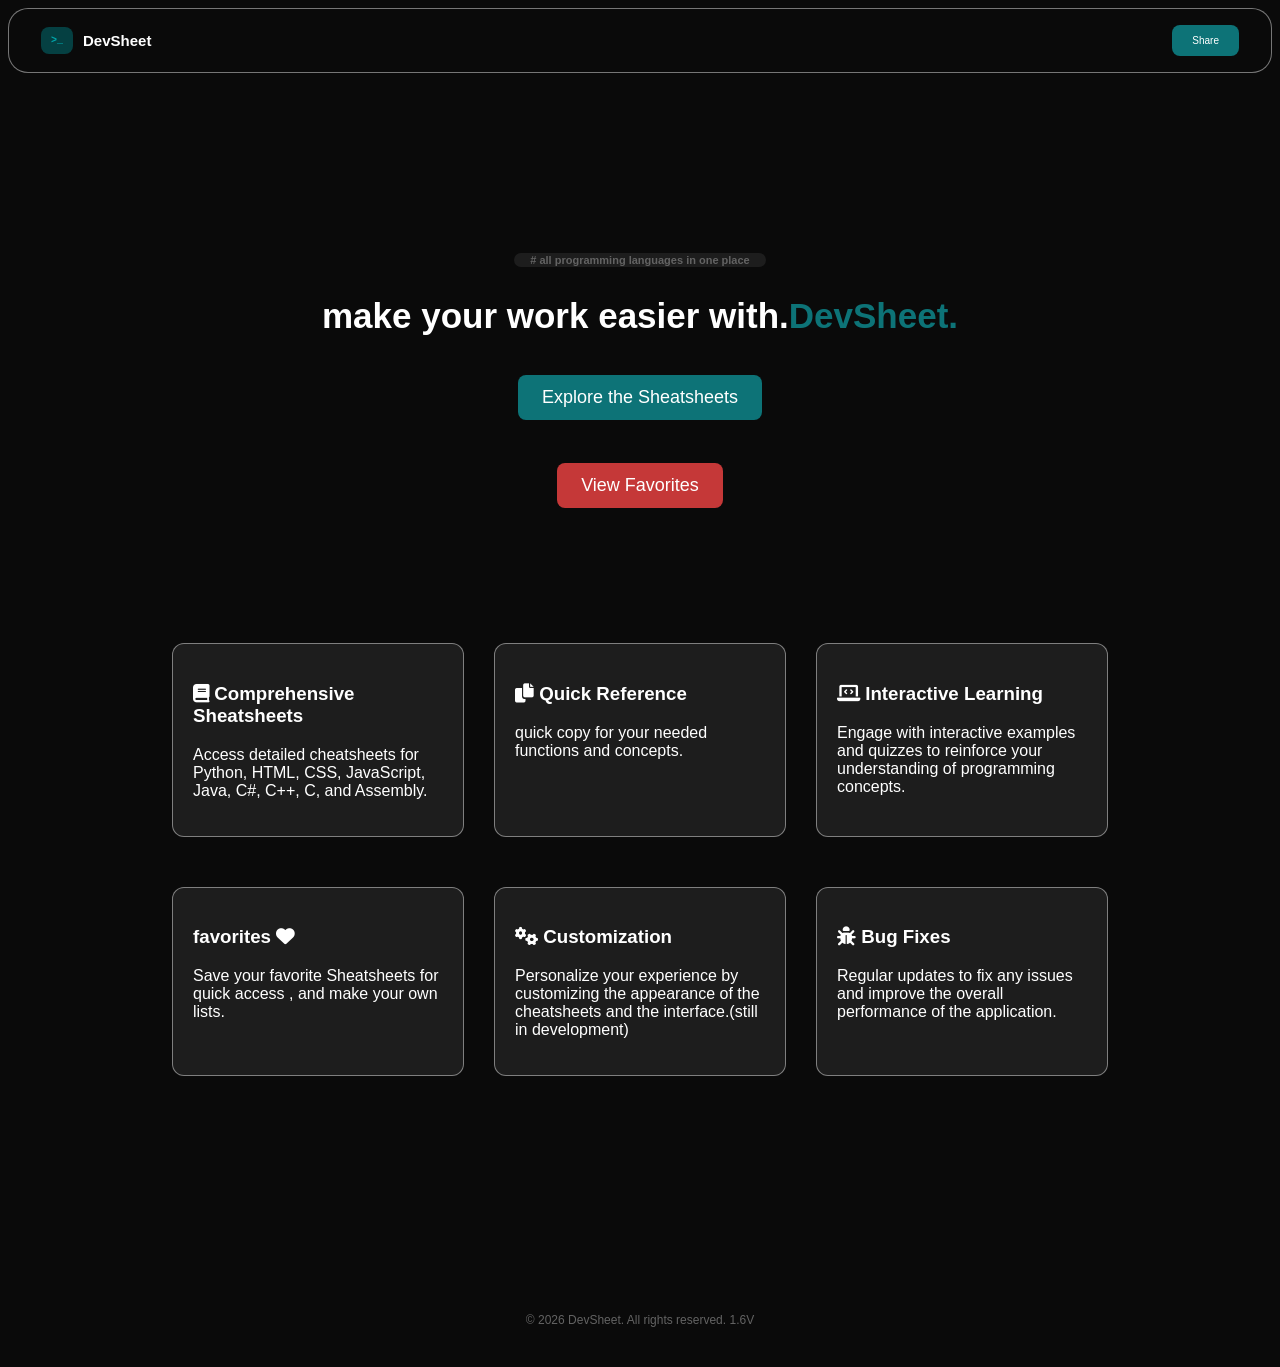
<file: index.html>
<!--a web page for sheatsheet programming languages with favourite features-->
<!--frogramming languages are : python , HTML , CSS , JS , JAVA , C# , C++ , C < assambely-->
<!DOCTYPE html>
<html lang="en" dir="ltr">
<head>
  <meta charset="UTF-8">
  <meta name="viewport" content="width=device-width, initial-scale=1.0">
  <meta name="description" content="A website for programming languages cheatsheets with favorite features">
  <title>DevSheet</title>
  <link href="https://fonts.googleapis.com/css2?family=Cairo:wght@400;700&display=swap" rel="stylesheet">
  <link rel="stylesheet" href="https://cdnjs.cloudflare.com/ajax/libs/font-awesome/6.0.0-beta3/css/all.min.css">
  <link rel="stylesheet" href="style.css">
  <link rel="icon" href="download.png" type="image/png">
  <script src="node.js"></script>
</head>
<body>
  <header>
    <!--the logo and title of the website side by side on the left corner in small -->
    <div class="logo">
        <div class="logo-icon">&gt;_</div>
        <span class="logo-text">DevSheet</span>
    </div>
        <button class="open-btn" id="openAppBtn" onclick="openApp()">Share </button>

</header>
<body> 
    <h4># all programming languages in one place</h4>
    <h2>make your work easier with.<span class="highlight">DevSheet.</span></h2>
    <!--buttons for navigating-->
    <div style="display: flex; flex-direction: column; gap: 15px; align-items: center; margin-bottom: 30px;">
        <button class="go-to-sheets-btn" onclick="window.location.href='sheatsheet.html'">Explore the Sheatsheets</button>
        <button class="fav-btn" onclick="window.location.href='favorites.html'" style="background-color: #c53838;">View Favorites </button>
    </div>
    <!--a small show cards for the features-->
    <div class="features">

        <div class="feature-card">
            <h3><i class="fas fa-book"></i>
               Comprehensive Sheatsheets
              </h3>
            <p>Access detailed cheatsheets for Python, HTML, CSS, JavaScript, Java, C#, C++, C, and Assembly.</p>
        </div>

        <div class="feature-card">
            <h3><i class="fas fa-copy"></i>
                Quick Reference
            </h3>
            <p>quick copy for your needed functions and concepts. </p>
        </div>

        <div class="feature-card">
            <h3><i class="fas fa-laptop-code"></i>
               Interactive Learning
              </h3>
            <p>Engage with interactive examples and quizzes to reinforce your understanding of programming concepts.</p>
        </div>
    </div>
    <div class="features">
    <div class="feature-card">
            <h3>favorites <i class="fas fa-heart"></i>
               
              </h3>
              <p>Save your favorite Sheatsheets for quick access , and make your own lists.</p>

            </div>

        <div class="feature-card">
            <h3><i class="fas fa-cogs"></i>
                Customization
            </h3>
            <p>Personalize your experience by customizing the appearance of the cheatsheets and the interface.(still in development)</p>
        </div>
        <div class="feature-card">
            <h3><i class="fas fa-bug"></i>
                Bug Fixes
            </h3>
            <p>Regular updates to fix any issues and improve the overall performance of the application.</p>
        </div>
    </div>

</body>
<footer>
  <p>&copy; 2026 DevSheet. All rights reserved.  1.6V</p>

</footer>
</html>
</file>
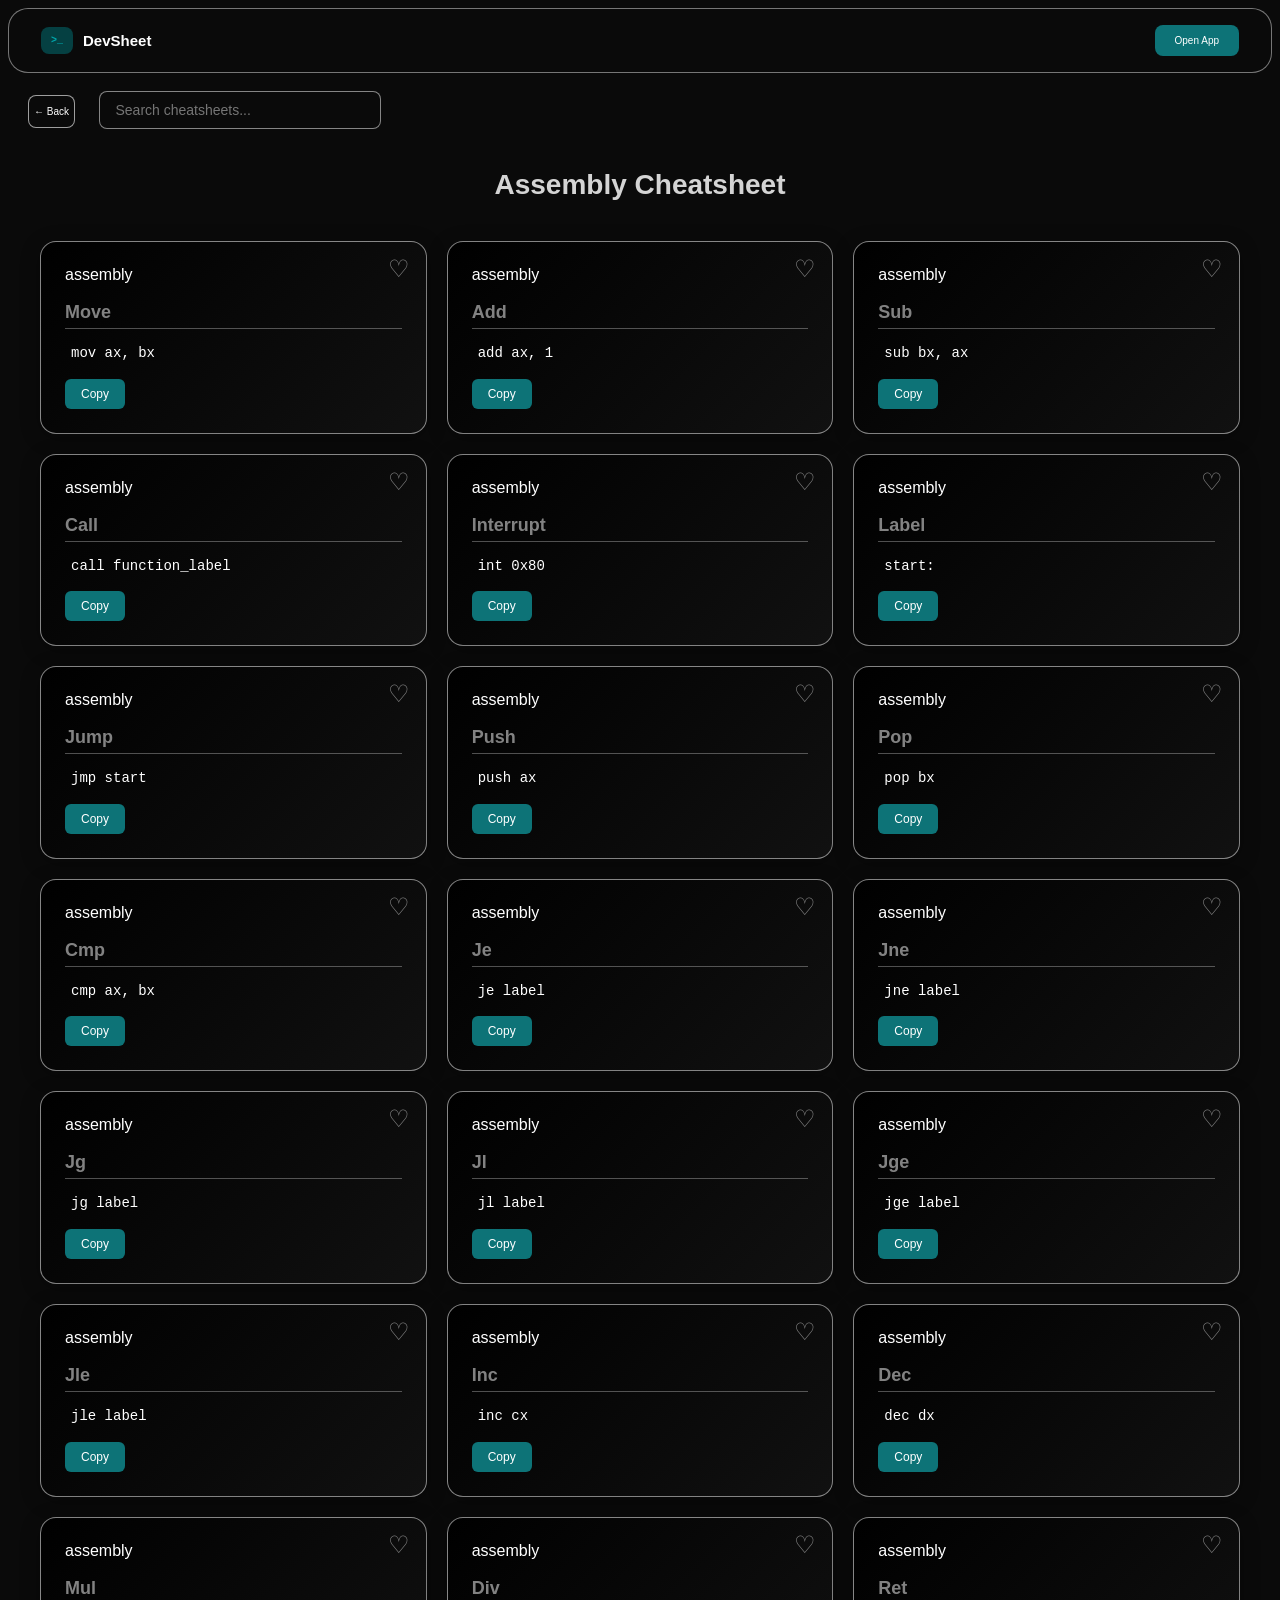
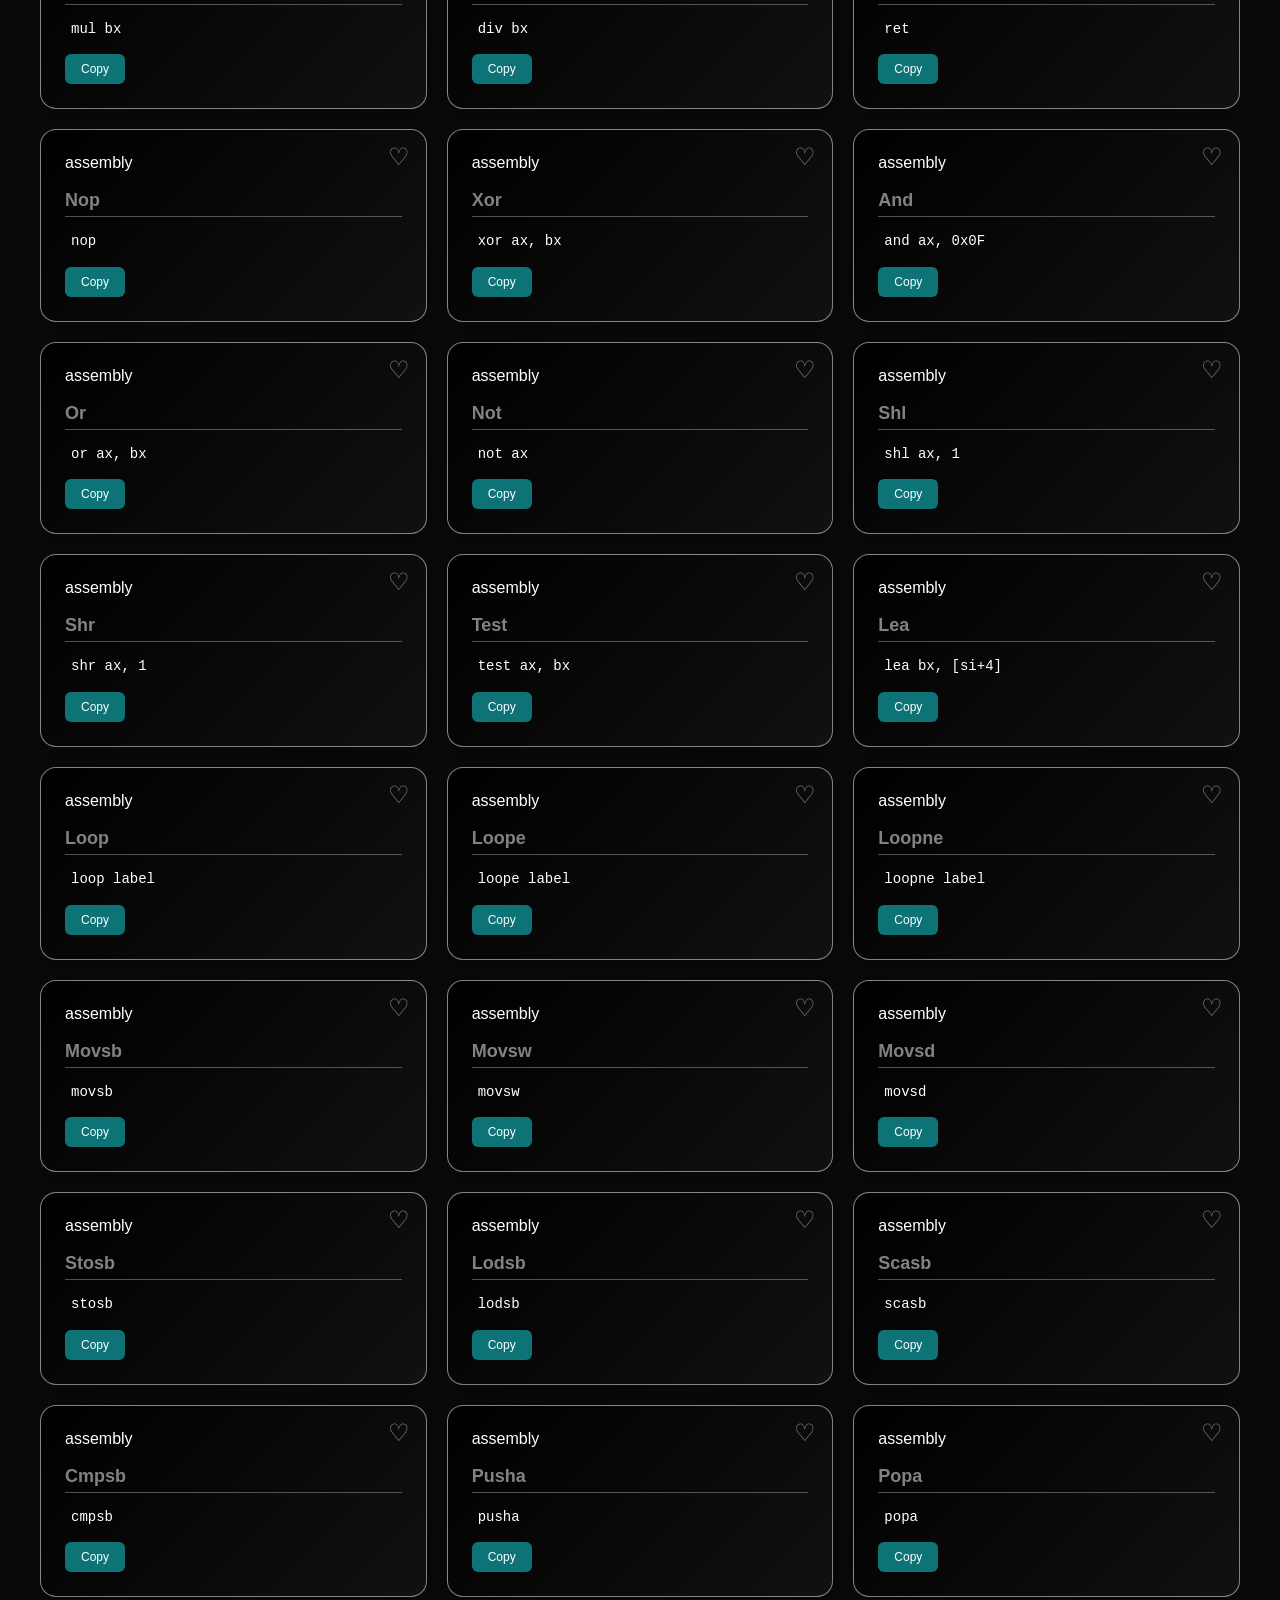
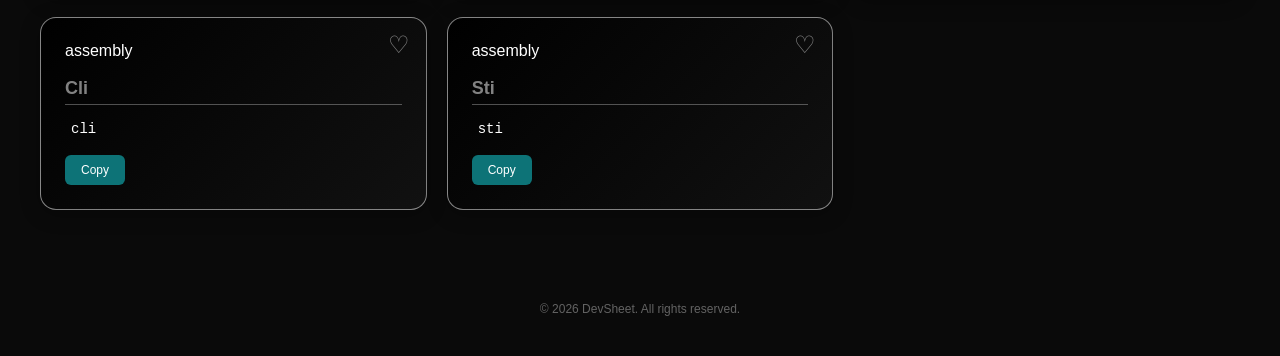
<file: assembly.html>
<!DOCTYPE html>
<html lang="en" dir="ltr"> 
<head>
  <meta charset="UTF-8">
  <meta name="viewport" content="width=device-width, initial-scale=1.0">
  <meta name="description" content="A cheatsheet for basic assembly instructions (x86 syntax)">
  <title>DevSheet - Assembly Cheatsheet</title>
  <link href="https://fonts.googleapis.com/css2?family=Cairo:wght@400;700&display=swap" rel="stylesheet">
  <link rel="stylesheet" href="https://cdnjs.cloudflare.com/ajax/libs/font-awesome/6.0.0-beta3/css/all.min.css">
  <link rel="stylesheet" href="python.css">
  <link rel="icon" href="download.png" type="image/png">
  <script src="node.js"></script>
</head>
<body>
    <header>
        
        
        <div class="logo">
            <div class="logo-icon" onclick="window.location.href='index.html'">&gt;_</div>
            <span class="logo-text" onclick="window.location.href='index.html'">DevSheet</span>
        </div><!--// sanding message warning when taping on the button that given by id openAppBtn-->
        
        <button class="open-btn" id="openAppBtn" onclick="openApp()">Open App</button>
    
    </header>
        <!--return back to the last page -->
        <button class="back-btn" onclick="window.location.href='sheatsheet.html'">← Back</button>
        
        <!-- Search bar -->
        <input type="text" id="search-bar" placeholder="Search cheatsheets...">
        
        <h2>Assembly Cheatsheet</h2>
        
        <!--cards for the sheatsheet withe favorating and copy ability-->
        <div class="cards-container">
            <div class="card">
                <h3>Move</h3>
                <p><code>mov ax, bx</code></p>
                <button class="copy-btn" onclick="copyToClipboard('mov ax, bx')">Copy</button>
            </div>
            <div class="card">
                <h3>Add</h3>
                <p><code>add ax, 1</code></p>
                <button class="copy-btn" onclick="copyToClipboard('add ax, 1')">Copy</button>
            </div>
            <div class="card">
                <h3>Sub</h3>
                <p><code>sub bx, ax</code></p>
                <button class="copy-btn" onclick="copyToClipboard('sub bx, ax')">Copy</button>
            </div>
            <div class="card">
                <h3>Call</h3>
                <p><code>call function_label</code></p>
                <button class="copy-btn" onclick="copyToClipboard('call function_label')">Copy</button>
            </div>
            <div class="card">
                <h3>Interrupt</h3>
                <p><code>int 0x80</code></p>
                <button class="copy-btn" onclick="copyToClipboard('int 0x80')">Copy</button>
            </div>
            <div class="card">
                <h3>Label</h3>
                <p><code>start:</code></p>
                <button class="copy-btn" onclick="copyToClipboard('start:')">Copy</button>
            </div>
            <div class="card">
                <h3>Jump</h3>
                <p><code>jmp start</code></p>
                <button class="copy-btn" onclick="copyToClipboard('jmp start')">Copy</button>
            </div>
            
            <div class="card">
                <h3>Push</h3>
                <p><code>push ax</code></p>
                <button class="copy-btn" onclick="copyToClipboard('push ax')">Copy</button>
            </div>
            
            <div class="card">
                <h3>Pop</h3>
                <p><code>pop bx</code></p>
                <button class="copy-btn" onclick="copyToClipboard('pop bx')">Copy</button>
            </div>
            
            <div class="card">
                <h3>Cmp</h3>
                <p><code>cmp ax, bx</code></p>
                <button class="copy-btn" onclick="copyToClipboard('cmp ax, bx')">Copy</button>
            </div>
            
            <div class="card">
                <h3>Je</h3>
                <p><code>je label</code></p>
                <button class="copy-btn" onclick="copyToClipboard('je label')">Copy</button>
            </div>
            
            <div class="card">
                <h3>Jne</h3>
                <p><code>jne label</code></p>
                <button class="copy-btn" onclick="copyToClipboard('jne label')">Copy</button>
            </div>
            
            <div class="card">
                <h3>Jg</h3>
                <p><code>jg label</code></p>
                <button class="copy-btn" onclick="copyToClipboard('jg label')">Copy</button>
            </div>
            
            <div class="card">
                <h3>Jl</h3>
                <p><code>jl label</code></p>
                <button class="copy-btn" onclick="copyToClipboard('jl label')">Copy</button>
            </div>
            
            <div class="card">
                <h3>Jge</h3>
                <p><code>jge label</code></p>
                <button class="copy-btn" onclick="copyToClipboard('jge label')">Copy</button>
            </div>
            
            <div class="card">
                <h3>Jle</h3>
                <p><code>jle label</code></p>
                <button class="copy-btn" onclick="copyToClipboard('jle label')">Copy</button>
            </div>
            
            <div class="card">
                <h3>Inc</h3>
                <p><code>inc cx</code></p>
                <button class="copy-btn" onclick="copyToClipboard('inc cx')">Copy</button>
            </div>
            
            <div class="card">
                <h3>Dec</h3>
                <p><code>dec dx</code></p>
                <button class="copy-btn" onclick="copyToClipboard('dec dx')">Copy</button>
            </div>
            
            <div class="card">
                <h3>Mul</h3>
                <p><code>mul bx</code></p>
                <button class="copy-btn" onclick="copyToClipboard('mul bx')">Copy</button>
            </div>
            
            <div class="card">
                <h3>Div</h3>
                <p><code>div bx</code></p>
                <button class="copy-btn" onclick="copyToClipboard('div bx')">Copy</button>
            </div>
            
            <div class="card">
                <h3>Ret</h3>
                <p><code>ret</code></p>
                <button class="copy-btn" onclick="copyToClipboard('ret')">Copy</button>
            </div>
            
            <div class="card">
                <h3>Nop</h3>
                <p><code>nop</code></p>
                <button class="copy-btn" onclick="copyToClipboard('nop')">Copy</button>
            </div>
            
            <div class="card">
                <h3>Xor</h3>
                <p><code>xor ax, bx</code></p>
                <button class="copy-btn" onclick="copyToClipboard('xor ax, bx')">Copy</button>
            </div>
            
            <div class="card">
                <h3>And</h3>
                <p><code>and ax, 0x0F</code></p>
                <button class="copy-btn" onclick="copyToClipboard('and ax, 0x0F')">Copy</button>
            </div>
            
            <div class="card">
                <h3>Or</h3>
                <p><code>or ax, bx</code></p>
                <button class="copy-btn" onclick="copyToClipboard('or ax, bx')">Copy</button>
            </div>
            
            <div class="card">
                <h3>Not</h3>
                <p><code>not ax</code></p>
                <button class="copy-btn" onclick="copyToClipboard('not ax')">Copy</button>
            </div>
            
            <div class="card">
                <h3>Shl</h3>
                <p><code>shl ax, 1</code></p>
                <button class="copy-btn" onclick="copyToClipboard('shl ax, 1')">Copy</button>
            </div>
            
            <div class="card">
                <h3>Shr</h3>
                <p><code>shr ax, 1</code></p>
                <button class="copy-btn" onclick="copyToClipboard('shr ax, 1')">Copy</button>
            </div>
            
            <div class="card">
                <h3>Test</h3>
                <p><code>test ax, bx</code></p>
                <button class="copy-btn" onclick="copyToClipboard('test ax, bx')">Copy</button>
            </div>
            
            <div class="card">
                <h3>Lea</h3>
                <p><code>lea bx, [si+4]</code></p>
                <button class="copy-btn" onclick="copyToClipboard('lea bx, [si+4]')">Copy</button>
            </div>
            
            <div class="card">
                <h3>Loop</h3>
                <p><code>loop label</code></p>
                <button class="copy-btn" onclick="copyToClipboard('loop label')">Copy</button>
            </div>
            
            <div class="card">
                <h3>Loope</h3>
                <p><code>loope label</code></p>
                <button class="copy-btn" onclick="copyToClipboard('loope label')">Copy</button>
            </div>
            
            <div class="card">
                <h3>Loopne</h3>
                <p><code>loopne label</code></p>
                <button class="copy-btn" onclick="copyToClipboard('loopne label')">Copy</button>
            </div>
            
            <div class="card">
                <h3>Movsb</h3>
                <p><code>movsb</code></p>
                <button class="copy-btn" onclick="copyToClipboard('movsb')">Copy</button>
            </div>
            
            <div class="card">
                <h3>Movsw</h3>
                <p><code>movsw</code></p>
                <button class="copy-btn" onclick="copyToClipboard('movsw')">Copy</button>
            </div>
            
            <div class="card">
                <h3>Movsd</h3>
                <p><code>movsd</code></p>
                <button class="copy-btn" onclick="copyToClipboard('movsd')">Copy</button>
            </div>
            
            <div class="card">
                <h3>Stosb</h3>
                <p><code>stosb</code></p>
                <button class="copy-btn" onclick="copyToClipboard('stosb')">Copy</button>
            </div>
            
            <div class="card">
                <h3>Lodsb</h3>
                <p><code>lodsb</code></p>
                <button class="copy-btn" onclick="copyToClipboard('lodsb')">Copy</button>
            </div>
            
            <div class="card">
                <h3>Scasb</h3>
                <p><code>scasb</code></p>
                <button class="copy-btn" onclick="copyToClipboard('scasb')">Copy</button>
            </div>
            
            <div class="card">
                <h3>Cmpsb</h3>
                <p><code>cmpsb</code></p>
                <button class="copy-btn" onclick="copyToClipboard('cmpsb')">Copy</button>
            </div>
            
            <div class="card">
                <h3>Pusha</h3>
                <p><code>pusha</code></p>
                <button class="copy-btn" onclick="copyToClipboard('pusha')">Copy</button>
            </div>
            
            <div class="card">
                <h3>Popa</h3>
                <p><code>popa</code></p>
                <button class="copy-btn" onclick="copyToClipboard('popa')">Copy</button>
            </div>
            
            <div class="card">
                <h3>Cli</h3>
                <p><code>cli</code></p>
                <button class="copy-btn" onclick="copyToClipboard('cli')">Copy</button>
            </div>
            
            <div class="card">
                <h3>Sti</h3>
                <p><code>sti</code></p>
                <button class="copy-btn" onclick="copyToClipboard('sti')">Copy</button>
            </div>

        </div>
        
    </body>
    <footer>
        <p>&copy; 2026 DevSheet. All rights reserved.</p> 
    </footer>
</html>
</file>
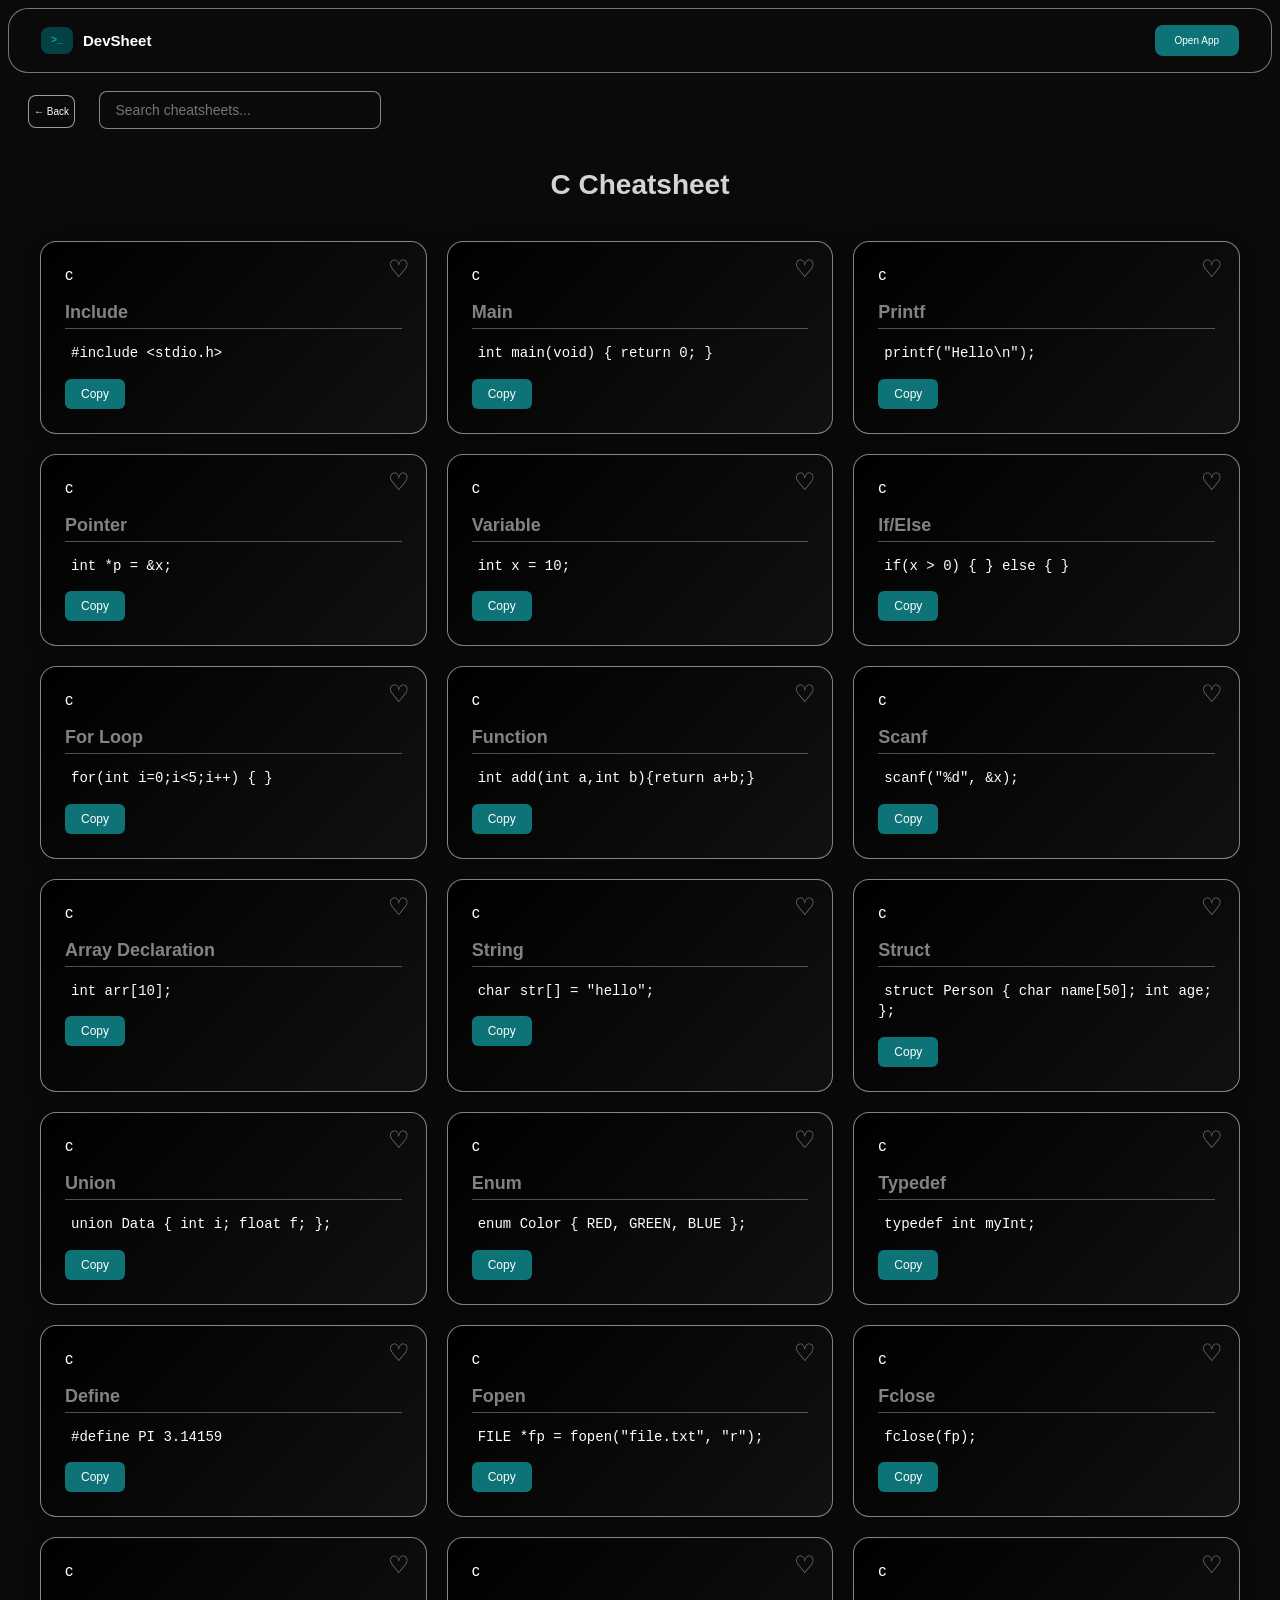
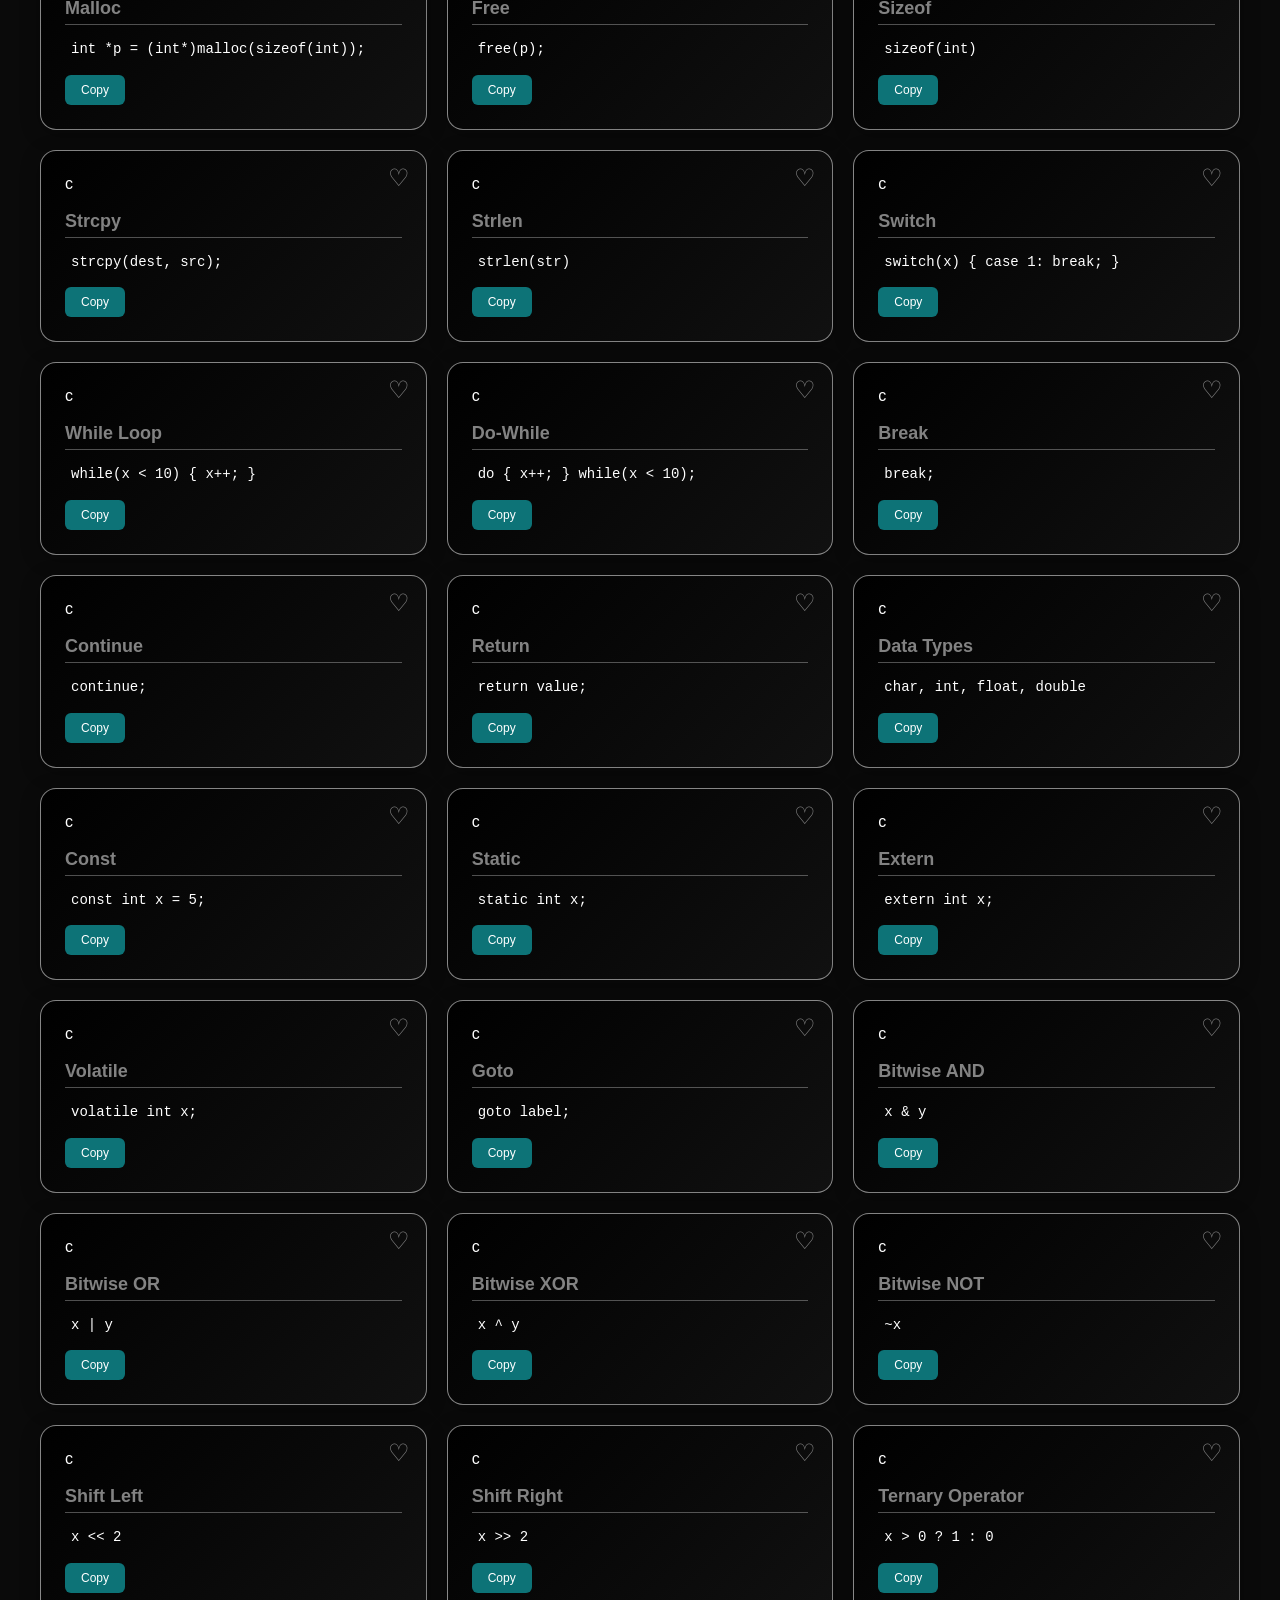
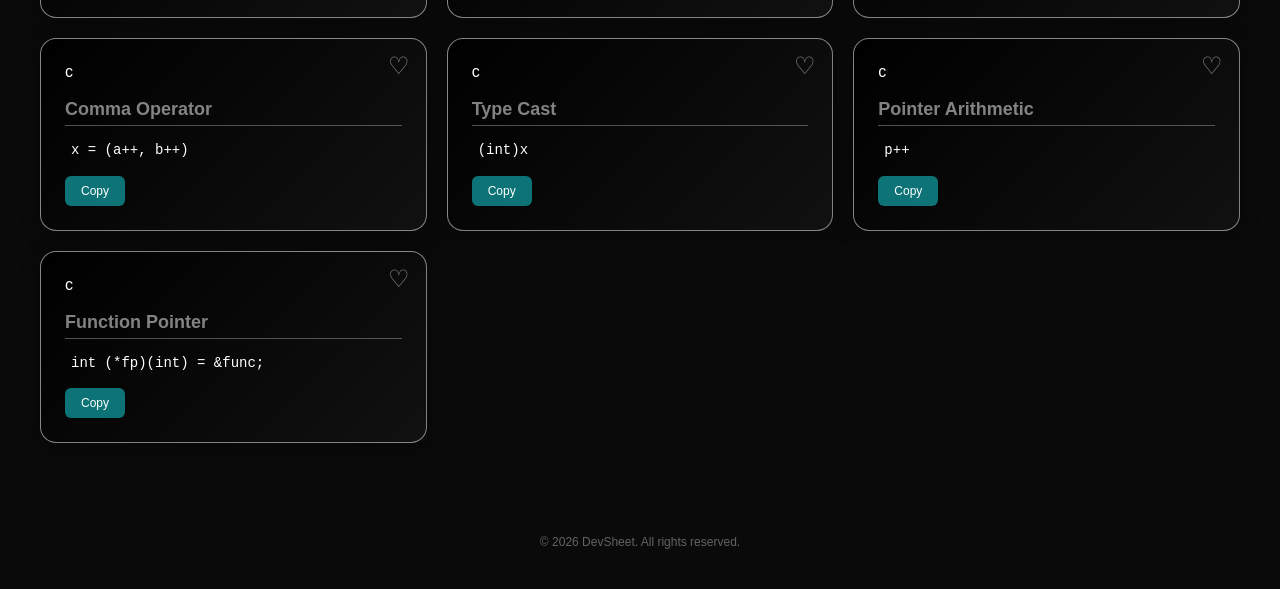
<file: c.html>
<!DOCTYPE html>
<html lang="en" dir="ltr"> 
<head>
  <meta charset="UTF-8">
  <meta name="viewport" content="width=device-width, initial-scale=1.0">
  <meta name="description" content="A cheatsheet for C language syntax and standard functions">
  <title>DevSheet - C Cheatsheet</title>
  <link href="https://fonts.googleapis.com/css2?family=Cairo:wght@400;700&display=swap" rel="stylesheet">
  <link rel="stylesheet" href="https://cdnjs.cloudflare.com/ajax/libs/font-awesome/6.0.0-beta3/css/all.min.css">
  <link rel="stylesheet" href="python.css">
  <link rel="icon" href="download.png" type="image/png">
  <script src="node.js"></script>
</head>
<body>
    <header>
        
        
        <div class="logo">
            <div class="logo-icon" onclick="window.location.href='index.html'">&gt;_</div>
            <span class="logo-text" onclick="window.location.href='index.html'">DevSheet</span>
        </div><!--// sanding message warning when taping on the button that given by id openAppBtn-->
        
        <button class="open-btn" id="openAppBtn" onclick="openApp()">Open App</button>
    
    </header>
        <!--return back to the last page -->
        <button class="back-btn" onclick="window.location.href='sheatsheet.html'">← Back</button>
        
        <!-- Search bar -->
        <input type="text" id="search-bar" placeholder="Search cheatsheets...">
        
        <h2>C Cheatsheet</h2>
        
        <!--cards for the sheatsheet withe favorating and copy ability-->
        <div class="cards-container">
            <div class="card">
                <h3>Include</h3>
                <p><code>#include &lt;stdio.h&gt;</code></p>
                <button class="copy-btn" onclick="copyToClipboard('#include &lt;stdio.h&gt;')">Copy</button>
            </div>
            <div class="card">
                <h3>Main</h3>
                <p><code>int main(void) { return 0; }</code></p>
                <button class="copy-btn" onclick="copyToClipboard('int main(void) { return 0; }')">Copy</button>
            </div>
            <div class="card">
                <h3>Printf</h3>
                <p><code>printf("Hello\n");</code></p>
                <button class="copy-btn" onclick="copyToClipboard('printf(&quot;Hello\\n&quot;);')">Copy</button>
            </div>
            <div class="card">
                <h3>Pointer</h3>
                <p><code>int *p = &amp;x;</code></p>
                <button class="copy-btn" onclick="copyToClipboard('int *p = &amp;x;')">Copy</button>
            </div>
            <div class="card">
                <h3>Variable</h3>
                <p><code>int x = 10;</code></p>
                <button class="copy-btn" onclick="copyToClipboard('int x = 10;')">Copy</button>
            </div>
            <div class="card">
                <h3>If/Else</h3>
                <p><code>if(x &gt; 0) { } else { }</code></p>
                <button class="copy-btn" onclick="copyToClipboard('if(x &gt; 0) { } else { }')">Copy</button>
            </div>
            <div class="card">
                <h3>For Loop</h3>
                <p><code>for(int i=0;i&lt;5;i++) { }</code></p>
                <button class="copy-btn" onclick="copyToClipboard('for(int i=0;i&lt;5;i++) { }')">Copy</button>
            </div>
            <div class="card">
                <h3>Function</h3>
                <p><code>int add(int a,int b){return a+b;}</code></p>
                <button class="copy-btn" onclick="copyToClipboard('int add(int a,int b){return a+b;}')">Copy</button>
            </div>
            
            <div class="card">
                <h3>Scanf</h3>
                <p><code>scanf("%d", &amp;x);</code></p>
                <button class="copy-btn" onclick="copyToClipboard('scanf(&quot;%d&quot;, &amp;x);')">Copy</button>
            </div>
            
            <div class="card">
                <h3>Array Declaration</h3>
                <p><code>int arr[10];</code></p>
                <button class="copy-btn" onclick="copyToClipboard('int arr[10];')">Copy</button>
            </div>
            
            <div class="card">
                <h3>String</h3>
                <p><code>char str[] = "hello";</code></p>
                <button class="copy-btn" onclick="copyToClipboard('char str[] = &quot;hello&quot;;')">Copy</button>
            </div>
            
            <div class="card">
                <h3>Struct</h3>
                <p><code>struct Person { char name[50]; int age; };</code></p>
                <button class="copy-btn" onclick="copyToClipboard('struct Person { char name[50]; int age; };')">Copy</button>
            </div>
            
            <div class="card">
                <h3>Union</h3>
                <p><code>union Data { int i; float f; };</code></p>
                <button class="copy-btn" onclick="copyToClipboard('union Data { int i; float f; };')">Copy</button>
            </div>
            
            <div class="card">
                <h3>Enum</h3>
                <p><code>enum Color { RED, GREEN, BLUE };</code></p>
                <button class="copy-btn" onclick="copyToClipboard('enum Color { RED, GREEN, BLUE };')">Copy</button>
            </div>
            
            <div class="card">
                <h3>Typedef</h3>
                <p><code>typedef int myInt;</code></p>
                <button class="copy-btn" onclick="copyToClipboard('typedef int myInt;')">Copy</button>
            </div>
            
            <div class="card">
                <h3>Define</h3>
                <p><code>#define PI 3.14159</code></p>
                <button class="copy-btn" onclick="copyToClipboard('#define PI 3.14159')">Copy</button>
            </div>
            
            <div class="card">
                <h3>Fopen</h3>
                <p><code>FILE *fp = fopen("file.txt", "r");</code></p>
                <button class="copy-btn" onclick="copyToClipboard('FILE *fp = fopen(&quot;file.txt&quot;, &quot;r&quot;);')">Copy</button>
            </div>
            
            <div class="card">
                <h3>Fclose</h3>
                <p><code>fclose(fp);</code></p>
                <button class="copy-btn" onclick="copyToClipboard('fclose(fp);')">Copy</button>
            </div>
            
            <div class="card">
                <h3>Malloc</h3>
                <p><code>int *p = (int*)malloc(sizeof(int));</code></p>
                <button class="copy-btn" onclick="copyToClipboard('int *p = (int*)malloc(sizeof(int));')">Copy</button>
            </div>
            
            <div class="card">
                <h3>Free</h3>
                <p><code>free(p);</code></p>
                <button class="copy-btn" onclick="copyToClipboard('free(p);')">Copy</button>
            </div>
            
            <div class="card">
                <h3>Sizeof</h3>
                <p><code>sizeof(int)</code></p>
                <button class="copy-btn" onclick="copyToClipboard('sizeof(int)')">Copy</button>
            </div>
            
            <div class="card">
                <h3>Strcpy</h3>
                <p><code>strcpy(dest, src);</code></p>
                <button class="copy-btn" onclick="copyToClipboard('strcpy(dest, src);')">Copy</button>
            </div>
            
            <div class="card">
                <h3>Strlen</h3>
                <p><code>strlen(str)</code></p>
                <button class="copy-btn" onclick="copyToClipboard('strlen(str)')">Copy</button>
            </div>
            
            <div class="card">
                <h3>Switch</h3>
                <p><code>switch(x) { case 1: break; }</code></p>
                <button class="copy-btn" onclick="copyToClipboard('switch(x) { case 1: break; }')">Copy</button>
            </div>
            
            <div class="card">
                <h3>While Loop</h3>
                <p><code>while(x < 10) { x++; }</code></p>
                <button class="copy-btn" onclick="copyToClipboard('while(x &lt; 10) { x++; }')">Copy</button>
            </div>
            
            <div class="card">
                <h3>Do-While</h3>
                <p><code>do { x++; } while(x < 10);</code></p>
                <button class="copy-btn" onclick="copyToClipboard('do { x++; } while(x &lt; 10);')">Copy</button>
            </div>
            
            <div class="card">
                <h3>Break</h3>
                <p><code>break;</code></p>
                <button class="copy-btn" onclick="copyToClipboard('break;')">Copy</button>
            </div>
            
            <div class="card">
                <h3>Continue</h3>
                <p><code>continue;</code></p>
                <button class="copy-btn" onclick="copyToClipboard('continue;')">Copy</button>
            </div>
            
            <div class="card">
                <h3>Return</h3>
                <p><code>return value;</code></p>
                <button class="copy-btn" onclick="copyToClipboard('return value;')">Copy</button>
            </div>
            
            <div class="card">
                <h3>Data Types</h3>
                <p><code>char, int, float, double</code></p>
                <button class="copy-btn" onclick="copyToClipboard('char, int, float, double')">Copy</button>
            </div>
            
            <div class="card">
                <h3>Const</h3>
                <p><code>const int x = 5;</code></p>
                <button class="copy-btn" onclick="copyToClipboard('const int x = 5;')">Copy</button>
            </div>
            
            <div class="card">
                <h3>Static</h3>
                <p><code>static int x;</code></p>
                <button class="copy-btn" onclick="copyToClipboard('static int x;')">Copy</button>
            </div>
            
            <div class="card">
                <h3>Extern</h3>
                <p><code>extern int x;</code></p>
                <button class="copy-btn" onclick="copyToClipboard('extern int x;')">Copy</button>
            </div>
            
            <div class="card">
                <h3>Volatile</h3>
                <p><code>volatile int x;</code></p>
                <button class="copy-btn" onclick="copyToClipboard('volatile int x;')">Copy</button>
            </div>
            
            <div class="card">
                <h3>Goto</h3>
                <p><code>goto label;</code></p>
                <button class="copy-btn" onclick="copyToClipboard('goto label;')">Copy</button>
            </div>
            
            <div class="card">
                <h3>Bitwise AND</h3>
                <p><code>x & y</code></p>
                <button class="copy-btn" onclick="copyToClipboard('x & y')">Copy</button>
            </div>
            
            <div class="card">
                <h3>Bitwise OR</h3>
                <p><code>x | y</code></p>
                <button class="copy-btn" onclick="copyToClipboard('x | y')">Copy</button>
            </div>
            
            <div class="card">
                <h3>Bitwise XOR</h3>
                <p><code>x ^ y</code></p>
                <button class="copy-btn" onclick="copyToClipboard('x ^ y')">Copy</button>
            </div>
            
            <div class="card">
                <h3>Bitwise NOT</h3>
                <p><code>~x</code></p>
                <button class="copy-btn" onclick="copyToClipboard('~x')">Copy</button>
            </div>
            
            <div class="card">
                <h3>Shift Left</h3>
                <p><code>x << 2</code></p>
                <button class="copy-btn" onclick="copyToClipboard('x &lt;&lt; 2')">Copy</button>
            </div>
            
            <div class="card">
                <h3>Shift Right</h3>
                <p><code>x >> 2</code></p>
                <button class="copy-btn" onclick="copyToClipboard('x &gt;&gt; 2')">Copy</button>
            </div>
            
            <div class="card">
                <h3>Ternary Operator</h3>
                <p><code>x > 0 ? 1 : 0</code></p>
                <button class="copy-btn" onclick="copyToClipboard('x &gt; 0 ? 1 : 0')">Copy</button>
            </div>
            
            <div class="card">
                <h3>Comma Operator</h3>
                <p><code>x = (a++, b++)</code></p>
                <button class="copy-btn" onclick="copyToClipboard('x = (a++, b++)')">Copy</button>
            </div>
            
            <div class="card">
                <h3>Type Cast</h3>
                <p><code>(int)x</code></p>
                <button class="copy-btn" onclick="copyToClipboard('(int)x')">Copy</button>
            </div>
            
            <div class="card">
                <h3>Pointer Arithmetic</h3>
                <p><code>p++</code></p>
                <button class="copy-btn" onclick="copyToClipboard('p++')">Copy</button>
            </div>
            
            <div class="card">
                <h3>Function Pointer</h3>
                <p><code>int (*fp)(int) = &func;</code></p>
                <button class="copy-btn" onclick="copyToClipboard('int (*fp)(int) = &func;')">Copy</button>
            </div>

        </div>
        
    </body>
    <footer>
        <p>&copy; 2026 DevSheet. All rights reserved.</p> 
    </footer>
</html>
</file>
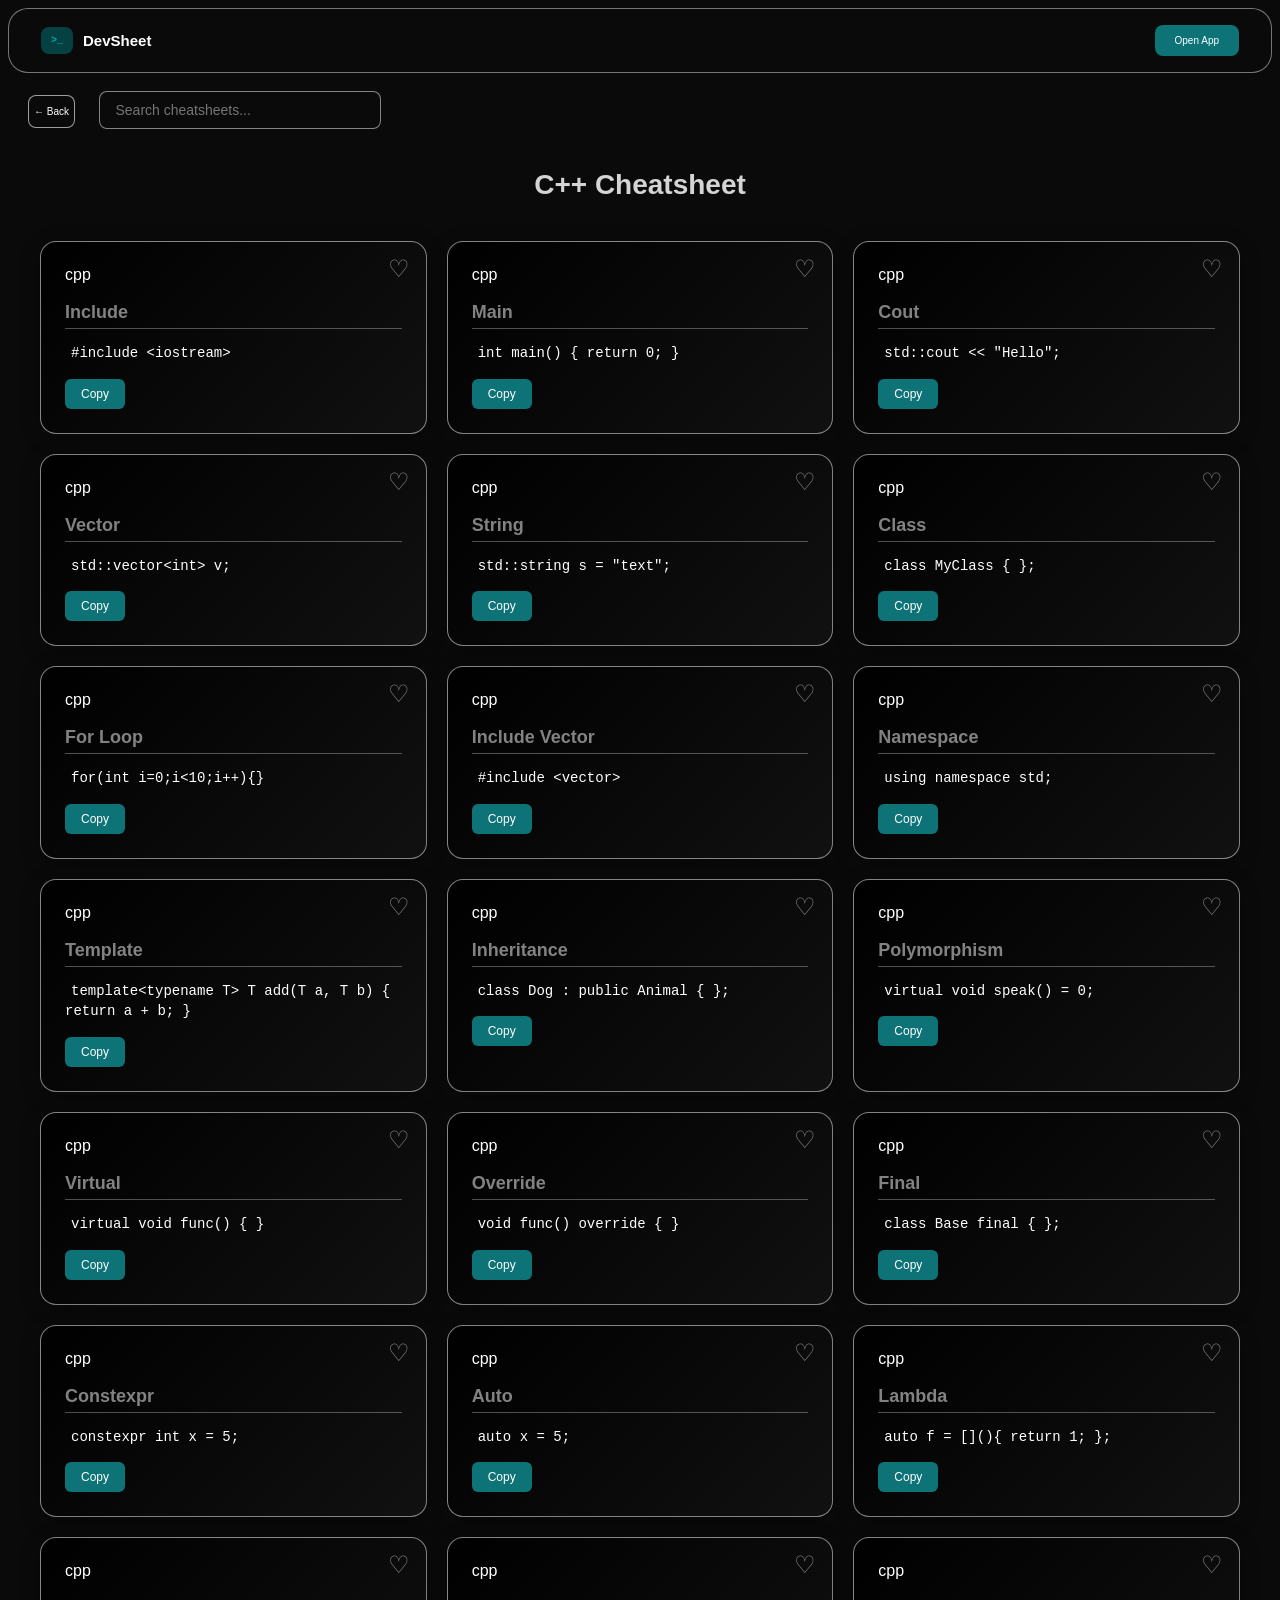
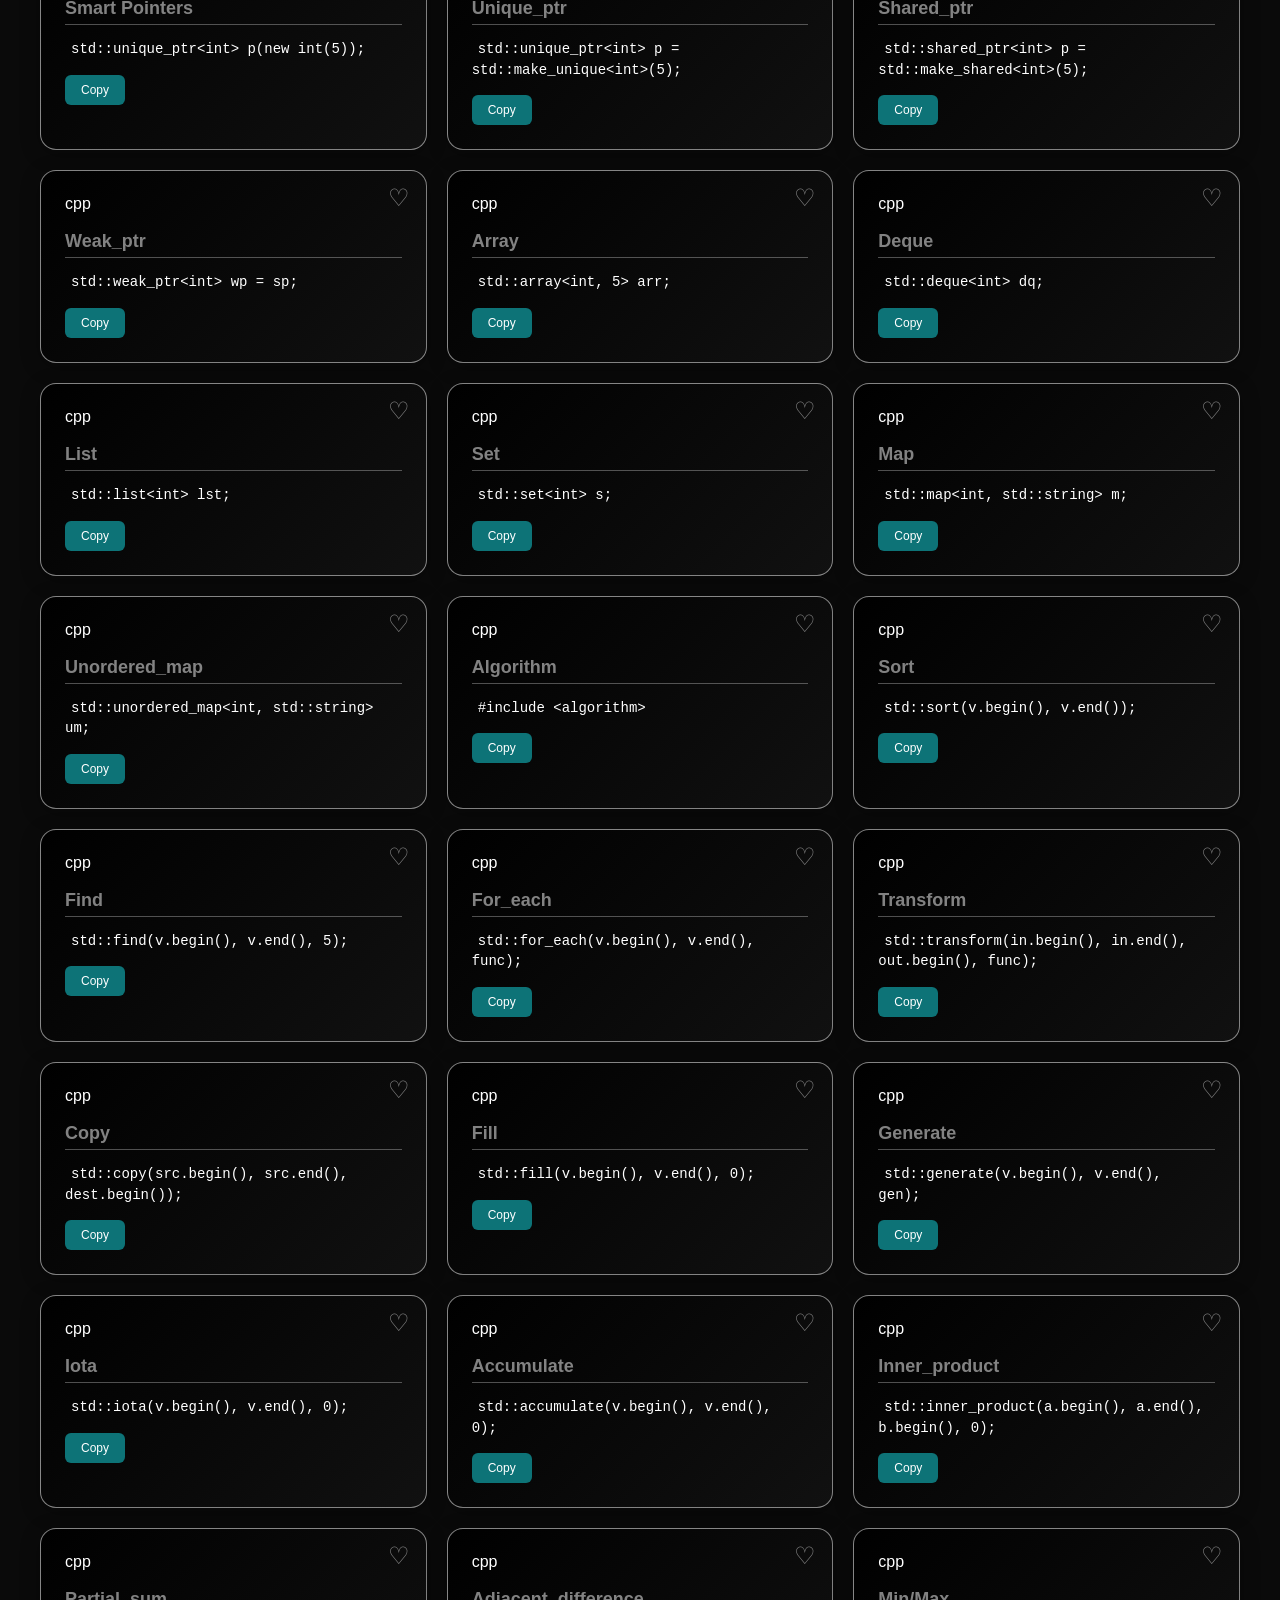
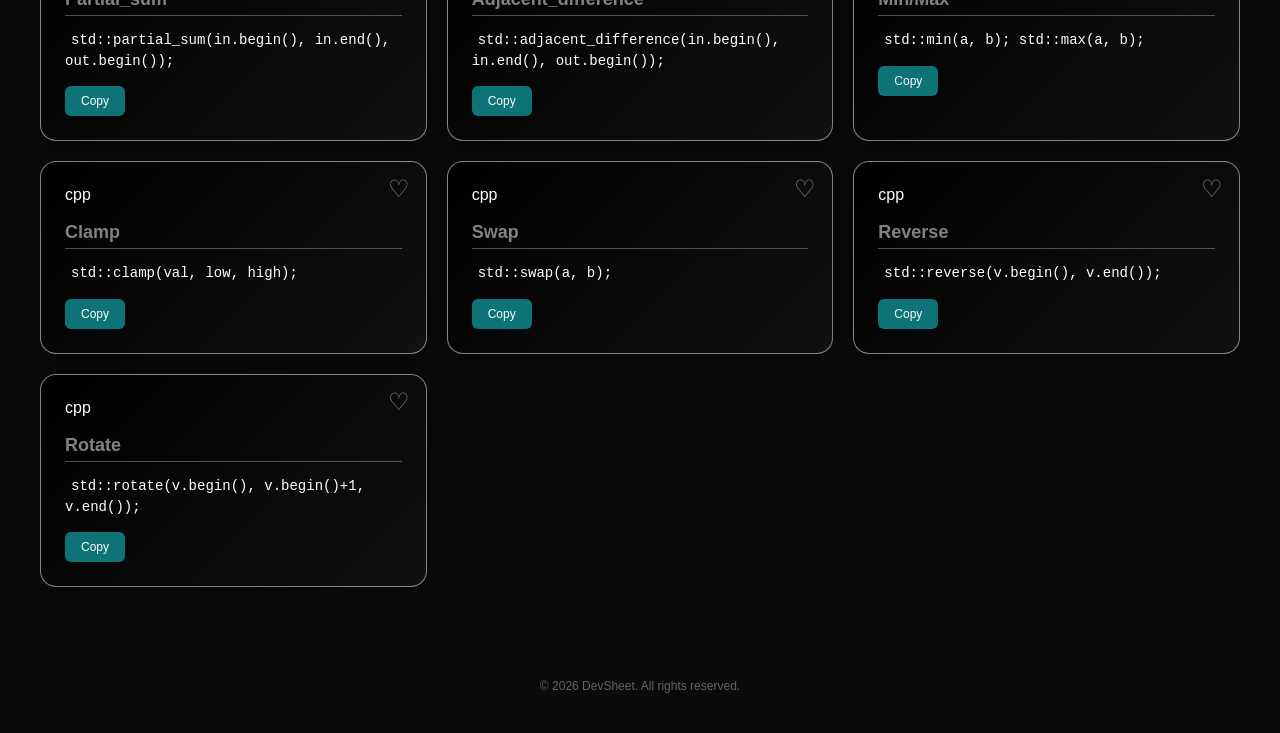
<file: cpp.html>
<!DOCTYPE html>
<html lang="en" dir="ltr"> 
<head>
  <meta charset="UTF-8">
  <meta name="viewport" content="width=device-width, initial-scale=1.0">
  <meta name="description" content="A cheatsheet for C++ syntax and standard library snippets">
  <title>DevSheet - C++ Cheatsheet</title>
  <link href="https://fonts.googleapis.com/css2?family=Cairo:wght@400;700&display=swap" rel="stylesheet">
  <link rel="stylesheet" href="https://cdnjs.cloudflare.com/ajax/libs/font-awesome/6.0.0-beta3/css/all.min.css">
  <link rel="stylesheet" href="python.css">
  <link rel="icon" href="download.png" type="image/png">
  <script src="node.js"></script>
</head>
<body>
    <header>
        
        
        <div class="logo">
            <div class="logo-icon" onclick="window.location.href='index.html'">&gt;_</div>
            <span class="logo-text" onclick="window.location.href='index.html'">DevSheet</span>
        </div><!--// sanding message warning when taping on the button that given by id openAppBtn-->
        
        <button class="open-btn" id="openAppBtn" onclick="openApp()">Open App</button>
    
    </header>
        <!--return back to the last page -->
        <button class="back-btn" onclick="window.location.href='sheatsheet.html'">← Back</button>
        
        <!-- Search bar -->
        <input type="text" id="search-bar" placeholder="Search cheatsheets...">
        
        <h2>C++ Cheatsheet</h2>
        
        <!--cards for the sheatsheet withe favorating and copy ability-->
        <div class="cards-container">
            <div class="card">
                <h3>Include</h3>
                <p><code>#include &lt;iostream&gt;</code></p>
                <button class="copy-btn" onclick="copyToClipboard('#include &lt;iostream&gt;')">Copy</button>
            </div>
            <div class="card">
                <h3>Main</h3>
                <p><code>int main() { return 0; }</code></p>
                <button class="copy-btn" onclick="copyToClipboard('int main() { return 0; }')">Copy</button>
            </div>
            <div class="card">
                <h3>Cout</h3>
                <p><code>std::cout &lt;&lt; "Hello";</code></p>
                <button class="copy-btn" onclick="copyToClipboard('std::cout &lt;&lt; &quot;Hello&quot;;')">Copy</button>
            </div>
            <div class="card">
                <h3>Vector</h3>
                <p><code>std::vector&lt;int&gt; v;</code></p>
                <button class="copy-btn" onclick="copyToClipboard('std::vector&lt;int&gt; v;')">Copy</button>
            </div>
            <div class="card">
                <h3>String</h3>
                <p><code>std::string s = "text";</code></p>
                <button class="copy-btn" onclick="copyToClipboard('std::string s = \"text\";')">Copy</button>
            </div>
            <div class="card">
                <h3>Class</h3>
                <p><code>class MyClass { };</code></p>
                <button class="copy-btn" onclick='copyToClipboard("class MyClass { };")'>Copy</button>
            </div>
            <div class="card">
                <h3>For Loop</h3>
                <p><code>for(int i=0;i&lt;10;i++){}</code></p>
                <button class="copy-btn" onclick="copyToClipboard('for(int i=0;i&lt;10;i++){}')">Copy</button>
            </div>
            <div class="card">
                <h3>Include Vector</h3>
                <p><code>#include &lt;vector&gt;</code></p>
                <button class="copy-btn" onclick="copyToClipboard('#include &lt;vector&gt;')">Copy</button>
            </div>
            
            <div class="card">
                <h3>Namespace</h3>
                <p><code>using namespace std;</code></p>
                <button class="copy-btn" onclick="copyToClipboard('using namespace std;')">Copy</button>
            </div>
            
            <div class="card">
                <h3>Template</h3>
                <p><code>template&lt;typename T&gt; T add(T a, T b) { return a + b; }</code></p>
                <button class="copy-btn" onclick="copyToClipboard('template&lt;typename T&gt; T add(T a, T b) { return a + b; }')">Copy</button>
            </div>
            
            <div class="card">
                <h3>Inheritance</h3>
                <p><code>class Dog : public Animal { };</code></p>
                <button class="copy-btn" onclick="copyToClipboard('class Dog : public Animal { };')">Copy</button>
            </div>
            
            <div class="card">
                <h3>Polymorphism</h3>
                <p><code>virtual void speak() = 0;</code></p>
                <button class="copy-btn" onclick="copyToClipboard('virtual void speak() = 0;')">Copy</button>
            </div>
            
            <div class="card">
                <h3>Virtual</h3>
                <p><code>virtual void func() { }</code></p>
                <button class="copy-btn" onclick="copyToClipboard('virtual void func() { }')">Copy</button>
            </div>
            
            <div class="card">
                <h3>Override</h3>
                <p><code>void func() override { }</code></p>
                <button class="copy-btn" onclick="copyToClipboard('void func() override { }')">Copy</button>
            </div>
            
            <div class="card">
                <h3>Final</h3>
                <p><code>class Base final { };</code></p>
                <button class="copy-btn" onclick="copyToClipboard('class Base final { };')">Copy</button>
            </div>
            
            <div class="card">
                <h3>Constexpr</h3>
                <p><code>constexpr int x = 5;</code></p>
                <button class="copy-btn" onclick="copyToClipboard('constexpr int x = 5;')">Copy</button>
            </div>
            
            <div class="card">
                <h3>Auto</h3>
                <p><code>auto x = 5;</code></p>
                <button class="copy-btn" onclick="copyToClipboard('auto x = 5;')">Copy</button>
            </div>
            
            <div class="card">
                <h3>Lambda</h3>
                <p><code>auto f = [](){ return 1; };</code></p>
                <button class="copy-btn" onclick="copyToClipboard('auto f = [](){ return 1; };')">Copy</button>
            </div>
            
            <div class="card">
                <h3>Smart Pointers</h3>
                <p><code>std::unique_ptr&lt;int&gt; p(new int(5));</code></p>
                <button class="copy-btn" onclick="copyToClipboard('std::unique_ptr&lt;int&gt; p(new int(5));')">Copy</button>
            </div>
            
            <div class="card">
                <h3>Unique_ptr</h3>
                <p><code>std::unique_ptr&lt;int&gt; p = std::make_unique&lt;int&gt;(5);</code></p>
                <button class="copy-btn" onclick="copyToClipboard('std::unique_ptr&lt;int&gt; p = std::make_unique&lt;int&gt;(5);')">Copy</button>
            </div>
            
            <div class="card">
                <h3>Shared_ptr</h3>
                <p><code>std::shared_ptr&lt;int&gt; p = std::make_shared&lt;int&gt;(5);</code></p>
                <button class="copy-btn" onclick="copyToClipboard('std::shared_ptr&lt;int&gt; p = std::make_shared&lt;int&gt;(5);')">Copy</button>
            </div>
            
            <div class="card">
                <h3>Weak_ptr</h3>
                <p><code>std::weak_ptr&lt;int&gt; wp = sp;</code></p>
                <button class="copy-btn" onclick="copyToClipboard('std::weak_ptr&lt;int&gt; wp = sp;')">Copy</button>
            </div>
            
            <div class="card">
                <h3>Array</h3>
                <p><code>std::array&lt;int, 5&gt; arr;</code></p>
                <button class="copy-btn" onclick="copyToClipboard('std::array&lt;int, 5&gt; arr;')">Copy</button>
            </div>
            
            <div class="card">
                <h3>Deque</h3>
                <p><code>std::deque&lt;int&gt; dq;</code></p>
                <button class="copy-btn" onclick="copyToClipboard('std::deque&lt;int&gt; dq;')">Copy</button>
            </div>
            
            <div class="card">
                <h3>List</h3>
                <p><code>std::list&lt;int&gt; lst;</code></p>
                <button class="copy-btn" onclick="copyToClipboard('std::list&lt;int&gt; lst;')">Copy</button>
            </div>
            
            <div class="card">
                <h3>Set</h3>
                <p><code>std::set&lt;int&gt; s;</code></p>
                <button class="copy-btn" onclick="copyToClipboard('std::set&lt;int&gt; s;')">Copy</button>
            </div>
            
            <div class="card">
                <h3>Map</h3>
                <p><code>std::map&lt;int, std::string&gt; m;</code></p>
                <button class="copy-btn" onclick="copyToClipboard('std::map&lt;int, std::string&gt; m;')">Copy</button>
            </div>
            
            <div class="card">
                <h3>Unordered_map</h3>
                <p><code>std::unordered_map&lt;int, std::string&gt; um;</code></p>
                <button class="copy-btn" onclick="copyToClipboard('std::unordered_map&lt;int, std::string&gt; um;')">Copy</button>
            </div>
            
            <div class="card">
                <h3>Algorithm</h3>
                <p><code>#include &lt;algorithm&gt;</code></p>
                <button class="copy-btn" onclick="copyToClipboard('#include &lt;algorithm&gt;')">Copy</button>
            </div>
            
            <div class="card">
                <h3>Sort</h3>
                <p><code>std::sort(v.begin(), v.end());</code></p>
                <button class="copy-btn" onclick="copyToClipboard('std::sort(v.begin(), v.end());')">Copy</button>
            </div>
            
            <div class="card">
                <h3>Find</h3>
                <p><code>std::find(v.begin(), v.end(), 5);</code></p>
                <button class="copy-btn" onclick="copyToClipboard('std::find(v.begin(), v.end(), 5);')">Copy</button>
            </div>
            
            <div class="card">
                <h3>For_each</h3>
                <p><code>std::for_each(v.begin(), v.end(), func);</code></p>
                <button class="copy-btn" onclick="copyToClipboard('std::for_each(v.begin(), v.end(), func);')">Copy</button>
            </div>
            
            <div class="card">
                <h3>Transform</h3>
                <p><code>std::transform(in.begin(), in.end(), out.begin(), func);</code></p>
                <button class="copy-btn" onclick="copyToClipboard('std::transform(in.begin(), in.end(), out.begin(), func);')">Copy</button>
            </div>
            
            <div class="card">
                <h3>Copy</h3>
                <p><code>std::copy(src.begin(), src.end(), dest.begin());</code></p>
                <button class="copy-btn" onclick="copyToClipboard('std::copy(src.begin(), src.end(), dest.begin());')">Copy</button>
            </div>
            
            <div class="card">
                <h3>Fill</h3>
                <p><code>std::fill(v.begin(), v.end(), 0);</code></p>
                <button class="copy-btn" onclick="copyToClipboard('std::fill(v.begin(), v.end(), 0);')">Copy</button>
            </div>
            
            <div class="card">
                <h3>Generate</h3>
                <p><code>std::generate(v.begin(), v.end(), gen);</code></p>
                <button class="copy-btn" onclick="copyToClipboard('std::generate(v.begin(), v.end(), gen);')">Copy</button>
            </div>
            
            <div class="card">
                <h3>Iota</h3>
                <p><code>std::iota(v.begin(), v.end(), 0);</code></p>
                <button class="copy-btn" onclick="copyToClipboard('std::iota(v.begin(), v.end(), 0);')">Copy</button>
            </div>
            
            <div class="card">
                <h3>Accumulate</h3>
                <p><code>std::accumulate(v.begin(), v.end(), 0);</code></p>
                <button class="copy-btn" onclick="copyToClipboard('std::accumulate(v.begin(), v.end(), 0);')">Copy</button>
            </div>
            
            <div class="card">
                <h3>Inner_product</h3>
                <p><code>std::inner_product(a.begin(), a.end(), b.begin(), 0);</code></p>
                <button class="copy-btn" onclick="copyToClipboard('std::inner_product(a.begin(), a.end(), b.begin(), 0);')">Copy</button>
            </div>
            
            <div class="card">
                <h3>Partial_sum</h3>
                <p><code>std::partial_sum(in.begin(), in.end(), out.begin());</code></p>
                <button class="copy-btn" onclick="copyToClipboard('std::partial_sum(in.begin(), in.end(), out.begin());')">Copy</button>
            </div>
            
            <div class="card">
                <h3>Adjacent_difference</h3>
                <p><code>std::adjacent_difference(in.begin(), in.end(), out.begin());</code></p>
                <button class="copy-btn" onclick="copyToClipboard('std::adjacent_difference(in.begin(), in.end(), out.begin());')">Copy</button>
            </div>
            
            <div class="card">
                <h3>Min/Max</h3>
                <p><code>std::min(a, b); std::max(a, b);</code></p>
                <button class="copy-btn" onclick="copyToClipboard('std::min(a, b); std::max(a, b);')">Copy</button>
            </div>
            
            <div class="card">
                <h3>Clamp</h3>
                <p><code>std::clamp(val, low, high);</code></p>
                <button class="copy-btn" onclick="copyToClipboard('std::clamp(val, low, high);')">Copy</button>
            </div>
            
            <div class="card">
                <h3>Swap</h3>
                <p><code>std::swap(a, b);</code></p>
                <button class="copy-btn" onclick="copyToClipboard('std::swap(a, b);')">Copy</button>
            </div>
            
            <div class="card">
                <h3>Reverse</h3>
                <p><code>std::reverse(v.begin(), v.end());</code></p>
                <button class="copy-btn" onclick="copyToClipboard('std::reverse(v.begin(), v.end());')">Copy</button>
            </div>
            
            <div class="card">
                <h3>Rotate</h3>
                <p><code>std::rotate(v.begin(), v.begin()+1, v.end());</code></p>
                <button class="copy-btn" onclick="copyToClipboard('std::rotate(v.begin(), v.begin()+1, v.end());')">Copy</button>
            </div>

        </div>
        
    </body>
    <footer>
        <p>&copy; 2026 DevSheet. All rights reserved.</p> 
    </footer>
</html>
</file>
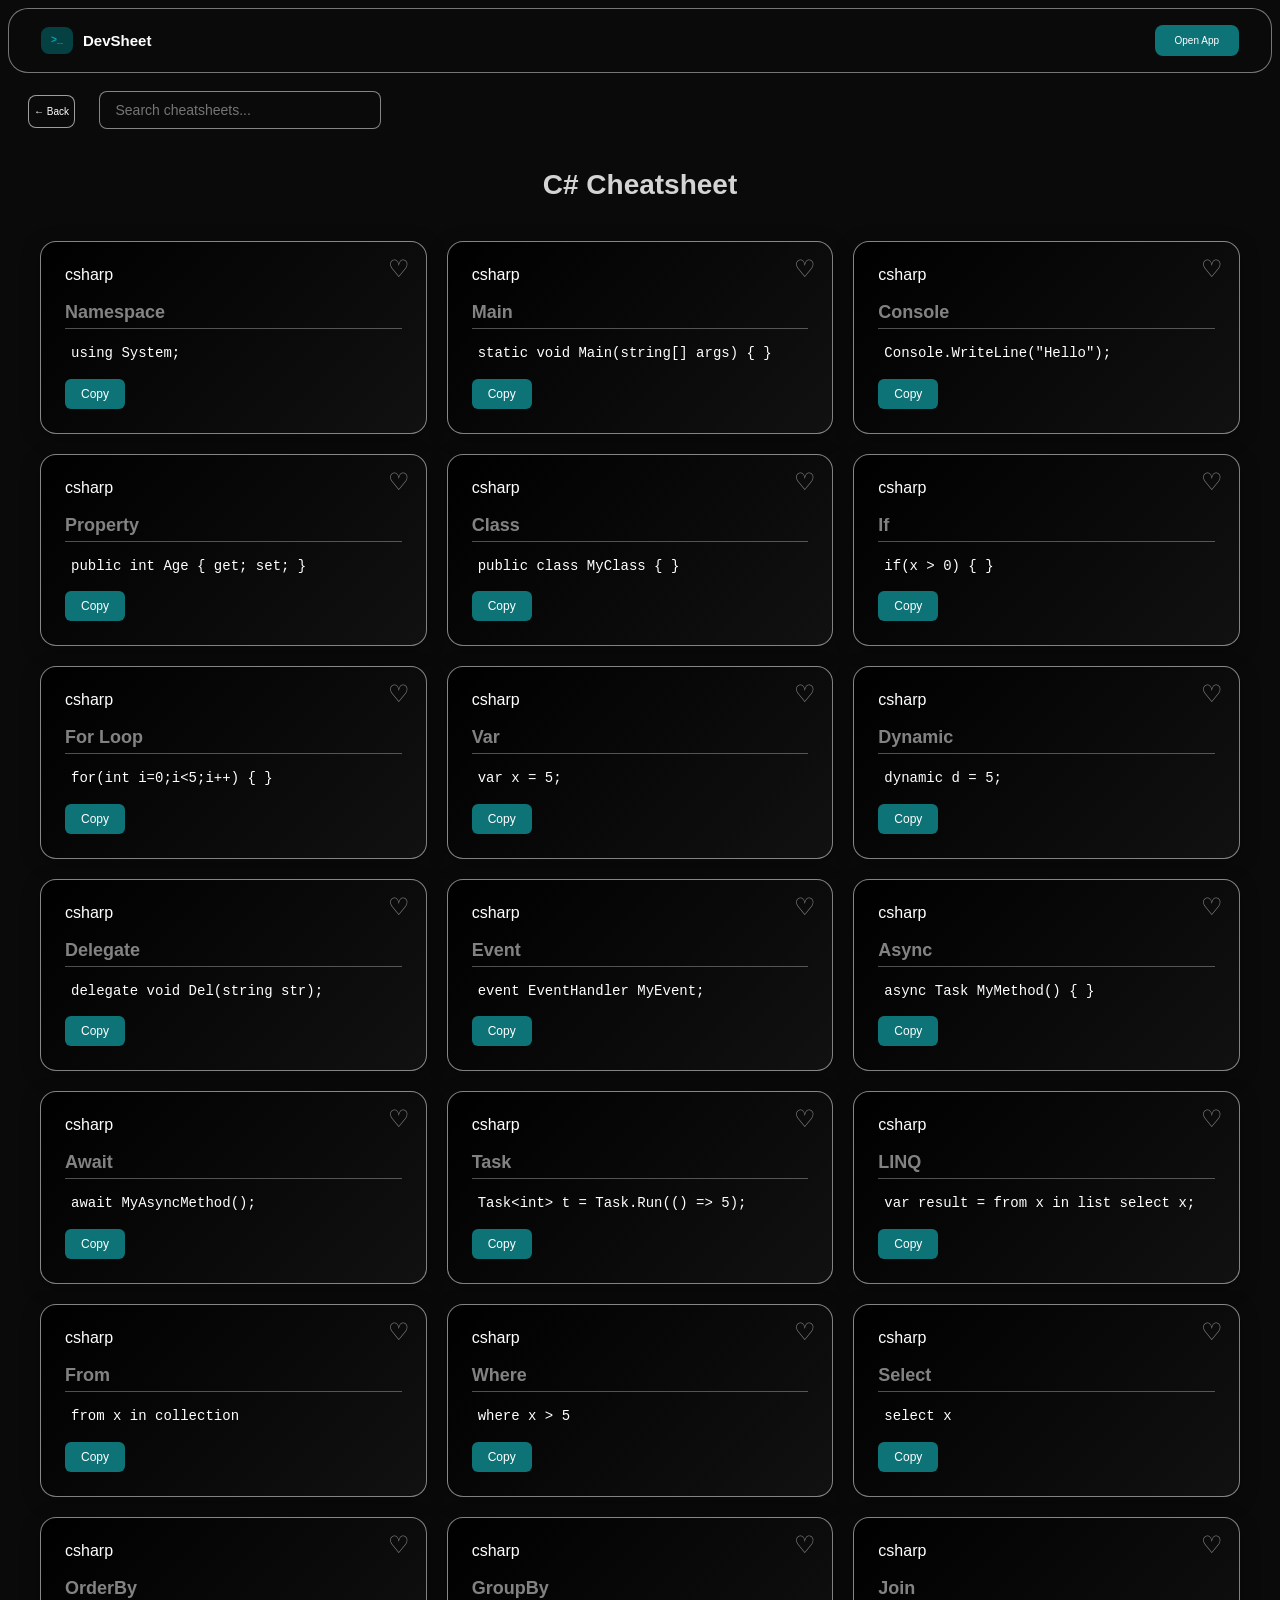
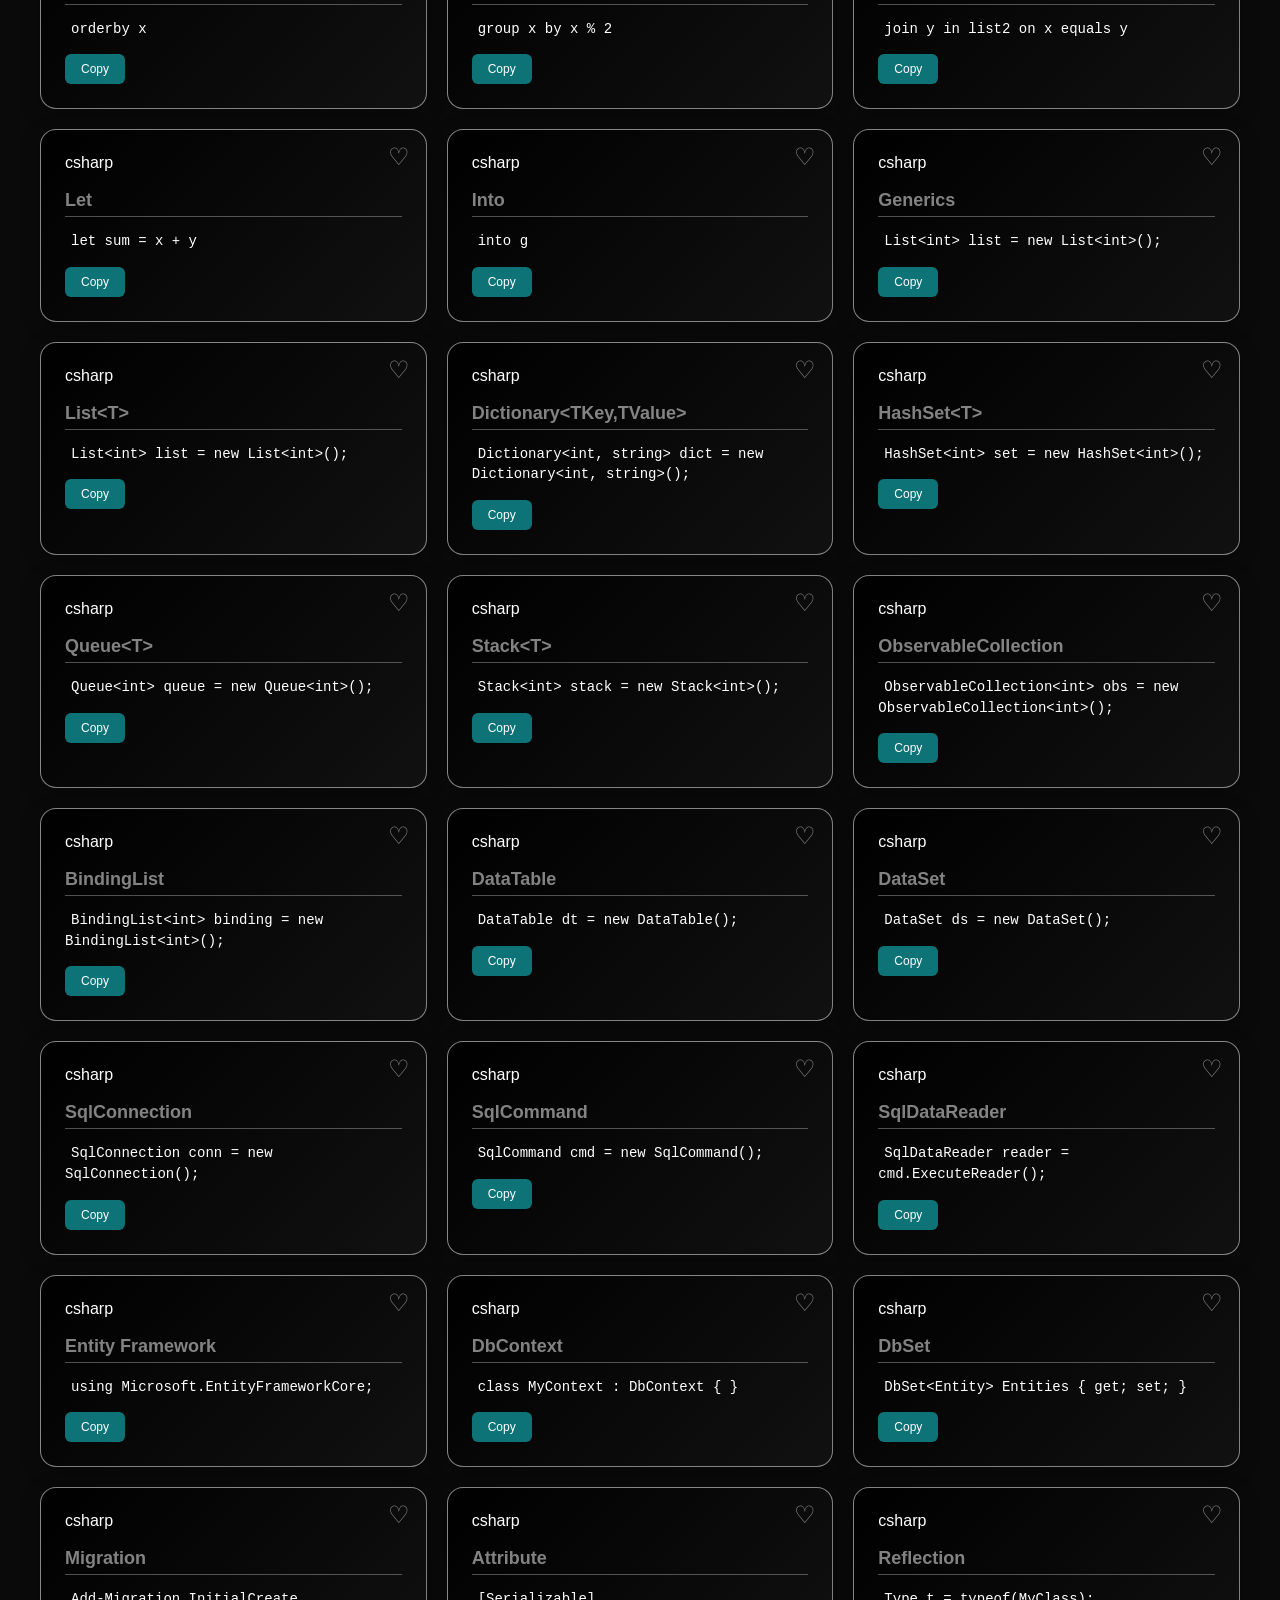
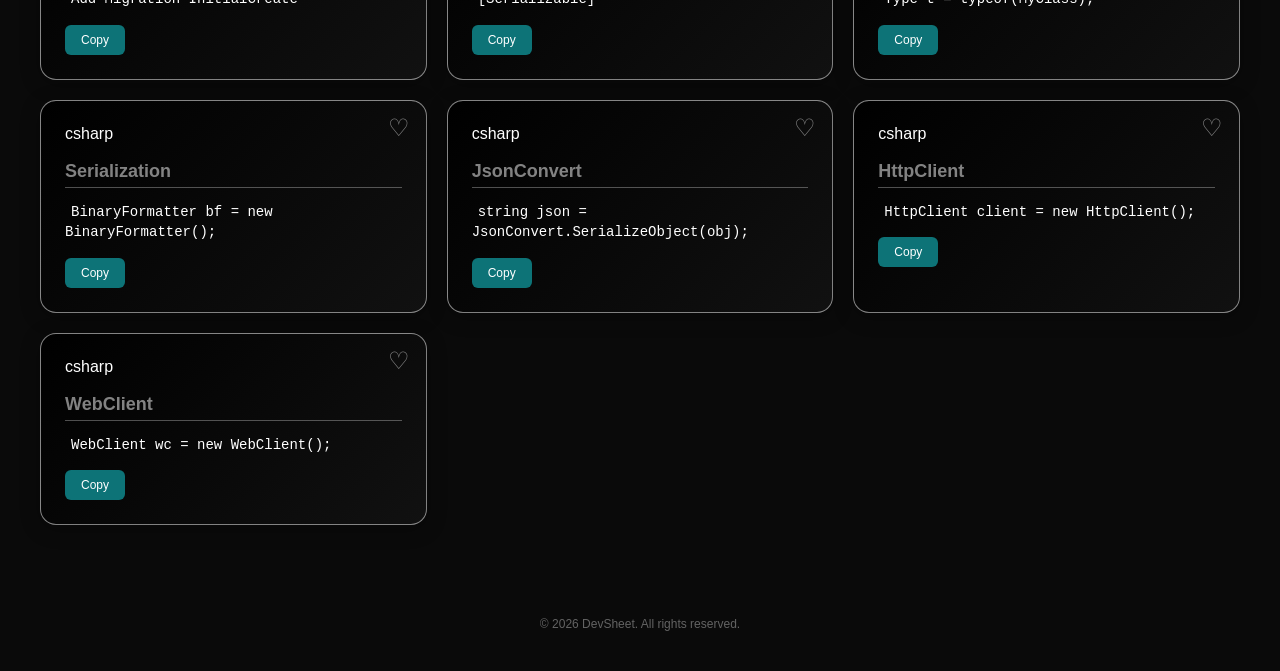
<file: csharp.html>
<!DOCTYPE html>
<html lang="en" dir="ltr"> 
<head>
  <meta charset="UTF-8">
  <meta name="viewport" content="width=device-width, initial-scale=1.0">
  <meta name="description" content="A cheatsheet for C# basics and common patterns">
  <title>DevSheet - C# Cheatsheet</title>
  <link href="https://fonts.googleapis.com/css2?family=Cairo:wght@400;700&display=swap" rel="stylesheet">
  <link rel="stylesheet" href="https://cdnjs.cloudflare.com/ajax/libs/font-awesome/6.0.0-beta3/css/all.min.css">
  <link rel="stylesheet" href="python.css">
  <link rel="icon" href="download.png" type="image/png">
  <script src="node.js"></script>
</head>
<body>
    <header>
        
        
        <div class="logo">
            <div class="logo-icon" onclick="window.location.href='index.html'">&gt;_</div>
            <span class="logo-text" onclick="window.location.href='index.html'">DevSheet</span>
        </div><!--// sanding message warning when taping on the button that given by id openAppBtn-->
        
        <button class="open-btn" id="openAppBtn" onclick="openApp()">Open App</button>
    
    </header>
        <!--return back to the last page -->
        <button class="back-btn" onclick="window.location.href='sheatsheet.html'">← Back</button>
        
        <!-- Search bar -->
        <input type="text" id="search-bar" placeholder="Search cheatsheets...">
        
        <h2>C# Cheatsheet</h2>
        
        <!--cards for the sheatsheet withe favorating and copy ability-->
        <div class="cards-container">
            <div class="card">
                <h3>Namespace</h3>
                <p><code>using System;</code></p>
                <button class="copy-btn" onclick="copyToClipboard('using System;')">Copy</button>
            </div>
            <div class="card">
                <h3>Main</h3>
                <p><code>static void Main(string[] args) { }</code></p>
                <button class="copy-btn" onclick="copyToClipboard('static void Main(string[] args) { }')">Copy</button>
            </div>
            <div class="card">
                <h3>Console</h3>
                <p><code>Console.WriteLine("Hello");</code></p>
                <button class="copy-btn" onclick="copyToClipboard('Console.WriteLine(&quot;Hello&quot;);')">Copy</button>
            </div>
            <div class="card">
                <h3>Property</h3>
                <p><code>public int Age { get; set; }</code></p>
                <button class="copy-btn" onclick="copyToClipboard('public int Age { get; set; }')">Copy</button>
            </div>
            <div class="card">
                <h3>Class</h3>
                <p><code>public class MyClass { }</code></p>
                <button class="copy-btn" onclick="copyToClipboard('public class MyClass { }')">Copy</button>
            </div>
            <div class="card">
                <h3>If</h3>
                <p><code>if(x &gt; 0) { }</code></p>
                <button class="copy-btn" onclick="copyToClipboard('if(x &gt; 0) { }')">Copy</button>
            </div>
            <div class="card">
                <h3>For Loop</h3>
                <p><code>for(int i=0;i&lt;5;i++) { }</code></p>
                <button class="copy-btn" onclick="copyToClipboard('for(int i=0;i&lt;5;i++) { }')">Copy</button>
            </div>
            
            <div class="card">
                <h3>Var</h3>
                <p><code>var x = 5;</code></p>
                <button class="copy-btn" onclick="copyToClipboard('var x = 5;')">Copy</button>
            </div>
            
            <div class="card">
                <h3>Dynamic</h3>
                <p><code>dynamic d = 5;</code></p>
                <button class="copy-btn" onclick="copyToClipboard('dynamic d = 5;')">Copy</button>
            </div>
            
            <div class="card">
                <h3>Delegate</h3>
                <p><code>delegate void Del(string str);</code></p>
                <button class="copy-btn" onclick="copyToClipboard('delegate void Del(string str);')">Copy</button>
            </div>
            
            <div class="card">
                <h3>Event</h3>
                <p><code>event EventHandler MyEvent;</code></p>
                <button class="copy-btn" onclick="copyToClipboard('event EventHandler MyEvent;')">Copy</button>
            </div>
            
            <div class="card">
                <h3>Async</h3>
                <p><code>async Task MyMethod() { }</code></p>
                <button class="copy-btn" onclick="copyToClipboard('async Task MyMethod() { }')">Copy</button>
            </div>
            
            <div class="card">
                <h3>Await</h3>
                <p><code>await MyAsyncMethod();</code></p>
                <button class="copy-btn" onclick="copyToClipboard('await MyAsyncMethod();')">Copy</button>
            </div>
            
            <div class="card">
                <h3>Task</h3>
                <p><code>Task&lt;int&gt; t = Task.Run(() => 5);</code></p>
                <button class="copy-btn" onclick="copyToClipboard('Task&lt;int&gt; t = Task.Run(() => 5);')">Copy</button>
            </div>
            
            <div class="card">
                <h3>LINQ</h3>
                <p><code>var result = from x in list select x;</code></p>
                <button class="copy-btn" onclick="copyToClipboard('var result = from x in list select x;')">Copy</button>
            </div>
            
            <div class="card">
                <h3>From</h3>
                <p><code>from x in collection</code></p>
                <button class="copy-btn" onclick="copyToClipboard('from x in collection')">Copy</button>
            </div>
            
            <div class="card">
                <h3>Where</h3>
                <p><code>where x > 5</code></p>
                <button class="copy-btn" onclick="copyToClipboard('where x &gt; 5')">Copy</button>
            </div>
            
            <div class="card">
                <h3>Select</h3>
                <p><code>select x</code></p>
                <button class="copy-btn" onclick="copyToClipboard('select x')">Copy</button>
            </div>
            
            <div class="card">
                <h3>OrderBy</h3>
                <p><code>orderby x</code></p>
                <button class="copy-btn" onclick="copyToClipboard('orderby x')">Copy</button>
            </div>
            
            <div class="card">
                <h3>GroupBy</h3>
                <p><code>group x by x % 2</code></p>
                <button class="copy-btn" onclick="copyToClipboard('group x by x % 2')">Copy</button>
            </div>
            
            <div class="card">
                <h3>Join</h3>
                <p><code>join y in list2 on x equals y</code></p>
                <button class="copy-btn" onclick="copyToClipboard('join y in list2 on x equals y')">Copy</button>
            </div>
            
            <div class="card">
                <h3>Let</h3>
                <p><code>let sum = x + y</code></p>
                <button class="copy-btn" onclick="copyToClipboard('let sum = x + y')">Copy</button>
            </div>
            
            <div class="card">
                <h3>Into</h3>
                <p><code>into g</code></p>
                <button class="copy-btn" onclick="copyToClipboard('into g')">Copy</button>
            </div>
            
            <div class="card">
                <h3>Generics</h3>
                <p><code>List&lt;int&gt; list = new List&lt;int&gt;();</code></p>
                <button class="copy-btn" onclick="copyToClipboard('List&lt;int&gt; list = new List&lt;int&gt;();')">Copy</button>
            </div>
            
            <div class="card">
                <h3>List&lt;T&gt;</h3>
                <p><code>List&lt;int&gt; list = new List&lt;int&gt;();</code></p>
                <button class="copy-btn" onclick="copyToClipboard('List&lt;int&gt; list = new List&lt;int&gt;();')">Copy</button>
            </div>
            
            <div class="card">
                <h3>Dictionary&lt;TKey,TValue&gt;</h3>
                <p><code>Dictionary&lt;int, string&gt; dict = new Dictionary&lt;int, string&gt;();</code></p>
                <button class="copy-btn" onclick="copyToClipboard('Dictionary&lt;int, string&gt; dict = new Dictionary&lt;int, string&gt;();')">Copy</button>
            </div>
            
            <div class="card">
                <h3>HashSet&lt;T&gt;</h3>
                <p><code>HashSet&lt;int&gt; set = new HashSet&lt;int&gt;();</code></p>
                <button class="copy-btn" onclick="copyToClipboard('HashSet&lt;int&gt; set = new HashSet&lt;int&gt;();')">Copy</button>
            </div>
            
            <div class="card">
                <h3>Queue&lt;T&gt;</h3>
                <p><code>Queue&lt;int&gt; queue = new Queue&lt;int&gt;();</code></p>
                <button class="copy-btn" onclick="copyToClipboard('Queue&lt;int&gt; queue = new Queue&lt;int&gt;();')">Copy</button>
            </div>
            
            <div class="card">
                <h3>Stack&lt;T&gt;</h3>
                <p><code>Stack&lt;int&gt; stack = new Stack&lt;int&gt;();</code></p>
                <button class="copy-btn" onclick="copyToClipboard('Stack&lt;int&gt; stack = new Stack&lt;int&gt;();')">Copy</button>
            </div>
            
            <div class="card">
                <h3>ObservableCollection</h3>
                <p><code>ObservableCollection&lt;int&gt; obs = new ObservableCollection&lt;int&gt;();</code></p>
                <button class="copy-btn" onclick="copyToClipboard('ObservableCollection&lt;int&gt; obs = new ObservableCollection&lt;int&gt;();')">Copy</button>
            </div>
            
            <div class="card">
                <h3>BindingList</h3>
                <p><code>BindingList&lt;int&gt; binding = new BindingList&lt;int&gt;();</code></p>
                <button class="copy-btn" onclick="copyToClipboard('BindingList&lt;int&gt; binding = new BindingList&lt;int&gt;();')">Copy</button>
            </div>
            
            <div class="card">
                <h3>DataTable</h3>
                <p><code>DataTable dt = new DataTable();</code></p>
                <button class="copy-btn" onclick="copyToClipboard('DataTable dt = new DataTable();')">Copy</button>
            </div>
            
            <div class="card">
                <h3>DataSet</h3>
                <p><code>DataSet ds = new DataSet();</code></p>
                <button class="copy-btn" onclick="copyToClipboard('DataSet ds = new DataSet();')">Copy</button>
            </div>
            
            <div class="card">
                <h3>SqlConnection</h3>
                <p><code>SqlConnection conn = new SqlConnection();</code></p>
                <button class="copy-btn" onclick="copyToClipboard('SqlConnection conn = new SqlConnection();')">Copy</button>
            </div>
            
            <div class="card">
                <h3>SqlCommand</h3>
                <p><code>SqlCommand cmd = new SqlCommand();</code></p>
                <button class="copy-btn" onclick="copyToClipboard('SqlCommand cmd = new SqlCommand();')">Copy</button>
            </div>
            
            <div class="card">
                <h3>SqlDataReader</h3>
                <p><code>SqlDataReader reader = cmd.ExecuteReader();</code></p>
                <button class="copy-btn" onclick="copyToClipboard('SqlDataReader reader = cmd.ExecuteReader();')">Copy</button>
            </div>
            
            <div class="card">
                <h3>Entity Framework</h3>
                <p><code>using Microsoft.EntityFrameworkCore;</code></p>
                <button class="copy-btn" onclick="copyToClipboard('using Microsoft.EntityFrameworkCore;')">Copy</button>
            </div>
            
            <div class="card">
                <h3>DbContext</h3>
                <p><code>class MyContext : DbContext { }</code></p>
                <button class="copy-btn" onclick="copyToClipboard('class MyContext : DbContext { }')">Copy</button>
            </div>
            
            <div class="card">
                <h3>DbSet</h3>
                <p><code>DbSet&lt;Entity&gt; Entities { get; set; }</code></p>
                <button class="copy-btn" onclick="copyToClipboard('DbSet&lt;Entity&gt; Entities { get; set; }')">Copy</button>
            </div>
            
            <div class="card">
                <h3>Migration</h3>
                <p><code>Add-Migration InitialCreate</code></p>
                <button class="copy-btn" onclick="copyToClipboard('Add-Migration InitialCreate')">Copy</button>
            </div>
            
            <div class="card">
                <h3>Attribute</h3>
                <p><code>[Serializable]</code></p>
                <button class="copy-btn" onclick="copyToClipboard('[Serializable]')">Copy</button>
            </div>
            
            <div class="card">
                <h3>Reflection</h3>
                <p><code>Type t = typeof(MyClass);</code></p>
                <button class="copy-btn" onclick="copyToClipboard('Type t = typeof(MyClass);')">Copy</button>
            </div>
            
            <div class="card">
                <h3>Serialization</h3>
                <p><code>BinaryFormatter bf = new BinaryFormatter();</code></p>
                <button class="copy-btn" onclick="copyToClipboard('BinaryFormatter bf = new BinaryFormatter();')">Copy</button>
            </div>
            
            <div class="card">
                <h3>JsonConvert</h3>
                <p><code>string json = JsonConvert.SerializeObject(obj);</code></p>
                <button class="copy-btn" onclick="copyToClipboard('string json = JsonConvert.SerializeObject(obj);')">Copy</button>
            </div>
            
            <div class="card">
                <h3>HttpClient</h3>
                <p><code>HttpClient client = new HttpClient();</code></p>
                <button class="copy-btn" onclick="copyToClipboard('HttpClient client = new HttpClient();')">Copy</button>
            </div>
            
            <div class="card">
                <h3>WebClient</h3>
                <p><code>WebClient wc = new WebClient();</code></p>
                <button class="copy-btn" onclick="copyToClipboard('WebClient wc = new WebClient();')">Copy</button>
            </div>

        </div>
        
    </body>
    <footer>
        <p>&copy; 2026 DevSheet. All rights reserved.</p> 
    </footer>
</html>
</file>
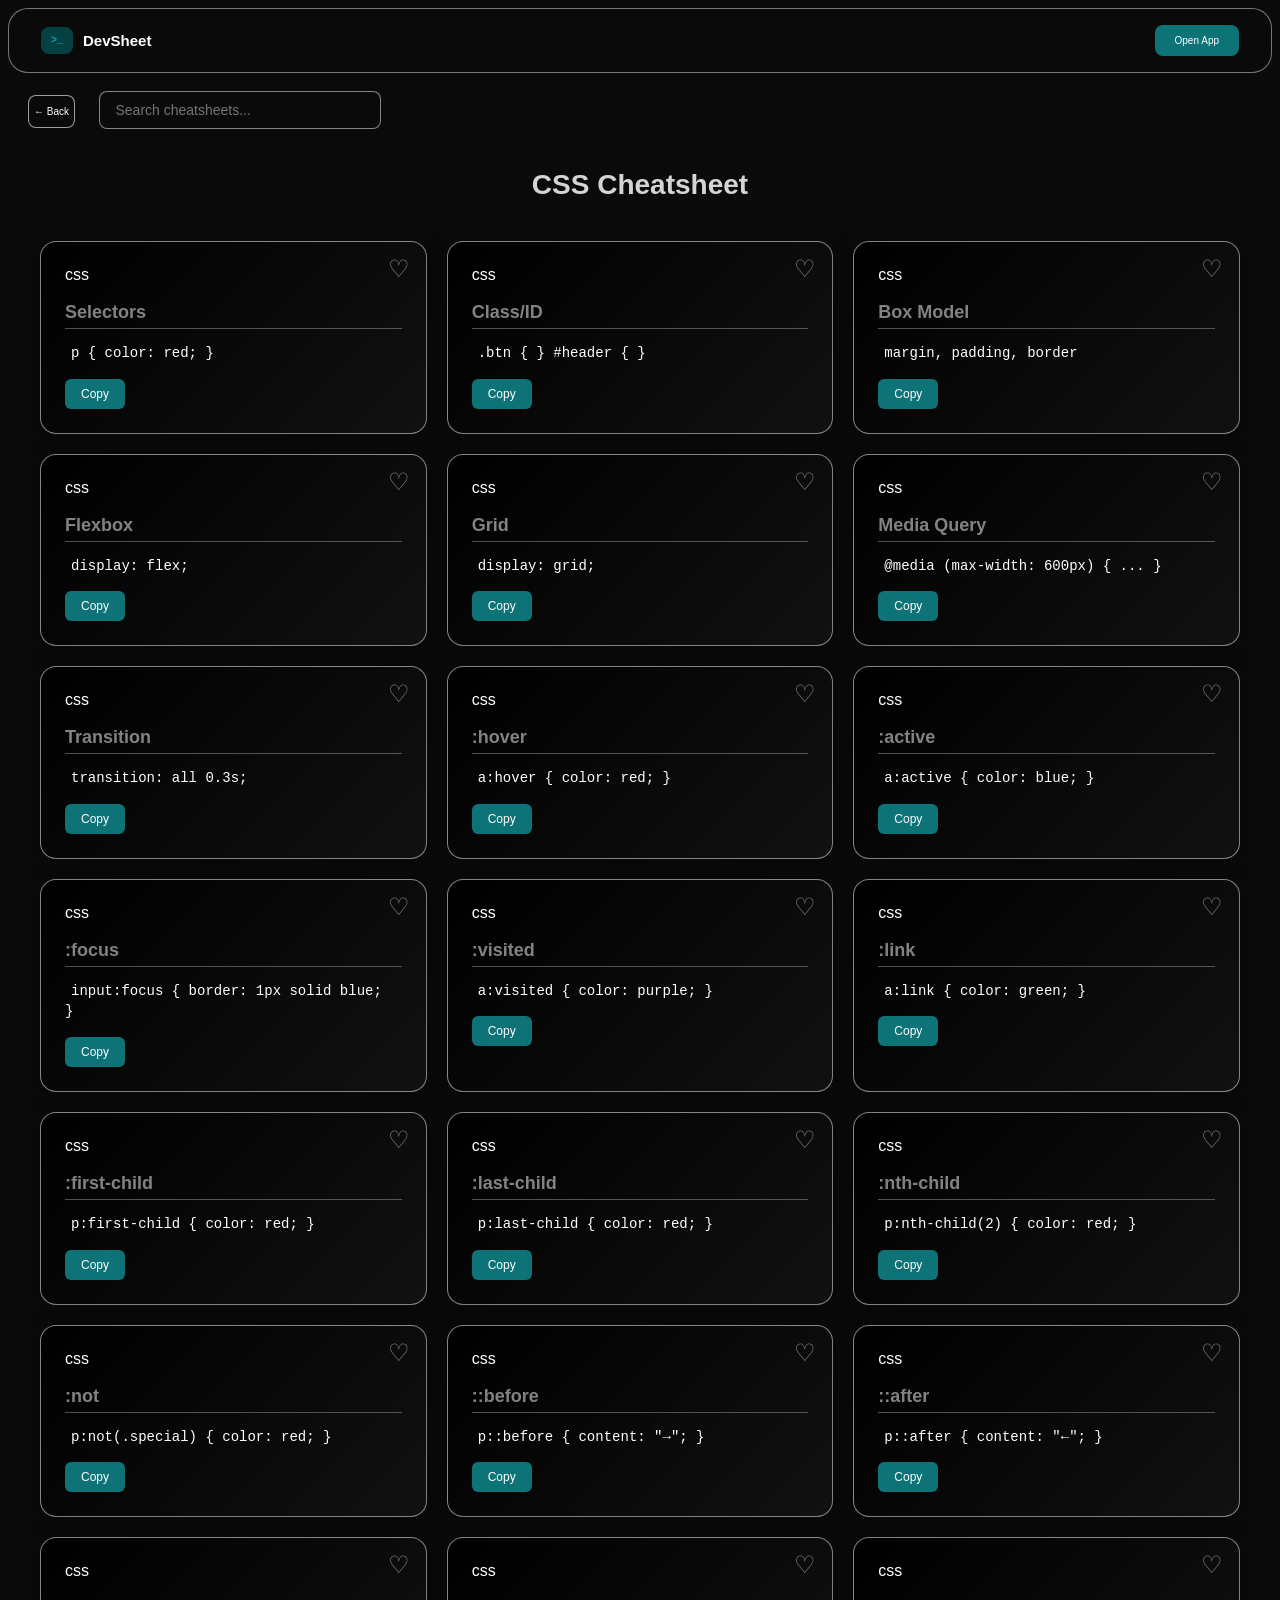
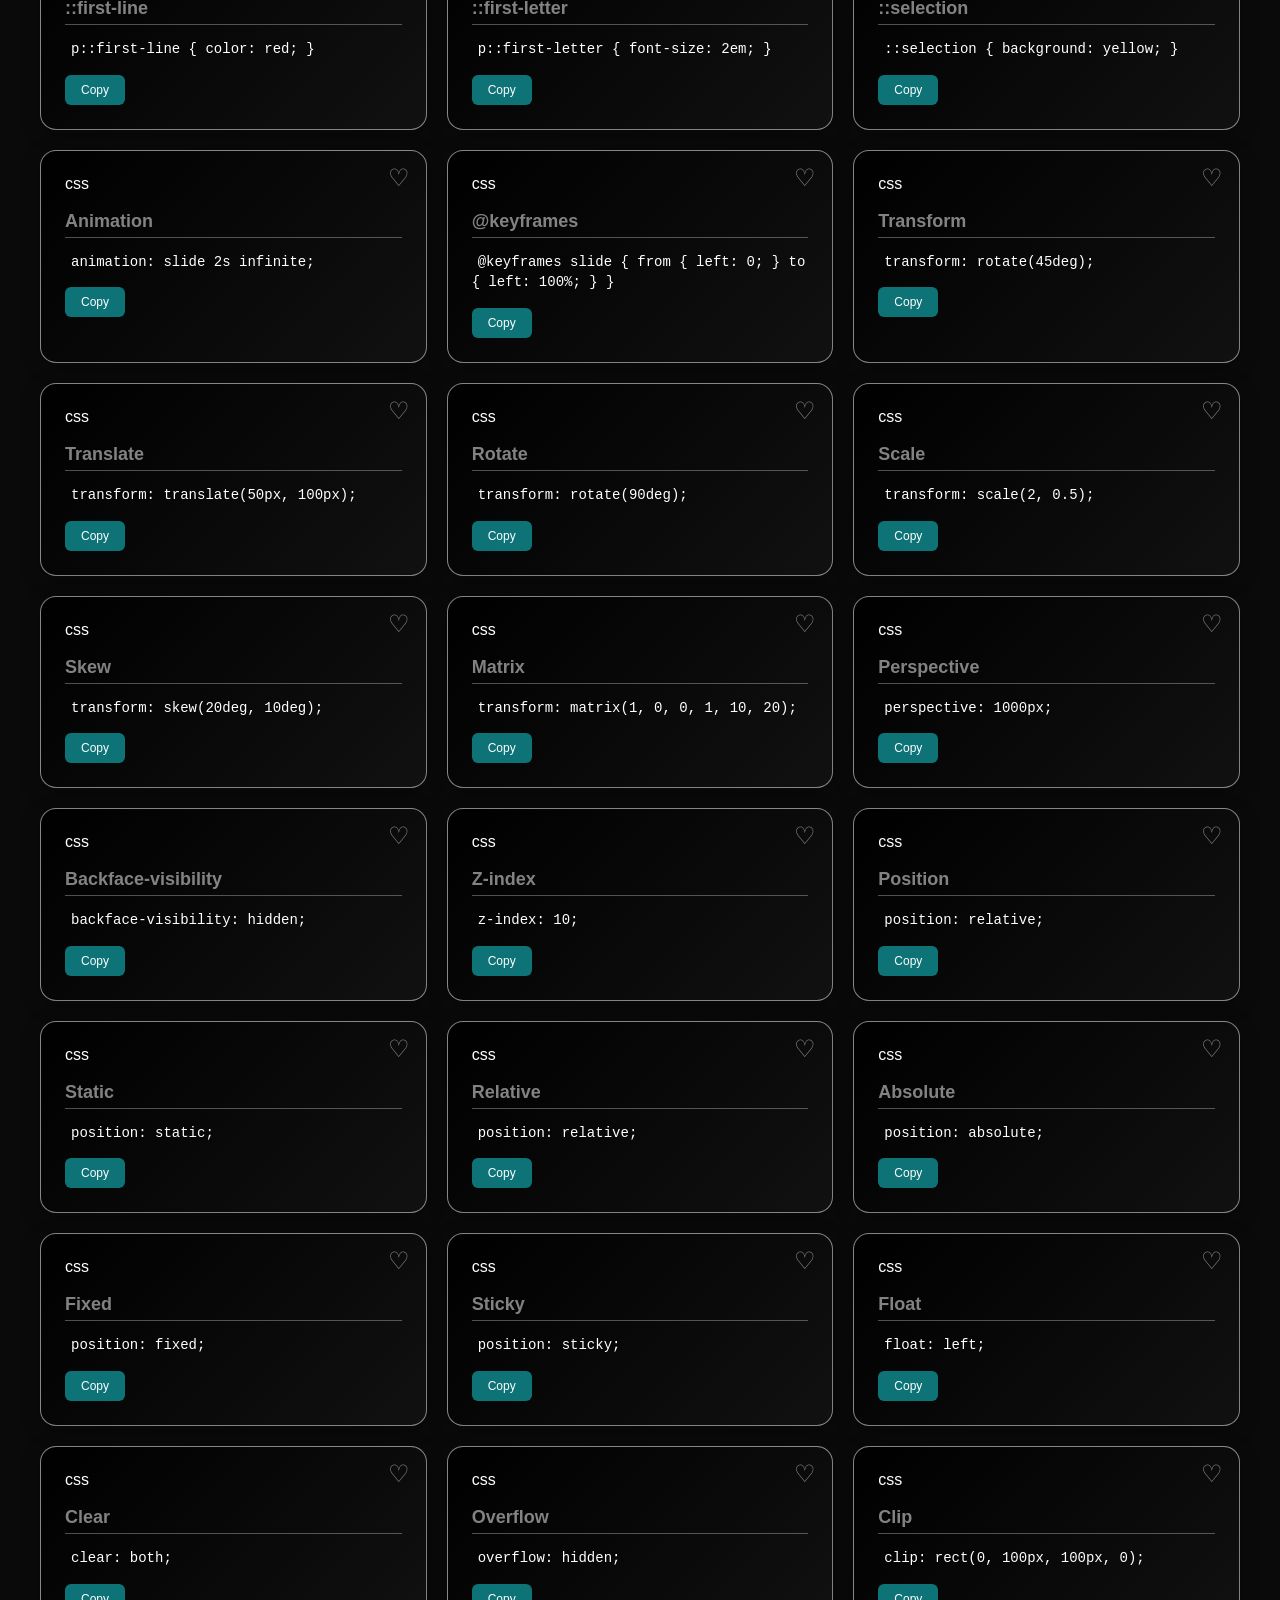
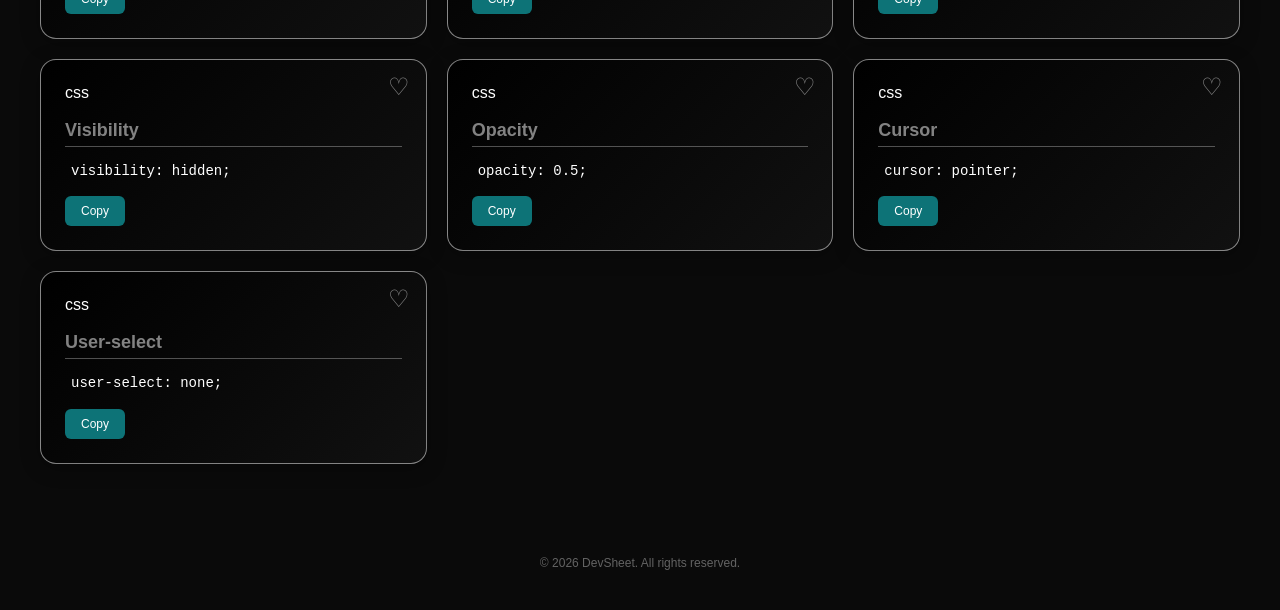
<file: css.html>
<!DOCTYPE html>
<html lang="en" dir="ltr"> 
<head>
  <meta charset="UTF-8">
  <meta name="viewport" content="width=device-width, initial-scale=1.0">
  <meta name="description" content="A cheatsheet for CSS selectors, layout and rules">
  <title>DevSheet - CSS Cheatsheet</title>
  <link href="https://fonts.googleapis.com/css2?family=Cairo:wght@400;700&display=swap" rel="stylesheet">
  <link rel="stylesheet" href="https://cdnjs.cloudflare.com/ajax/libs/font-awesome/6.0.0-beta3/css/all.min.css">
  <link rel="stylesheet" href="python.css">
  <link rel="icon" href="download.png" type="image/png">
  <script src="node.js"></script>
</head>
<body>
    <header>
        
        
        <div class="logo">
            <div class="logo-icon" onclick="window.location.href='index.html'">&gt;_</div>
            <span class="logo-text" onclick="window.location.href='index.html'">DevSheet</span>
        </div><!--// sanding message warning when taping on the button that given by id openAppBtn-->
        
        <button class="open-btn" id="openAppBtn" onclick="openApp()">Open App</button>
    
    </header>
        <!--return back to the last page -->
        <button class="back-btn" onclick="window.location.href='sheatsheet.html'">← Back</button>
        
        <!-- Search bar -->
        <input type="text" id="search-bar" placeholder="Search cheatsheets...">
        
        <h2>CSS Cheatsheet</h2>
        
        <!--cards for the sheatsheet withe favorating and copy ability-->
        <div class="cards-container">
            <div class="card">
                <h3>Selectors</h3>
                <p><code>p { color: red; }</code></p>
                <button class="copy-btn" onclick="copyToClipboard('p { color: red; }')">Copy</button>
            </div>
            <div class="card">
                <h3>Class/ID</h3>
                <p><code>.btn { }  #header { }</code></p>
                <button class="copy-btn" onclick="copyToClipboard('.btn { }  #header { }')">Copy</button>
            </div>
            <div class="card">
                <h3>Box Model</h3>
                <p><code>margin, padding, border</code></p>
                <button class="copy-btn" onclick="copyToClipboard('margin, padding, border')">Copy</button>
            </div>
            <div class="card">
                <h3>Flexbox</h3>
                <p><code>display: flex;</code></p>
                <button class="copy-btn" onclick="copyToClipboard('display: flex;')">Copy</button>
            </div>
            <div class="card">
                <h3>Grid</h3>
                <p><code>display: grid;</code></p>
                <button class="copy-btn" onclick="copyToClipboard('display: grid;')">Copy</button>
            </div>
            <div class="card">
                <h3>Media Query</h3>
                <p><code>@media (max-width: 600px) { ... }</code></p>
                <button class="copy-btn" onclick="copyToClipboard('@media (max-width: 600px) { ... }')">Copy</button>
            </div>
            <div class="card">
                <h3>Transition</h3>
                <p><code>transition: all 0.3s;</code></p>
                <button class="copy-btn" onclick="copyToClipboard('transition: all 0.3s;')">Copy</button>
            </div>
            
            <div class="card">
                <h3>:hover</h3>
                <p><code>a:hover { color: red; }</code></p>
                <button class="copy-btn" onclick="copyToClipboard('a:hover { color: red; }')">Copy</button>
            </div>
            
            <div class="card">
                <h3>:active</h3>
                <p><code>a:active { color: blue; }</code></p>
                <button class="copy-btn" onclick="copyToClipboard('a:active { color: blue; }')">Copy</button>
            </div>
            
            <div class="card">
                <h3>:focus</h3>
                <p><code>input:focus { border: 1px solid blue; }</code></p>
                <button class="copy-btn" onclick="copyToClipboard('input:focus { border: 1px solid blue; }')">Copy</button>
            </div>
            
            <div class="card">
                <h3>:visited</h3>
                <p><code>a:visited { color: purple; }</code></p>
                <button class="copy-btn" onclick="copyToClipboard('a:visited { color: purple; }')">Copy</button>
            </div>
            
            <div class="card">
                <h3>:link</h3>
                <p><code>a:link { color: green; }</code></p>
                <button class="copy-btn" onclick="copyToClipboard('a:link { color: green; }')">Copy</button>
            </div>
            
            <div class="card">
                <h3>:first-child</h3>
                <p><code>p:first-child { color: red; }</code></p>
                <button class="copy-btn" onclick="copyToClipboard('p:first-child { color: red; }')">Copy</button>
            </div>
            
            <div class="card">
                <h3>:last-child</h3>
                <p><code>p:last-child { color: red; }</code></p>
                <button class="copy-btn" onclick="copyToClipboard('p:last-child { color: red; }')">Copy</button>
            </div>
            
            <div class="card">
                <h3>:nth-child</h3>
                <p><code>p:nth-child(2) { color: red; }</code></p>
                <button class="copy-btn" onclick="copyToClipboard('p:nth-child(2) { color: red; }')">Copy</button>
            </div>
            
            <div class="card">
                <h3>:not</h3>
                <p><code>p:not(.special) { color: red; }</code></p>
                <button class="copy-btn" onclick="copyToClipboard('p:not(.special) { color: red; }')">Copy</button>
            </div>
            
            <div class="card">
                <h3>::before</h3>
                <p><code>p::before { content: "→"; }</code></p>
                <button class="copy-btn" onclick="copyToClipboard('p::before { content: &quot;→&quot;; }')">Copy</button>
            </div>
            
            <div class="card">
                <h3>::after</h3>
                <p><code>p::after { content: "←"; }</code></p>
                <button class="copy-btn" onclick="copyToClipboard('p::after { content: &quot;←&quot;; }')">Copy</button>
            </div>
            
            <div class="card">
                <h3>::first-line</h3>
                <p><code>p::first-line { color: red; }</code></p>
                <button class="copy-btn" onclick="copyToClipboard('p::first-line { color: red; }')">Copy</button>
            </div>
            
            <div class="card">
                <h3>::first-letter</h3>
                <p><code>p::first-letter { font-size: 2em; }</code></p>
                <button class="copy-btn" onclick="copyToClipboard('p::first-letter { font-size: 2em; }')">Copy</button>
            </div>
            
            <div class="card">
                <h3>::selection</h3>
                <p><code>::selection { background: yellow; }</code></p>
                <button class="copy-btn" onclick="copyToClipboard('::selection { background: yellow; }')">Copy</button>
            </div>
            
            <div class="card">
                <h3>Animation</h3>
                <p><code>animation: slide 2s infinite;</code></p>
                <button class="copy-btn" onclick="copyToClipboard('animation: slide 2s infinite;')">Copy</button>
            </div>
            
            <div class="card">
                <h3>@keyframes</h3>
                <p><code>@keyframes slide { from { left: 0; } to { left: 100%; } }</code></p>
                <button class="copy-btn" onclick="copyToClipboard('@keyframes slide { from { left: 0; } to { left: 100%; } }')">Copy</button>
            </div>
            
            <div class="card">
                <h3>Transform</h3>
                <p><code>transform: rotate(45deg);</code></p>
                <button class="copy-btn" onclick="copyToClipboard('transform: rotate(45deg);')">Copy</button>
            </div>
            
            <div class="card">
                <h3>Translate</h3>
                <p><code>transform: translate(50px, 100px);</code></p>
                <button class="copy-btn" onclick="copyToClipboard('transform: translate(50px, 100px);')">Copy</button>
            </div>
            
            <div class="card">
                <h3>Rotate</h3>
                <p><code>transform: rotate(90deg);</code></p>
                <button class="copy-btn" onclick="copyToClipboard('transform: rotate(90deg);')">Copy</button>
            </div>
            
            <div class="card">
                <h3>Scale</h3>
                <p><code>transform: scale(2, 0.5);</code></p>
                <button class="copy-btn" onclick="copyToClipboard('transform: scale(2, 0.5);')">Copy</button>
            </div>
            
            <div class="card">
                <h3>Skew</h3>
                <p><code>transform: skew(20deg, 10deg);</code></p>
                <button class="copy-btn" onclick="copyToClipboard('transform: skew(20deg, 10deg);')">Copy</button>
            </div>
            
            <div class="card">
                <h3>Matrix</h3>
                <p><code>transform: matrix(1, 0, 0, 1, 10, 20);</code></p>
                <button class="copy-btn" onclick="copyToClipboard('transform: matrix(1, 0, 0, 1, 10, 20);')">Copy</button>
            </div>
            
            <div class="card">
                <h3>Perspective</h3>
                <p><code>perspective: 1000px;</code></p>
                <button class="copy-btn" onclick="copyToClipboard('perspective: 1000px;')">Copy</button>
            </div>
            
            <div class="card">
                <h3>Backface-visibility</h3>
                <p><code>backface-visibility: hidden;</code></p>
                <button class="copy-btn" onclick="copyToClipboard('backface-visibility: hidden;')">Copy</button>
            </div>
            
            <div class="card">
                <h3>Z-index</h3>
                <p><code>z-index: 10;</code></p>
                <button class="copy-btn" onclick="copyToClipboard('z-index: 10;')">Copy</button>
            </div>
            
            <div class="card">
                <h3>Position</h3>
                <p><code>position: relative;</code></p>
                <button class="copy-btn" onclick="copyToClipboard('position: relative;')">Copy</button>
            </div>
            
            <div class="card">
                <h3>Static</h3>
                <p><code>position: static;</code></p>
                <button class="copy-btn" onclick="copyToClipboard('position: static;')">Copy</button>
            </div>
            
            <div class="card">
                <h3>Relative</h3>
                <p><code>position: relative;</code></p>
                <button class="copy-btn" onclick="copyToClipboard('position: relative;')">Copy</button>
            </div>
            
            <div class="card">
                <h3>Absolute</h3>
                <p><code>position: absolute;</code></p>
                <button class="copy-btn" onclick="copyToClipboard('position: absolute;')">Copy</button>
            </div>
            
            <div class="card">
                <h3>Fixed</h3>
                <p><code>position: fixed;</code></p>
                <button class="copy-btn" onclick="copyToClipboard('position: fixed;')">Copy</button>
            </div>
            
            <div class="card">
                <h3>Sticky</h3>
                <p><code>position: sticky;</code></p>
                <button class="copy-btn" onclick="copyToClipboard('position: sticky;')">Copy</button>
            </div>
            
            <div class="card">
                <h3>Float</h3>
                <p><code>float: left;</code></p>
                <button class="copy-btn" onclick="copyToClipboard('float: left;')">Copy</button>
            </div>
            
            <div class="card">
                <h3>Clear</h3>
                <p><code>clear: both;</code></p>
                <button class="copy-btn" onclick="copyToClipboard('clear: both;')">Copy</button>
            </div>
            
            <div class="card">
                <h3>Overflow</h3>
                <p><code>overflow: hidden;</code></p>
                <button class="copy-btn" onclick="copyToClipboard('overflow: hidden;')">Copy</button>
            </div>
            
            <div class="card">
                <h3>Clip</h3>
                <p><code>clip: rect(0, 100px, 100px, 0);</code></p>
                <button class="copy-btn" onclick="copyToClipboard('clip: rect(0, 100px, 100px, 0);')">Copy</button>
            </div>
            
            <div class="card">
                <h3>Visibility</h3>
                <p><code>visibility: hidden;</code></p>
                <button class="copy-btn" onclick="copyToClipboard('visibility: hidden;')">Copy</button>
            </div>
            
            <div class="card">
                <h3>Opacity</h3>
                <p><code>opacity: 0.5;</code></p>
                <button class="copy-btn" onclick="copyToClipboard('opacity: 0.5;')">Copy</button>
            </div>
            
            <div class="card">
                <h3>Cursor</h3>
                <p><code>cursor: pointer;</code></p>
                <button class="copy-btn" onclick="copyToClipboard('cursor: pointer;')">Copy</button>
            </div>
            
            <div class="card">
                <h3>User-select</h3>
                <p><code>user-select: none;</code></p>
                <button class="copy-btn" onclick="copyToClipboard('user-select: none;')">Copy</button>
            </div>

        </div>
        
    </body>
    <footer>
        <p>&copy; 2026 DevSheet. All rights reserved.</p> 
    </footer>
</html>
</file>
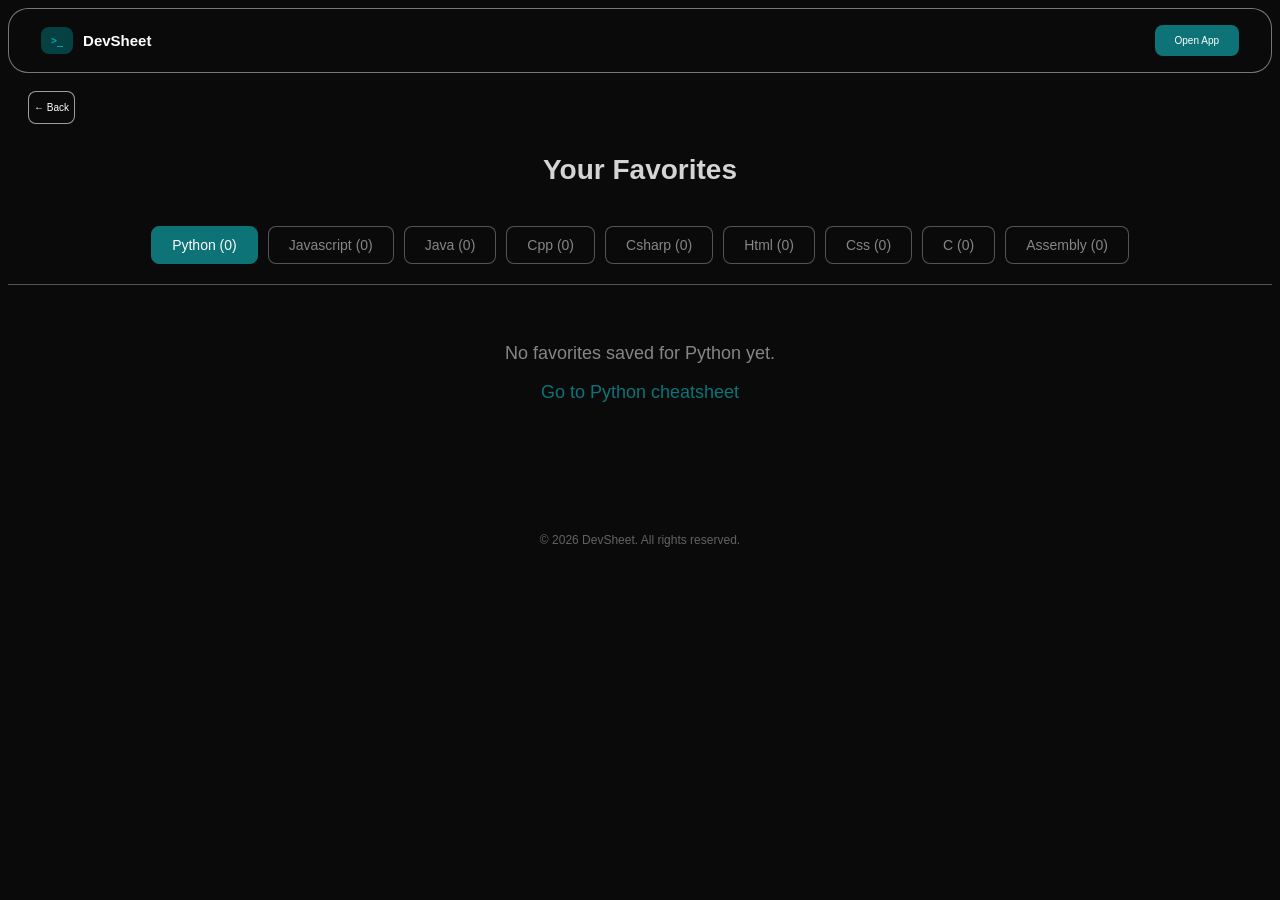
<file: favorites.html>
<!DOCTYPE html>
<html lang="en" dir="ltr">
<head>
  <meta charset="UTF-8">
  <meta name="viewport" content="width=device-width, initial-scale=1.0">
  <meta name="description" content="Your saved favorite programming cheatsheet cards">
  <title>Favorites - DevSheet</title>
  <link href="https://fonts.googleapis.com/css2?family=Cairo:wght@400;700&display=swap" rel="stylesheet">
  <link rel="stylesheet" href="https://cdnjs.cloudflare.com/ajax/libs/font-awesome/6.0.0-beta3/css/all.min.css">
  <link rel="stylesheet" href="python.css">
  <link rel="icon" href="download.png" type="image/png">
  <script src="node.js"></script>
  <style>
    /* Favorites specific styles */
    .favorites-nav {
      display: flex;
      flex-wrap: wrap;
      gap: 10px;
      padding: 20px;
      justify-content: center;
      background-color: #0a0a0a;
      border-bottom: 1px solid rgba(255, 255, 255, 0.3);
    }

    .language-tab {
      background-color: #0a0a0a;
      color: #ffffff81;
      border: 1px solid rgba(255, 255, 255, 0.3);
      padding: 10px 20px;
      border-radius: 8px;
      cursor: pointer;
      font-size: 14px;
      transition: all 0.3s ease;
    }

    .language-tab:hover {
      border-color: #0d7377;
      color: #ffffff;
    }

    .language-tab.active {
      background-color: #0d7377;
      color: white;
      border-color: #0d7377;
    }

    .favorites-container {
      display: grid;
      grid-template-columns: repeat(auto-fit, minmax(300px, 1fr));
      gap: 20px;
      padding: 20px;
      max-width: 1200px;
      margin: 0 auto;
    }

    .favorite-card {
      background: linear-gradient(135deg, #000000 0%, #111111 100%);
      border: 1px solid rgba(255, 255, 255, 0.5);
      border-radius: 16px;
      padding: 24px;
      transition: all 0.3s ease;
      box-shadow: 0 4px 20px rgba(0, 0, 0, 0.3);
      position: relative;
    }

    .favorite-card::before {
      content: '';
      position: absolute;
      top: 0;
      left: 0;
      right: 0;
      height: 2px;
      background: linear-gradient(90deg, #0d7377, #00a8ad);
      opacity: 0;
      transition: opacity 0.3s ease;
    }

    .favorite-card:hover {
      transform: translateY(-8px) scale(1.02);
      box-shadow: 0 12px 40px rgba(13, 115, 119, 0.4);
      border-color: #0d7377;
    }

    .favorite-card:hover::before {
      opacity: 1;
    }

    .favorite-card h3 {
      color: #ffffff81;
      font-size: 18px;
      margin-bottom: 10px;
      border-bottom: 1px solid rgba(255, 255, 255, 0.3);
      padding-bottom: 5px;
      margin-top: 0;
    }

    .favorite-card p {
      color: #ffffff;
      font-size: 14px;
      margin-bottom: 15px;
      line-height: 1.4;
    }

    .favorite-card code {
      background-color: #cccccc00;
      padding: 2px 6px;
      border-radius: 4px;
      font-family: 'Courier New', monospace;
      color: #ffffff;
    }

    .remove-favorite-btn {
      background-color: #ff6b6b;
      color: white;
      border: none;
      padding: 8px 16px;
      border-radius: 6px;
      cursor: pointer;
      font-size: 12px;
      transition: background-color 0.2s ease;
      margin-right: 10px;
    }

    .remove-favorite-btn:hover {
      background-color: #ff5252;
    }

    .favorites-button-group {
      display: flex;
      gap: 10px;
    }

    .empty-message {
      text-align: center;
      color: #ffffff81;
      padding: 40px 20px;
      font-size: 18px;
    }

    .empty-message a {
      color: #0d7377;
      text-decoration: none;
    }

    .empty-message a:hover {
      text-decoration: underline;
    }
  </style>
</head>
<body>
  <header>
    <div class="logo">
      <div class="logo-icon" onclick="window.location.href='index.html'">&gt;_</div>
      <span class="logo-text" onclick="window.location.href='index.html'">DevSheet</span>
    </div>
    <button class="open-btn" id="openAppBtn" onclick="openApp()">Open App</button>
  </header>

  <button class="back-btn" onclick="goBack()">← Back</button>

  <h2>Your Favorites</h2>

  <!-- Language tabs -->
  <div class="favorites-nav" id="languageTabs"></div>

  <!-- Favorites display area -->
  <div id="favoritesContent"></div>

  <footer>
    <p>&copy; 2026 DevSheet. All rights reserved.</p>
  </footer>

  <script>
    // Available languages
    const languages = ['python', 'javascript', 'java', 'cpp', 'csharp', 'html', 'css', 'c', 'assembly'];

    // Initialize the page
    document.addEventListener('DOMContentLoaded', function() {
      displayLanguageTabs();
      displayFavorites('python'); // Show Python by default
    });

    // Display language tabs
    function displayLanguageTabs() {
      const tabsContainer = document.getElementById('languageTabs');
      const favorites = JSON.parse(localStorage.getItem('favorites')) || {};

      languages.forEach(lang => {
        const count = (favorites[lang] || []).length;
        const tab = document.createElement('button');
        tab.className = 'language-tab' + (lang === 'python' ? ' active' : '');
        tab.textContent = lang.charAt(0).toUpperCase() + lang.slice(1) + ` (${count})`;
        tab.onclick = () => switchLanguage(lang);
        tabsContainer.appendChild(tab);
      });
    }

    // Switch between languages
    function switchLanguage(language) {
      // Update active tab
      document.querySelectorAll('.language-tab').forEach(tab => {
        tab.classList.remove('active');
      });
      event.target.classList.add('active');

      // Display favorites for selected language
      displayFavorites(language);
    }

    // Display favorites for a language
    function displayFavorites(language) {
      const favorites = JSON.parse(localStorage.getItem('favorites')) || {};
      const favList = favorites[language] || [];
      const contentContainer = document.getElementById('favoritesContent');
      
      contentContainer.innerHTML = '';

      if (favList.length === 0) {
        contentContainer.innerHTML = `
          <div class="empty-message">
            <p>No favorites saved for ${language.charAt(0).toUpperCase() + language.slice(1)} yet.</p>
            <p><a href="${language}.html">Go to ${language.charAt(0).toUpperCase() + language.slice(1)} cheatsheet</a></p>
          </div>
        `;
        return;
      }

      const cardsHTML = favList.map((fav, index) => `
        <div class="favorite-card">
          <h3>${fav.title}</h3>
          <p><code>${escapeHtml(fav.code)}</code></p>
          <div class="favorites-button-group">
            <button class="remove-favorite-btn" onclick="removeFavorite('${language}', ${index})">Remove</button>
            <button class="copy-btn" onclick="copyToClipboard('${escapeForCopy(fav.code)}')">Copy</button>
          </div>
        </div>
      `).join('');

      const container = document.createElement('div');
      container.className = 'favorites-container';
      container.innerHTML = cardsHTML;
      contentContainer.appendChild(container);
    }

    // Remove a favorite
    function removeFavorite(language, index) {
      const favorites = JSON.parse(localStorage.getItem('favorites')) || {};
      
      if (favorites[language]) {
        favorites[language].splice(index, 1);
      }

      localStorage.setItem('favorites', JSON.stringify(favorites));

      // Refresh tabs and display
      document.getElementById('languageTabs').innerHTML = '';
      displayLanguageTabs();
      displayFavorites(language);
    }

    // Helper function to escape HTML
    function escapeHtml(text) {
      const map = {
        '&': '&amp;',
        '<': '&lt;',
        '>': '&gt;',
        '"': '&quot;',
        "'": '&#039;'
      };
      return text.replace(/[&<>"']/g, m => map[m]);
    }

    // Helper function to escape text for copy button onclick
    function escapeForCopy(text) {
      return text.replace(/\\/g, '\\\\').replace(/'/g, "\\'").replace(/\n/g, '\\n');
    }

    // Add openApp function if not already defined
    if (typeof openApp === 'undefined') {
      function openApp() {
        alert("This button is not functional yet. Please check back later!");
        console.log("Open App button was clicked, but it's not functional yet.");
      }
    }

    // Add goBack function if not already defined
    if (typeof goBack === 'undefined') {
      function goBack() {
        window.history.back();
        console.log("Back button was clicked, navigating to the previous page.");
      }
    }
  </script>
</body>
</html>
</file>
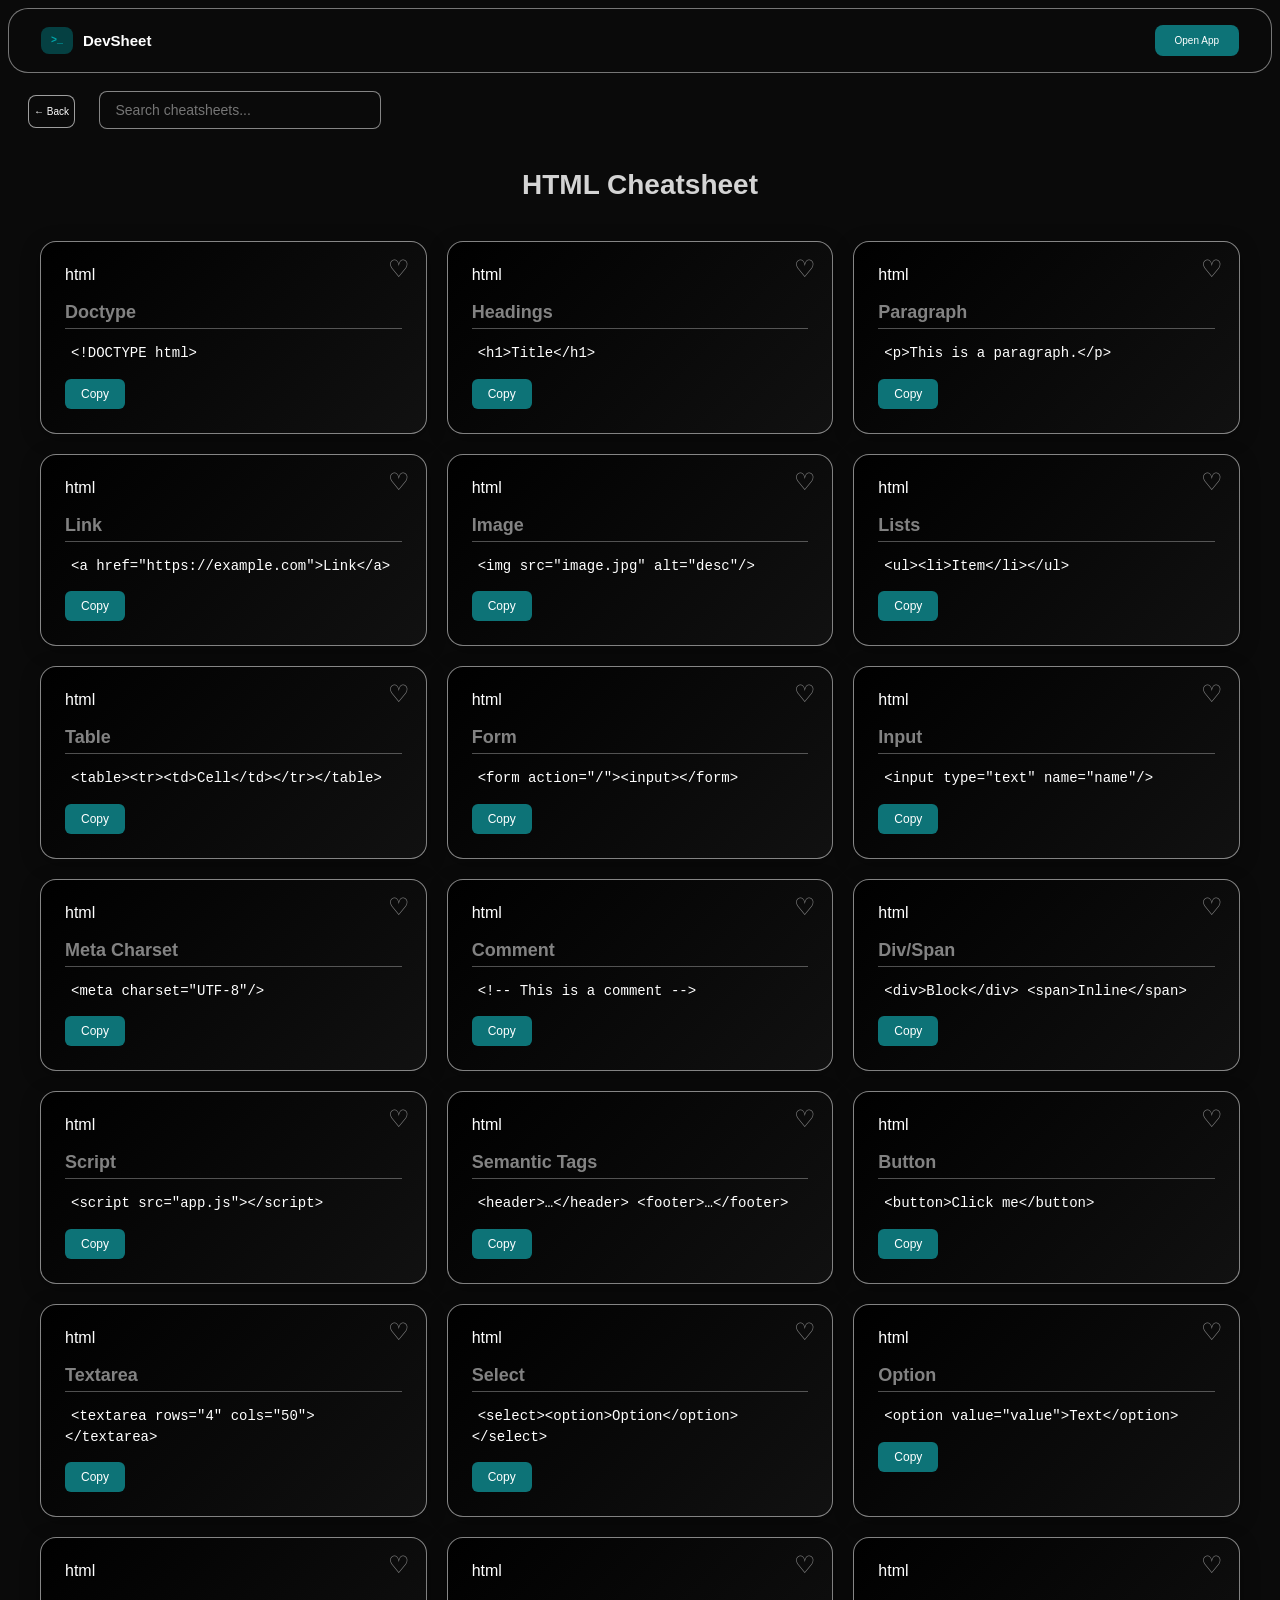
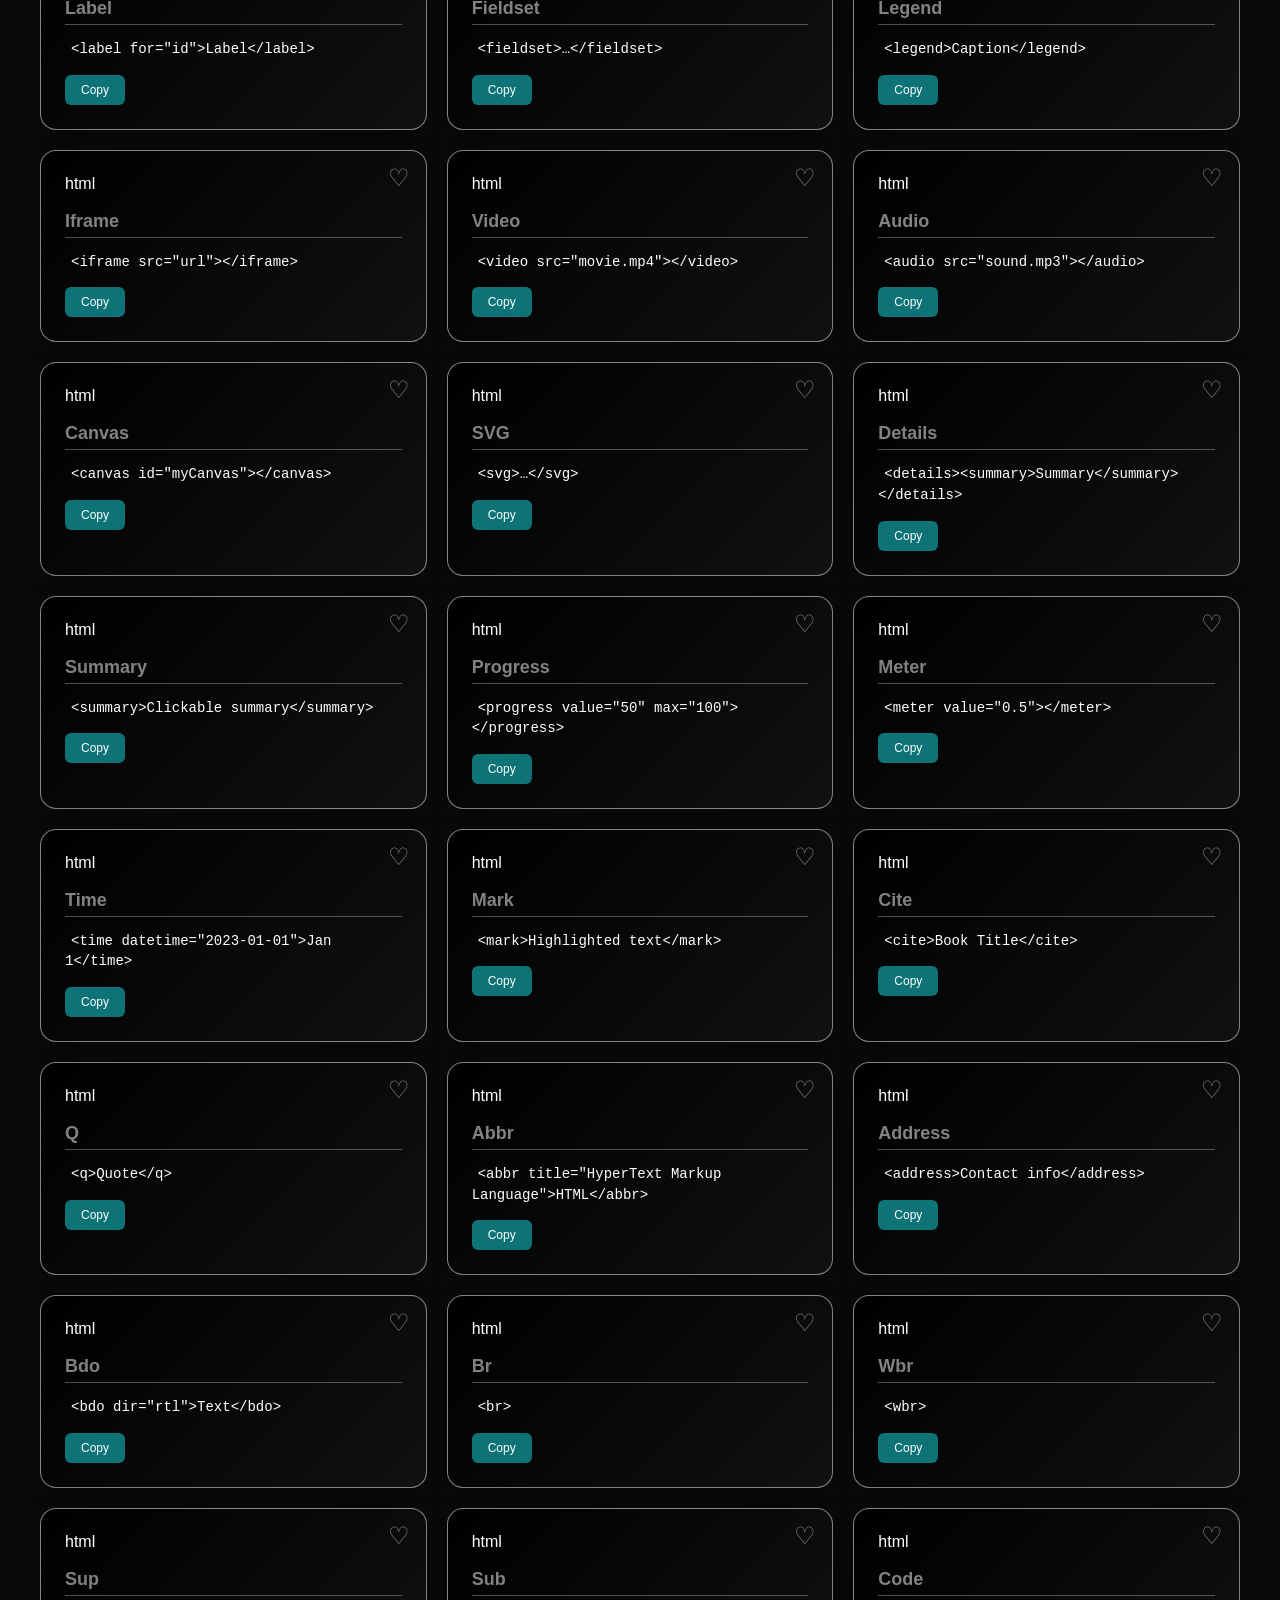
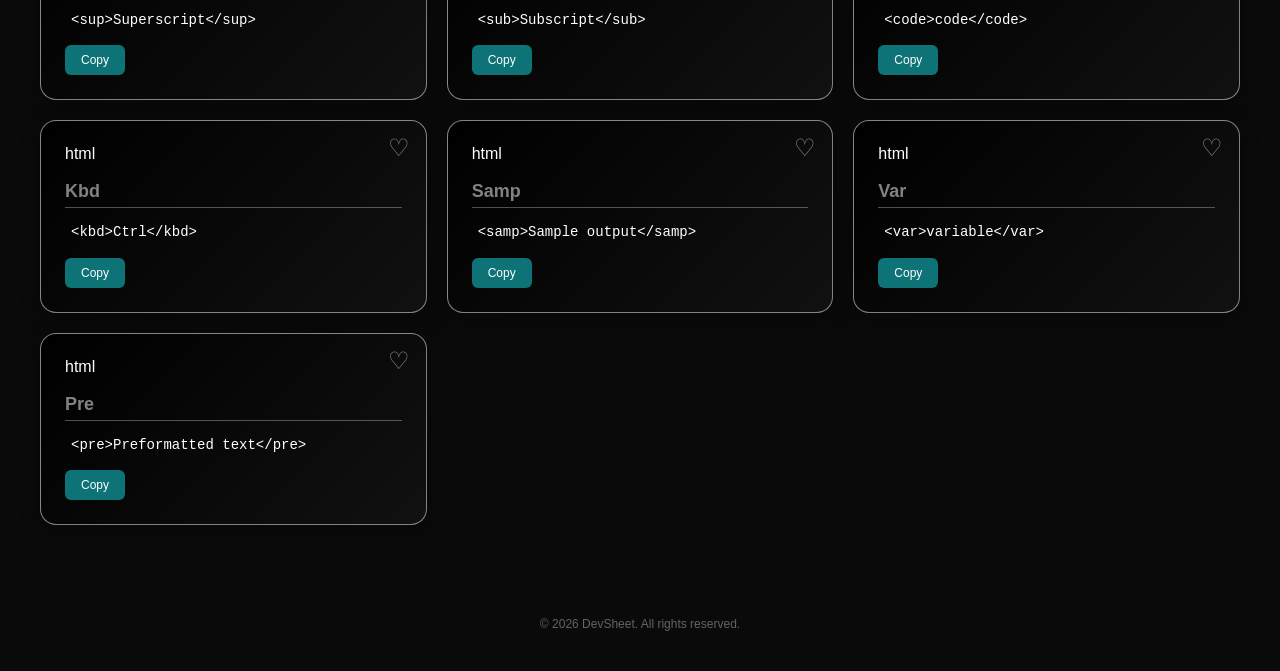
<file: html.html>
<!DOCTYPE html>
<html lang="en" dir="ltr"> 
<head>
  <meta charset="UTF-8">
  <meta name="viewport" content="width=device-width, initial-scale=1.0">
  <meta name="description" content="A cheatsheet for HTML markup structures and elements">
  <title>DevSheet - HTML Cheatsheet</title>
  <link href="https://fonts.googleapis.com/css2?family=Cairo:wght@400;700&display=swap" rel="stylesheet">
  <link rel="stylesheet" href="https://cdnjs.cloudflare.com/ajax/libs/font-awesome/6.0.0-beta3/css/all.min.css">
  <link rel="stylesheet" href="python.css">
  <link rel="icon" href="download.png" type="image/png">
  <script src="node.js"></script>
</head>
<body>
    <header>
        
        
        <div class="logo">
            <div class="logo-icon" onclick="window.location.href='index.html'">&gt;_</div>
            <span class="logo-text" onclick="window.location.href='index.html'">DevSheet</span>
        </div><!--// sanding message warning when taping on the button that given by id openAppBtn-->
        
        <button class="open-btn" id="openAppBtn" onclick="openApp()">Open App</button>
    
    </header>
        <!--return back to the last page -->
        <button class="back-btn" onclick="window.location.href='sheatsheet.html'">← Back</button>
        
        <!-- Search bar -->
        <input type="text" id="search-bar" placeholder="Search cheatsheets...">
        
        <h2>HTML Cheatsheet</h2>
        
        <!--cards for the sheatsheet withe favorating and copy ability-->
        <div class="cards-container">
            <div class="card">
                <h3>Doctype</h3>
                <p><code>&lt;!DOCTYPE html&gt;</code></p>
                <button class="copy-btn" onclick="copyToClipboard('&lt;!DOCTYPE html&gt;')">Copy</button>
            </div>
            <div class="card">
                <h3>Headings</h3>
                <p><code>&lt;h1&gt;Title&lt;/h1&gt;</code></p>
                <button class="copy-btn" onclick="copyToClipboard('&lt;h1&gt;Title&lt;/h1&gt;')">Copy</button>
            </div>
            <div class="card">
                <h3>Paragraph</h3>
                <p><code>&lt;p&gt;This is a paragraph.&lt;/p&gt;</code></p>
                <button class="copy-btn" onclick="copyToClipboard('&lt;p&gt;This is a paragraph.&lt;/p&gt;')">Copy</button>
            </div>
            <div class="card">
                <h3>Link</h3>
                <p><code>&lt;a href="https://example.com"&gt;Link&lt;/a&gt;</code></p>
                <button class="copy-btn" onclick="copyToClipboard('&lt;a href=&quot;https://example.com&quot;&gt;Link&lt;/a&gt;')">Copy</button>
            </div>
            <div class="card">
                <h3>Image</h3>
                <p><code>&lt;img src="image.jpg" alt="desc"/&gt;</code></p>
                <button class="copy-btn" onclick="copyToClipboard('&lt;img src=&quot;image.jpg&quot; alt=&quot;desc&quot;/&gt;')">Copy</button>
            </div>
            <div class="card">
                <h3>Lists</h3>
                <p><code>&lt;ul&gt;&lt;li&gt;Item&lt;/li&gt;&lt;/ul&gt;</code></p>
                <button class="copy-btn" onclick="copyToClipboard('&lt;ul&gt;&lt;li&gt;Item&lt;/li&gt;&lt;/ul&gt;')">Copy</button>
            </div>
            <div class="card">
                <h3>Table</h3>
                <p><code>&lt;table&gt;&lt;tr&gt;&lt;td&gt;Cell&lt;/td&gt;&lt;/tr&gt;&lt;/table&gt;</code></p>
                <button class="copy-btn" onclick="copyToClipboard('&lt;table&gt;&lt;tr&gt;&lt;td&gt;Cell&lt;/td&gt;&lt;/tr&gt;&lt;/table&gt;')">Copy</button>
            </div>
            <div class="card">
                <h3>Form</h3>
                <p><code>&lt;form action="/"&gt;&lt;input&gt;&lt;/form&gt;</code></p>
                <button class="copy-btn" onclick="copyToClipboard('&lt;form action=&quot;/&quot;&gt;&lt;input&gt;&lt;/form&gt;')">Copy</button>
            </div>
            <div class="card">
                <h3>Input</h3>
                <p><code>&lt;input type="text" name="name"/&gt;</code></p>
                <button class="copy-btn" onclick="copyToClipboard('&lt;input type=&quot;text&quot; name=&quot;name&quot;/&gt;')">Copy</button>
            </div>
            <div class="card">
                <h3>Meta Charset</h3>
                <p><code>&lt;meta charset="UTF-8"/&gt;</code></p>
                <button class="copy-btn" onclick="copyToClipboard('&lt;meta charset=&quot;UTF-8&quot;/&gt;')">Copy</button>
            </div>
            <div class="card">
                <h3>Comment</h3>
                <p><code>&lt;!-- This is a comment --&gt;</code></p>
                <button class="copy-btn" onclick="copyToClipboard('&lt;!-- This is a comment --&gt;')">Copy</button>
            </div>
            <div class="card">
                <h3>Div/Span</h3>
                <p><code>&lt;div&gt;Block&lt;/div&gt; &lt;span&gt;Inline&lt;/span&gt;</code></p>
                <button class="copy-btn" onclick="copyToClipboard('&lt;div&gt;Block&lt;/div&gt; &lt;span&gt;Inline&lt;/span&gt;')">Copy</button>
            </div>
            <div class="card">
                <h3>Script</h3>
                <p><code>&lt;script src="app.js"&gt;&lt;/script&gt;</code></p>
                <button class="copy-btn" onclick="copyToClipboard('&lt;script src=&quot;app.js&quot;&gt;&lt;/script&gt;')">Copy</button>
            </div>
            <div class="card">
                <h3>Semantic Tags</h3>
                <p><code>&lt;header&gt;…&lt;/header&gt; &lt;footer&gt;…&lt;/footer&gt;</code></p>
                <button class="copy-btn" onclick="copyToClipboard('&lt;header&gt;…&lt;/header&gt; &lt;footer&gt;…&lt;/footer&gt;')">Copy</button>
            </div>
            
            <div class="card">
                <h3>Button</h3>
                <p><code>&lt;button&gt;Click me&lt;/button&gt;</code></p>
                <button class="copy-btn" onclick="copyToClipboard('&lt;button&gt;Click me&lt;/button&gt;')">Copy</button>
            </div>
            
            <div class="card">
                <h3>Textarea</h3>
                <p><code>&lt;textarea rows="4" cols="50"&gt;&lt;/textarea&gt;</code></p>
                <button class="copy-btn" onclick="copyToClipboard('&lt;textarea rows=&quot;4&quot; cols=&quot;50&quot;&gt;&lt;/textarea&gt;')">Copy</button>
            </div>
            
            <div class="card">
                <h3>Select</h3>
                <p><code>&lt;select&gt;&lt;option&gt;Option&lt;/option&gt;&lt;/select&gt;</code></p>
                <button class="copy-btn" onclick="copyToClipboard('&lt;select&gt;&lt;option&gt;Option&lt;/option&gt;&lt;/select&gt;')">Copy</button>
            </div>
            
            <div class="card">
                <h3>Option</h3>
                <p><code>&lt;option value="value"&gt;Text&lt;/option&gt;</code></p>
                <button class="copy-btn" onclick="copyToClipboard('&lt;option value=&quot;value&quot;&gt;Text&lt;/option&gt;')">Copy</button>
            </div>
            
            <div class="card">
                <h3>Label</h3>
                <p><code>&lt;label for="id"&gt;Label&lt;/label&gt;</code></p>
                <button class="copy-btn" onclick="copyToClipboard('&lt;label for=&quot;id&quot;&gt;Label&lt;/label&gt;')">Copy</button>
            </div>
            
            <div class="card">
                <h3>Fieldset</h3>
                <p><code>&lt;fieldset&gt;…&lt;/fieldset&gt;</code></p>
                <button class="copy-btn" onclick="copyToClipboard('&lt;fieldset&gt;…&lt;/fieldset&gt;')">Copy</button>
            </div>
            
            <div class="card">
                <h3>Legend</h3>
                <p><code>&lt;legend&gt;Caption&lt;/legend&gt;</code></p>
                <button class="copy-btn" onclick="copyToClipboard('&lt;legend&gt;Caption&lt;/legend&gt;')">Copy</button>
            </div>
            
            <div class="card">
                <h3>Iframe</h3>
                <p><code>&lt;iframe src="url"&gt;&lt;/iframe&gt;</code></p>
                <button class="copy-btn" onclick="copyToClipboard('&lt;iframe src=&quot;url&quot;&gt;&lt;/iframe&gt;')">Copy</button>
            </div>
            
            <div class="card">
                <h3>Video</h3>
                <p><code>&lt;video src="movie.mp4"&gt;&lt;/video&gt;</code></p>
                <button class="copy-btn" onclick="copyToClipboard('&lt;video src=&quot;movie.mp4&quot;&gt;&lt;/video&gt;')">Copy</button>
            </div>
            
            <div class="card">
                <h3>Audio</h3>
                <p><code>&lt;audio src="sound.mp3"&gt;&lt;/audio&gt;</code></p>
                <button class="copy-btn" onclick="copyToClipboard('&lt;audio src=&quot;sound.mp3&quot;&gt;&lt;/audio&gt;')">Copy</button>
            </div>
            
            <div class="card">
                <h3>Canvas</h3>
                <p><code>&lt;canvas id="myCanvas"&gt;&lt;/canvas&gt;</code></p>
                <button class="copy-btn" onclick="copyToClipboard('&lt;canvas id=&quot;myCanvas&quot;&gt;&lt;/canvas&gt;')">Copy</button>
            </div>
            
            <div class="card">
                <h3>SVG</h3>
                <p><code>&lt;svg&gt;…&lt;/svg&gt;</code></p>
                <button class="copy-btn" onclick="copyToClipboard('&lt;svg&gt;…&lt;/svg&gt;')">Copy</button>
            </div>
            
            <div class="card">
                <h3>Details</h3>
                <p><code>&lt;details&gt;&lt;summary&gt;Summary&lt;/summary&gt;&lt;/details&gt;</code></p>
                <button class="copy-btn" onclick="copyToClipboard('&lt;details&gt;&lt;summary&gt;Summary&lt;/summary&gt;&lt;/details&gt;')">Copy</button>
            </div>
            
            <div class="card">
                <h3>Summary</h3>
                <p><code>&lt;summary&gt;Clickable summary&lt;/summary&gt;</code></p>
                <button class="copy-btn" onclick="copyToClipboard('&lt;summary&gt;Clickable summary&lt;/summary&gt;')">Copy</button>
            </div>
            
            <div class="card">
                <h3>Progress</h3>
                <p><code>&lt;progress value="50" max="100"&gt;&lt;/progress&gt;</code></p>
                <button class="copy-btn" onclick="copyToClipboard('&lt;progress value=&quot;50&quot; max=&quot;100&quot;&gt;&lt;/progress&gt;')">Copy</button>
            </div>
            
            <div class="card">
                <h3>Meter</h3>
                <p><code>&lt;meter value="0.5"&gt;&lt;/meter&gt;</code></p>
                <button class="copy-btn" onclick="copyToClipboard('&lt;meter value=&quot;0.5&quot;&gt;&lt;/meter&gt;')">Copy</button>
            </div>
            
            <div class="card">
                <h3>Time</h3>
                <p><code>&lt;time datetime="2023-01-01"&gt;Jan 1&lt;/time&gt;</code></p>
                <button class="copy-btn" onclick="copyToClipboard('&lt;time datetime=&quot;2023-01-01&quot;&gt;Jan 1&lt;/time&gt;')">Copy</button>
            </div>
            
            <div class="card">
                <h3>Mark</h3>
                <p><code>&lt;mark&gt;Highlighted text&lt;/mark&gt;</code></p>
                <button class="copy-btn" onclick="copyToClipboard('&lt;mark&gt;Highlighted text&lt;/mark&gt;')">Copy</button>
            </div>
            
            <div class="card">
                <h3>Cite</h3>
                <p><code>&lt;cite&gt;Book Title&lt;/cite&gt;</code></p>
                <button class="copy-btn" onclick="copyToClipboard('&lt;cite&gt;Book Title&lt;/cite&gt;')">Copy</button>
            </div>
            
            <div class="card">
                <h3>Q</h3>
                <p><code>&lt;q&gt;Quote&lt;/q&gt;</code></p>
                <button class="copy-btn" onclick="copyToClipboard('&lt;q&gt;Quote&lt;/q&gt;')">Copy</button>
            </div>
            
            <div class="card">
                <h3>Abbr</h3>
                <p><code>&lt;abbr title="HyperText Markup Language"&gt;HTML&lt;/abbr&gt;</code></p>
                <button class="copy-btn" onclick="copyToClipboard('&lt;abbr title=&quot;HyperText Markup Language&quot;&gt;HTML&lt;/abbr&gt;')">Copy</button>
            </div>
            
            <div class="card">
                <h3>Address</h3>
                <p><code>&lt;address&gt;Contact info&lt;/address&gt;</code></p>
                <button class="copy-btn" onclick="copyToClipboard('&lt;address&gt;Contact info&lt;/address&gt;')">Copy</button>
            </div>
            
            <div class="card">
                <h3>Bdo</h3>
                <p><code>&lt;bdo dir="rtl"&gt;Text&lt;/bdo&gt;</code></p>
                <button class="copy-btn" onclick="copyToClipboard('&lt;bdo dir=&quot;rtl&quot;&gt;Text&lt;/bdo&gt;')">Copy</button>
            </div>
            
            <div class="card">
                <h3>Br</h3>
                <p><code>&lt;br&gt;</code></p>
                <button class="copy-btn" onclick="copyToClipboard('&lt;br&gt;')">Copy</button>
            </div>
            
            <div class="card">
                <h3>Wbr</h3>
                <p><code>&lt;wbr&gt;</code></p>
                <button class="copy-btn" onclick="copyToClipboard('&lt;wbr&gt;')">Copy</button>
            </div>
            
            <div class="card">
                <h3>Sup</h3>
                <p><code>&lt;sup&gt;Superscript&lt;/sup&gt;</code></p>
                <button class="copy-btn" onclick="copyToClipboard('&lt;sup&gt;Superscript&lt;/sup&gt;')">Copy</button>
            </div>
            
            <div class="card">
                <h3>Sub</h3>
                <p><code>&lt;sub&gt;Subscript&lt;/sub&gt;</code></p>
                <button class="copy-btn" onclick="copyToClipboard('&lt;sub&gt;Subscript&lt;/sub&gt;')">Copy</button>
            </div>
            
            <div class="card">
                <h3>Code</h3>
                <p><code>&lt;code&gt;code&lt;/code&gt;</code></p>
                <button class="copy-btn" onclick="copyToClipboard('&lt;code&gt;code&lt;/code&gt;')">Copy</button>
            </div>
            
            <div class="card">
                <h3>Kbd</h3>
                <p><code>&lt;kbd&gt;Ctrl&lt;/kbd&gt;</code></p>
                <button class="copy-btn" onclick="copyToClipboard('&lt;kbd&gt;Ctrl&lt;/kbd&gt;')">Copy</button>
            </div>
            
            <div class="card">
                <h3>Samp</h3>
                <p><code>&lt;samp&gt;Sample output&lt;/samp&gt;</code></p>
                <button class="copy-btn" onclick="copyToClipboard('&lt;samp&gt;Sample output&lt;/samp&gt;')">Copy</button>
            </div>
            
            <div class="card">
                <h3>Var</h3>
                <p><code>&lt;var&gt;variable&lt;/var&gt;</code></p>
                <button class="copy-btn" onclick="copyToClipboard('&lt;var&gt;variable&lt;/var&gt;')">Copy</button>
            </div>
            
            <div class="card">
                <h3>Pre</h3>
                <p><code>&lt;pre&gt;Preformatted text&lt;/pre&gt;</code></p>
                <button class="copy-btn" onclick="copyToClipboard('&lt;pre&gt;Preformatted text&lt;/pre&gt;')">Copy</button>
            </div>

        </div>
        
    </body>
    <footer>
        <p>&copy; 2026 DevSheet. All rights reserved.</p> 
    </footer>
</html>
</file>
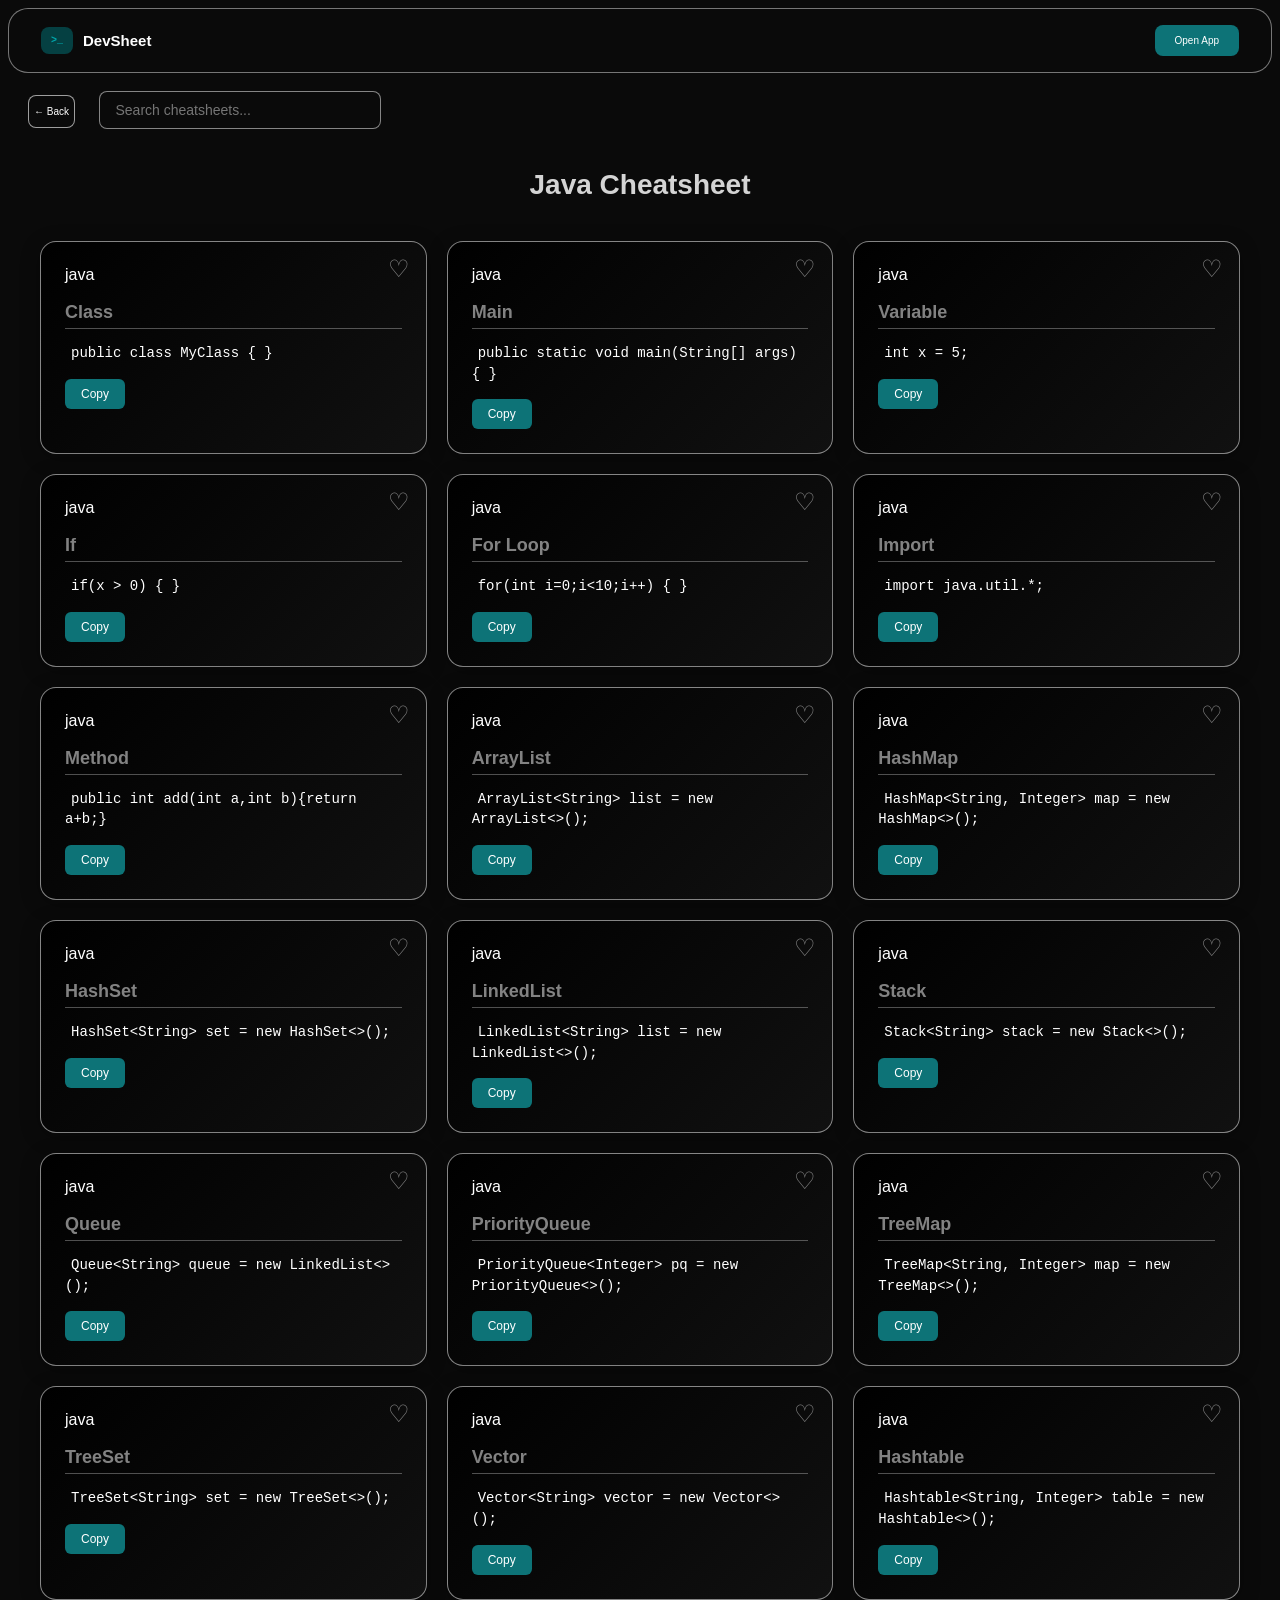
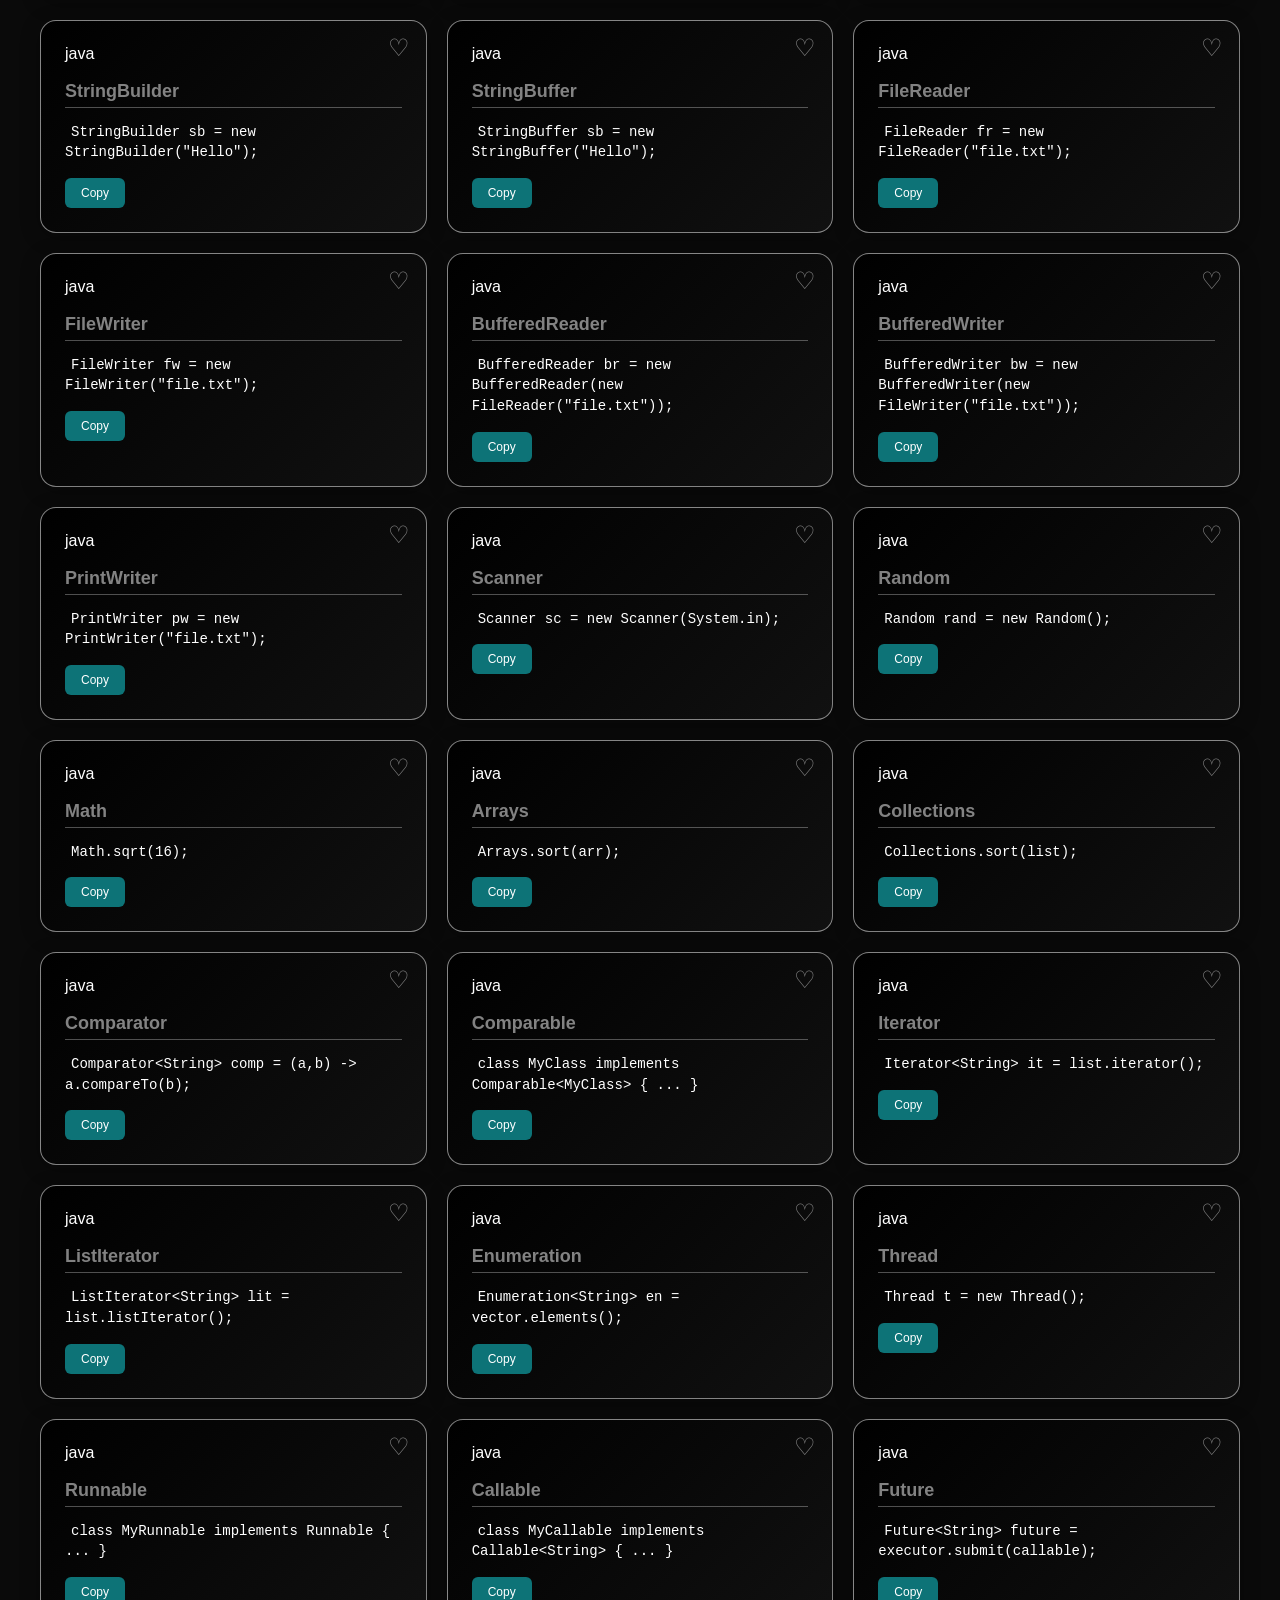
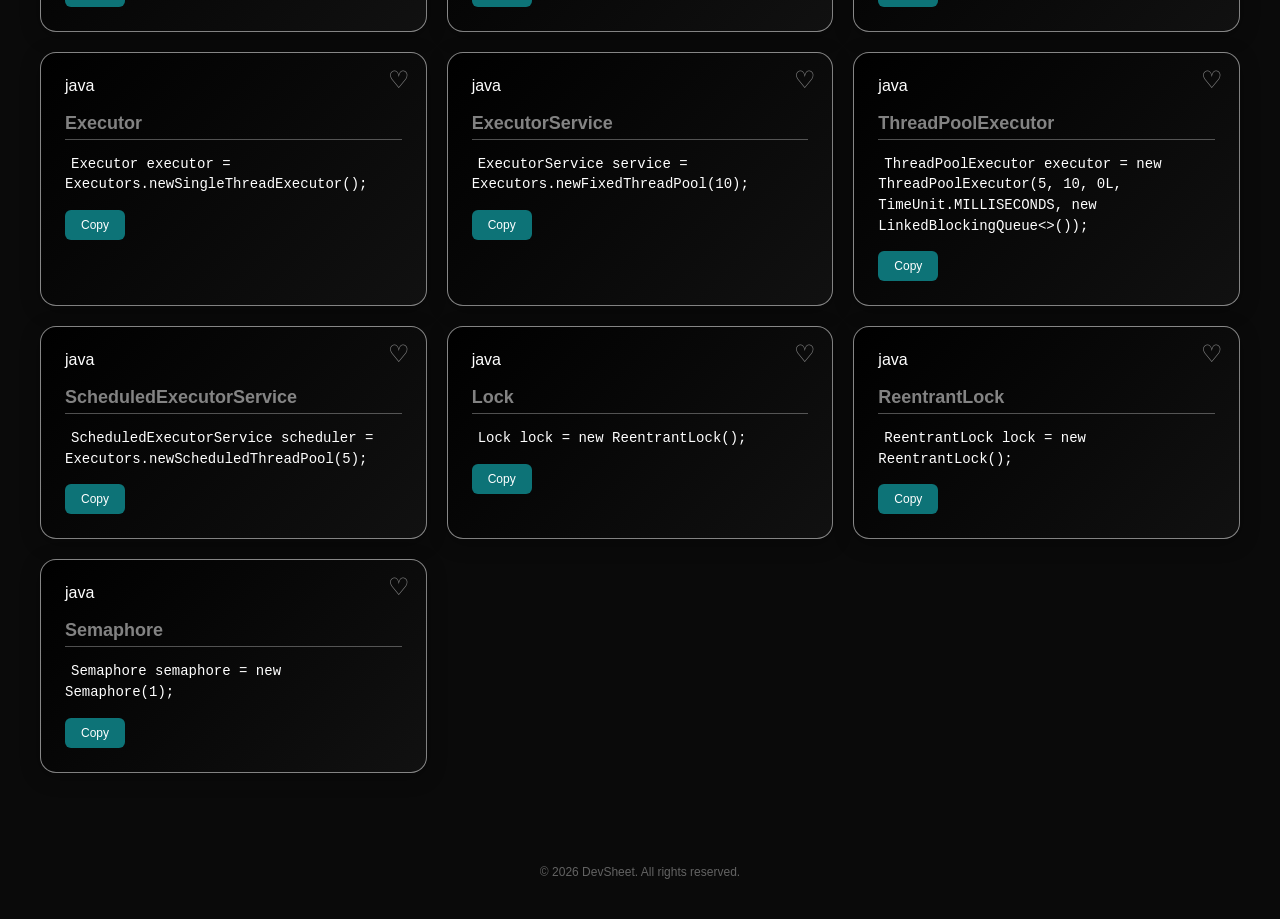
<file: java.html>
<!DOCTYPE html>
<html lang="en" dir="ltr"> 
<head>
  <meta charset="UTF-8">
  <meta name="viewport" content="width=device-width, initial-scale=1.0">
  <meta name="description" content="A cheatsheet for Java syntax and structure">
  <title>DevSheet - Java Cheatsheet</title>
  <link href="https://fonts.googleapis.com/css2?family=Cairo:wght@400;700&display=swap" rel="stylesheet">
  <link rel="stylesheet" href="https://cdnjs.cloudflare.com/ajax/libs/font-awesome/6.0.0-beta3/css/all.min.css">
  <link rel="stylesheet" href="python.css">
  <link rel="icon" href="download.png" type="image/png">
  <script src="node.js"></script>
</head>
<body>
    <header>
        
        
        <div class="logo">
            <div class="logo-icon" onclick="window.location.href='index.html'">&gt;_</div>
            <span class="logo-text" onclick="window.location.href='index.html'">DevSheet</span>
        </div><!--// sanding message warning when taping on the button that given by id openAppBtn-->
        
        <button class="open-btn" id="openAppBtn" onclick="openApp()">Open App</button>
    
    </header>
        <!--return back to the last page -->
        <button class="back-btn" onclick="window.location.href='sheatsheet.html'">← Back</button>
        
        <!-- Search bar -->
        <input type="text" id="search-bar" placeholder="Search cheatsheets...">
        
        <h2>Java Cheatsheet</h2>
        
        <!--cards for the sheatsheet withe favorating and copy ability-->
        <div class="cards-container">
            <div class="card">
                <h3>Class</h3>
                <p><code>public class MyClass { }</code></p>
                <button class="copy-btn" onclick="copyToClipboard('public class MyClass { }')">Copy</button>
            </div>
            <div class="card">
                <h3>Main</h3>
                <p><code>public static void main(String[] args) { }</code></p>
                <button class="copy-btn" onclick="copyToClipboard('public static void main(String[] args) { }')">Copy</button>
            </div>
            <div class="card">
                <h3>Variable</h3>
                <p><code>int x = 5;</code></p>
                <button class="copy-btn" onclick="copyToClipboard('int x = 5;')">Copy</button>
            </div>
            <div class="card">
                <h3>If</h3>
                <p><code>if(x > 0) { }</code></p>
                <button class="copy-btn" onclick="copyToClipboard('if(x > 0) { }')">Copy</button>
            </div>
            <div class="card">
                <h3>For Loop</h3>
                <p><code>for(int i=0;i&lt;10;i++) { }</code></p>
                <button class="copy-btn" onclick="copyToClipboard('for(int i=0;i&lt;10;i++) { }')">Copy</button>
            </div>
            <div class="card">
                <h3>Import</h3>
                <p><code>import java.util.*;</code></p>
                <button class="copy-btn" onclick="copyToClipboard('import java.util.*;')">Copy</button>
            </div>
            <div class="card">
                <h3>Method</h3>
                <p><code>public int add(int a,int b){return a+b;}</code></p>
                <button class="copy-btn" onclick="copyToClipboard('public int add(int a,int b){return a+b;}')">Copy</button>
            </div>
            
            <div class="card">
                <h3>ArrayList</h3>
                <p><code>ArrayList&lt;String&gt; list = new ArrayList&lt;&gt;();</code></p>
                <button class="copy-btn" onclick="copyToClipboard('ArrayList&lt;String&gt; list = new ArrayList&lt;&gt;();')">Copy</button>
            </div>
            
            <div class="card">
                <h3>HashMap</h3>
                <p><code>HashMap&lt;String, Integer&gt; map = new HashMap&lt;&gt;();</code></p>
                <button class="copy-btn" onclick="copyToClipboard('HashMap&lt;String, Integer&gt; map = new HashMap&lt;&gt;();')">Copy</button>
            </div>
            
            <div class="card">
                <h3>HashSet</h3>
                <p><code>HashSet&lt;String&gt; set = new HashSet&lt;&gt;();</code></p>
                <button class="copy-btn" onclick="copyToClipboard('HashSet&lt;String&gt; set = new HashSet&lt;&gt;();')">Copy</button>
            </div>
            
            <div class="card">
                <h3>LinkedList</h3>
                <p><code>LinkedList&lt;String&gt; list = new LinkedList&lt;&gt;();</code></p>
                <button class="copy-btn" onclick="copyToClipboard('LinkedList&lt;String&gt; list = new LinkedList&lt;&gt;();')">Copy</button>
            </div>
            
            <div class="card">
                <h3>Stack</h3>
                <p><code>Stack&lt;String&gt; stack = new Stack&lt;&gt;();</code></p>
                <button class="copy-btn" onclick="copyToClipboard('Stack&lt;String&gt; stack = new Stack&lt;&gt;();')">Copy</button>
            </div>
            
            <div class="card">
                <h3>Queue</h3>
                <p><code>Queue&lt;String&gt; queue = new LinkedList&lt;&gt;();</code></p>
                <button class="copy-btn" onclick="copyToClipboard('Queue&lt;String&gt; queue = new LinkedList&lt;&gt;();')">Copy</button>
            </div>
            
            <div class="card">
                <h3>PriorityQueue</h3>
                <p><code>PriorityQueue&lt;Integer&gt; pq = new PriorityQueue&lt;&gt;();</code></p>
                <button class="copy-btn" onclick="copyToClipboard('PriorityQueue&lt;Integer&gt; pq = new PriorityQueue&lt;&gt;();')">Copy</button>
            </div>
            
            <div class="card">
                <h3>TreeMap</h3>
                <p><code>TreeMap&lt;String, Integer&gt; map = new TreeMap&lt;&gt;();</code></p>
                <button class="copy-btn" onclick="copyToClipboard('TreeMap&lt;String, Integer&gt; map = new TreeMap&lt;&gt;();')">Copy</button>
            </div>
            
            <div class="card">
                <h3>TreeSet</h3>
                <p><code>TreeSet&lt;String&gt; set = new TreeSet&lt;&gt;();</code></p>
                <button class="copy-btn" onclick="copyToClipboard('TreeSet&lt;String&gt; set = new TreeSet&lt;&gt;();')">Copy</button>
            </div>
            
            <div class="card">
                <h3>Vector</h3>
                <p><code>Vector&lt;String&gt; vector = new Vector&lt;&gt;();</code></p>
                <button class="copy-btn" onclick="copyToClipboard('Vector&lt;String&gt; vector = new Vector&lt;&gt;();')">Copy</button>
            </div>
            
            <div class="card">
                <h3>Hashtable</h3>
                <p><code>Hashtable&lt;String, Integer&gt; table = new Hashtable&lt;&gt;();</code></p>
                <button class="copy-btn" onclick="copyToClipboard('Hashtable&lt;String, Integer&gt; table = new Hashtable&lt;&gt;();')">Copy</button>
            </div>
            
            <div class="card">
                <h3>StringBuilder</h3>
                <p><code>StringBuilder sb = new StringBuilder("Hello");</code></p>
                <button class="copy-btn" onclick="copyToClipboard('StringBuilder sb = new StringBuilder(&quot;Hello&quot;);')">Copy</button>
            </div>
            
            <div class="card">
                <h3>StringBuffer</h3>
                <p><code>StringBuffer sb = new StringBuffer("Hello");</code></p>
                <button class="copy-btn" onclick="copyToClipboard('StringBuffer sb = new StringBuffer(&quot;Hello&quot;);')">Copy</button>
            </div>
            
            <div class="card">
                <h3>FileReader</h3>
                <p><code>FileReader fr = new FileReader("file.txt");</code></p>
                <button class="copy-btn" onclick="copyToClipboard('FileReader fr = new FileReader(&quot;file.txt&quot;);')">Copy</button>
            </div>
            
            <div class="card">
                <h3>FileWriter</h3>
                <p><code>FileWriter fw = new FileWriter("file.txt");</code></p>
                <button class="copy-btn" onclick="copyToClipboard('FileWriter fw = new FileWriter(&quot;file.txt&quot;);')">Copy</button>
            </div>
            
            <div class="card">
                <h3>BufferedReader</h3>
                <p><code>BufferedReader br = new BufferedReader(new FileReader("file.txt"));</code></p>
                <button class="copy-btn" onclick="copyToClipboard('BufferedReader br = new BufferedReader(new FileReader(&quot;file.txt&quot;));')">Copy</button>
            </div>
            
            <div class="card">
                <h3>BufferedWriter</h3>
                <p><code>BufferedWriter bw = new BufferedWriter(new FileWriter("file.txt"));</code></p>
                <button class="copy-btn" onclick="copyToClipboard('BufferedWriter bw = new BufferedWriter(new FileWriter(&quot;file.txt&quot;));')">Copy</button>
            </div>
            
            <div class="card">
                <h3>PrintWriter</h3>
                <p><code>PrintWriter pw = new PrintWriter("file.txt");</code></p>
                <button class="copy-btn" onclick="copyToClipboard('PrintWriter pw = new PrintWriter(&quot;file.txt&quot;);')">Copy</button>
            </div>
            
            <div class="card">
                <h3>Scanner</h3>
                <p><code>Scanner sc = new Scanner(System.in);</code></p>
                <button class="copy-btn" onclick="copyToClipboard('Scanner sc = new Scanner(System.in);')">Copy</button>
            </div>
            
            <div class="card">
                <h3>Random</h3>
                <p><code>Random rand = new Random();</code></p>
                <button class="copy-btn" onclick="copyToClipboard('Random rand = new Random();')">Copy</button>
            </div>
            
            <div class="card">
                <h3>Math</h3>
                <p><code>Math.sqrt(16);</code></p>
                <button class="copy-btn" onclick="copyToClipboard('Math.sqrt(16);')">Copy</button>
            </div>
            
            <div class="card">
                <h3>Arrays</h3>
                <p><code>Arrays.sort(arr);</code></p>
                <button class="copy-btn" onclick="copyToClipboard('Arrays.sort(arr);')">Copy</button>
            </div>
            
            <div class="card">
                <h3>Collections</h3>
                <p><code>Collections.sort(list);</code></p>
                <button class="copy-btn" onclick="copyToClipboard('Collections.sort(list);')">Copy</button>
            </div>
            
            <div class="card">
                <h3>Comparator</h3>
                <p><code>Comparator&lt;String&gt; comp = (a,b) -&gt; a.compareTo(b);</code></p>
                <button class="copy-btn" onclick="copyToClipboard('Comparator&lt;String&gt; comp = (a,b) -&gt; a.compareTo(b);')">Copy</button>
            </div>
            
            <div class="card">
                <h3>Comparable</h3>
                <p><code>class MyClass implements Comparable&lt;MyClass&gt; { ... }</code></p>
                <button class="copy-btn" onclick="copyToClipboard('class MyClass implements Comparable&lt;MyClass&gt; { ... }')">Copy</button>
            </div>
            
            <div class="card">
                <h3>Iterator</h3>
                <p><code>Iterator&lt;String&gt; it = list.iterator();</code></p>
                <button class="copy-btn" onclick="copyToClipboard('Iterator&lt;String&gt; it = list.iterator();')">Copy</button>
            </div>
            
            <div class="card">
                <h3>ListIterator</h3>
                <p><code>ListIterator&lt;String&gt; lit = list.listIterator();</code></p>
                <button class="copy-btn" onclick="copyToClipboard('ListIterator&lt;String&gt; lit = list.listIterator();')">Copy</button>
            </div>
            
            <div class="card">
                <h3>Enumeration</h3>
                <p><code>Enumeration&lt;String&gt; en = vector.elements();</code></p>
                <button class="copy-btn" onclick="copyToClipboard('Enumeration&lt;String&gt; en = vector.elements();')">Copy</button>
            </div>
            
            <div class="card">
                <h3>Thread</h3>
                <p><code>Thread t = new Thread();</code></p>
                <button class="copy-btn" onclick="copyToClipboard('Thread t = new Thread();')">Copy</button>
            </div>
            
            <div class="card">
                <h3>Runnable</h3>
                <p><code>class MyRunnable implements Runnable { ... }</code></p>
                <button class="copy-btn" onclick="copyToClipboard('class MyRunnable implements Runnable { ... }')">Copy</button>
            </div>
            
            <div class="card">
                <h3>Callable</h3>
                <p><code>class MyCallable implements Callable&lt;String&gt; { ... }</code></p>
                <button class="copy-btn" onclick="copyToClipboard('class MyCallable implements Callable&lt;String&gt; { ... }')">Copy</button>
            </div>
            
            <div class="card">
                <h3>Future</h3>
                <p><code>Future&lt;String&gt; future = executor.submit(callable);</code></p>
                <button class="copy-btn" onclick="copyToClipboard('Future&lt;String&gt; future = executor.submit(callable);')">Copy</button>
            </div>
            
            <div class="card">
                <h3>Executor</h3>
                <p><code>Executor executor = Executors.newSingleThreadExecutor();</code></p>
                <button class="copy-btn" onclick="copyToClipboard('Executor executor = Executors.newSingleThreadExecutor();')">Copy</button>
            </div>
            
            <div class="card">
                <h3>ExecutorService</h3>
                <p><code>ExecutorService service = Executors.newFixedThreadPool(10);</code></p>
                <button class="copy-btn" onclick="copyToClipboard('ExecutorService service = Executors.newFixedThreadPool(10);')">Copy</button>
            </div>
            
            <div class="card">
                <h3>ThreadPoolExecutor</h3>
                <p><code>ThreadPoolExecutor executor = new ThreadPoolExecutor(5, 10, 0L, TimeUnit.MILLISECONDS, new LinkedBlockingQueue&lt;&gt;());</code></p>
                <button class="copy-btn" onclick="copyToClipboard('ThreadPoolExecutor executor = new ThreadPoolExecutor(5, 10, 0L, TimeUnit.MILLISECONDS, new LinkedBlockingQueue&lt;&gt;());')">Copy</button>
            </div>
            
            <div class="card">
                <h3>ScheduledExecutorService</h3>
                <p><code>ScheduledExecutorService scheduler = Executors.newScheduledThreadPool(5);</code></p>
                <button class="copy-btn" onclick="copyToClipboard('ScheduledExecutorService scheduler = Executors.newScheduledThreadPool(5);')">Copy</button>
            </div>
            
            <div class="card">
                <h3>Lock</h3>
                <p><code>Lock lock = new ReentrantLock();</code></p>
                <button class="copy-btn" onclick="copyToClipboard('Lock lock = new ReentrantLock();')">Copy</button>
            </div>
            
            <div class="card">
                <h3>ReentrantLock</h3>
                <p><code>ReentrantLock lock = new ReentrantLock();</code></p>
                <button class="copy-btn" onclick="copyToClipboard('ReentrantLock lock = new ReentrantLock();')">Copy</button>
            </div>
            
            <div class="card">
                <h3>Semaphore</h3>
                <p><code>Semaphore semaphore = new Semaphore(1);</code></p>
                <button class="copy-btn" onclick="copyToClipboard('Semaphore semaphore = new Semaphore(1);')">Copy</button>
            </div>

        </div>
        
    </body>
    <footer>
        <p>&copy; 2026 DevSheet. All rights reserved.</p> 
    </footer>
</html>
</file>
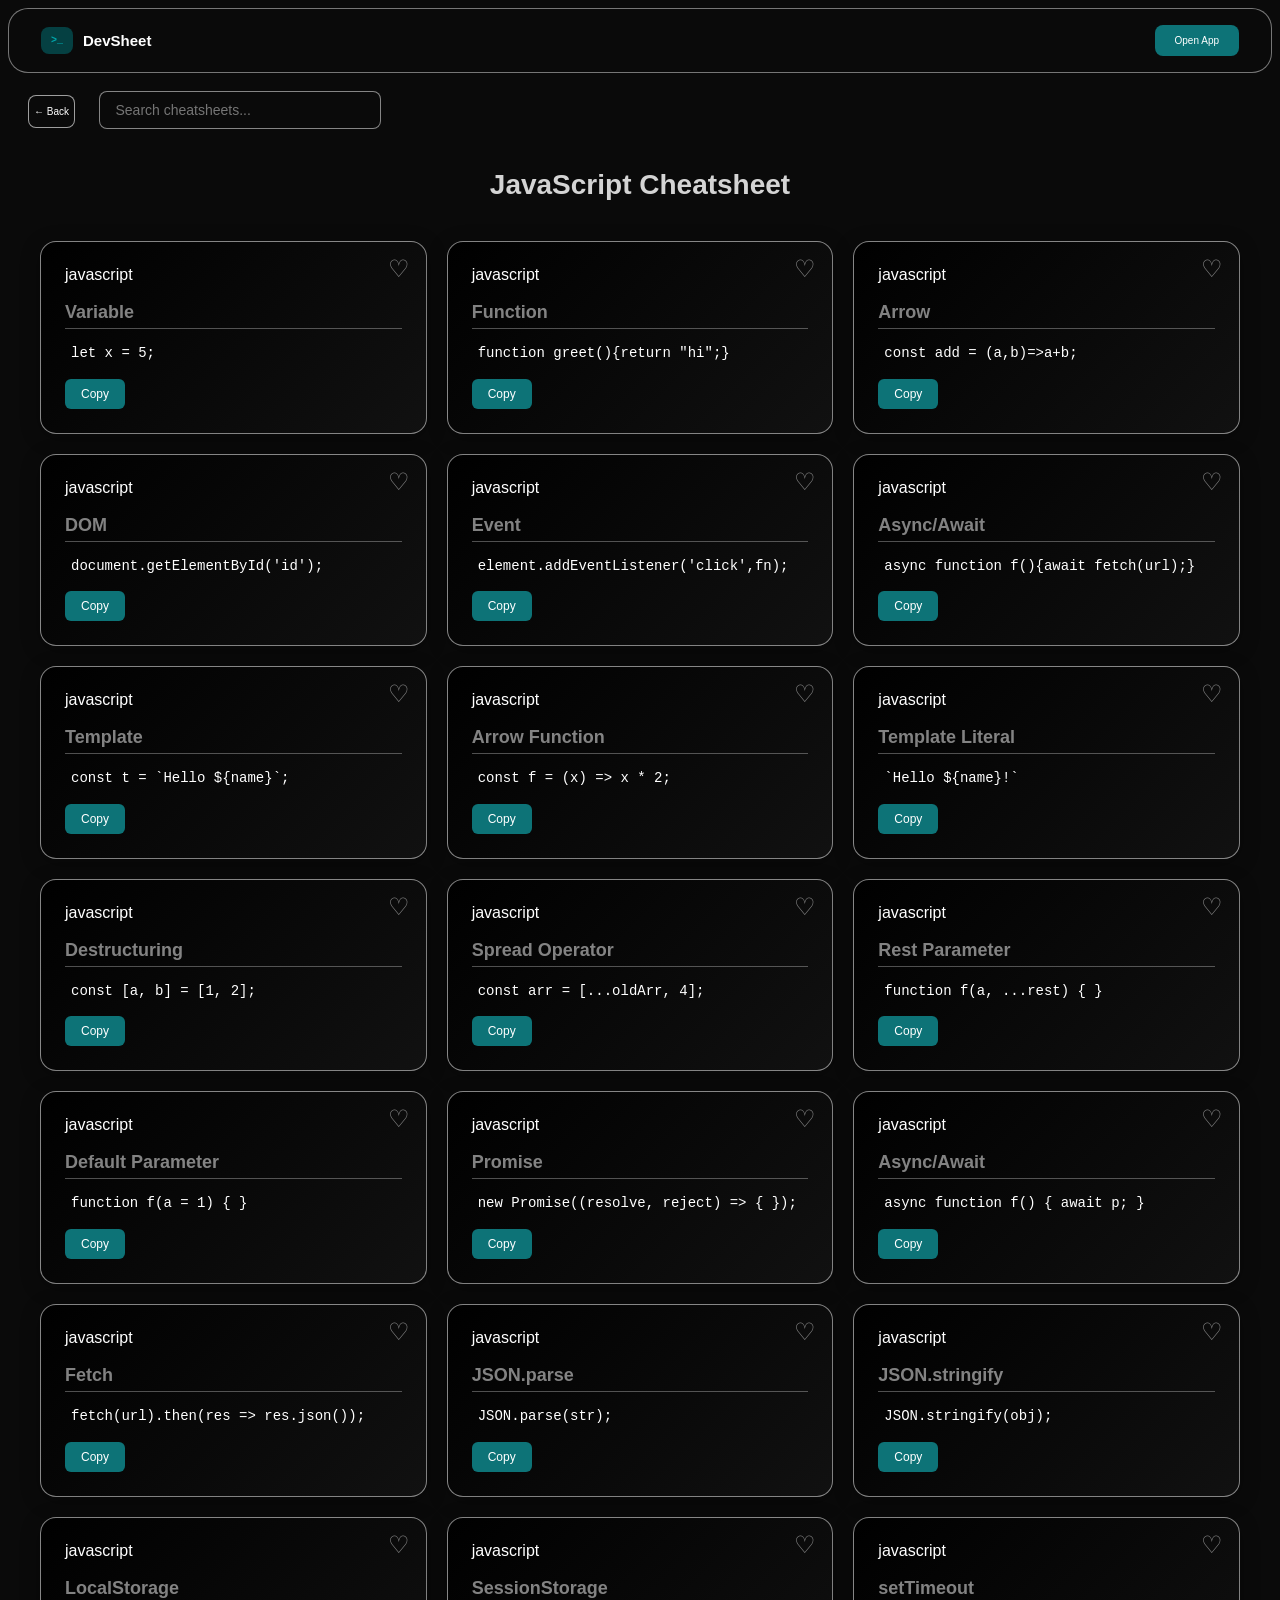
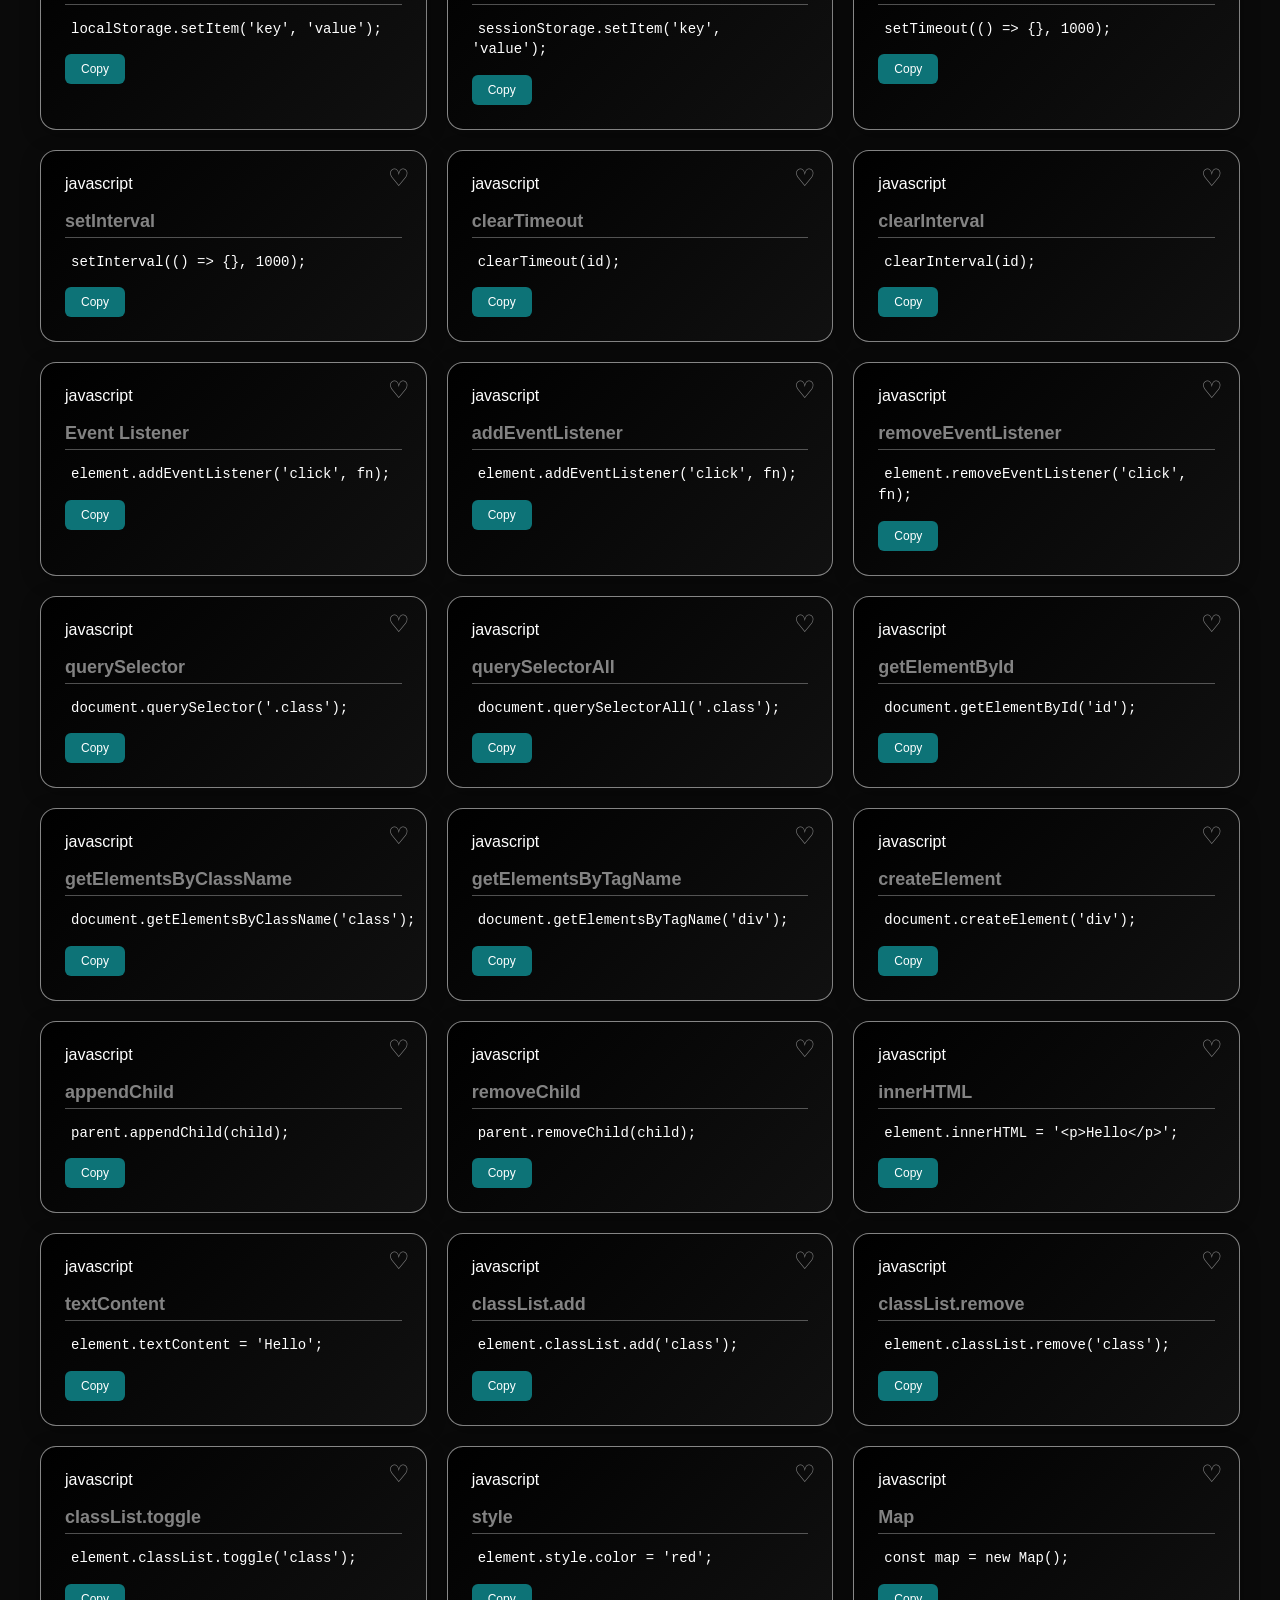
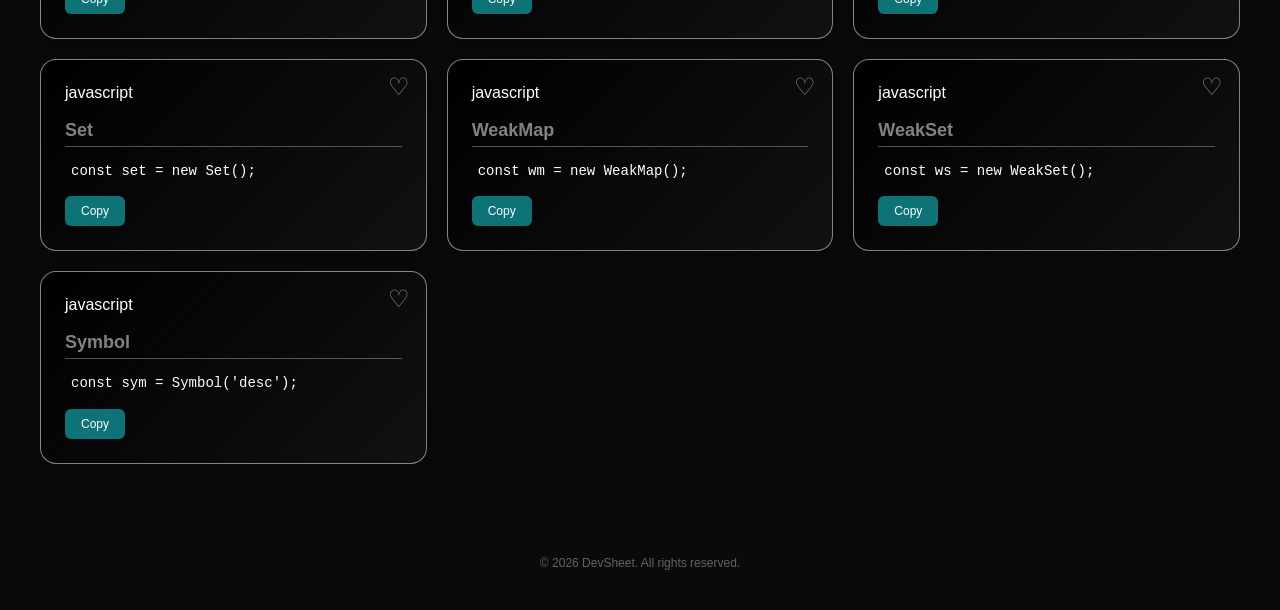
<file: js.html>
<!DOCTYPE html>
<html lang="en" dir="ltr"> 
<head>
  <meta charset="UTF-8">
  <meta name="viewport" content="width=device-width, initial-scale=1.0">
  <meta name="description" content="A cheatsheet for JavaScript basics and DOM interactions">
  <title>DevSheet - JavaScript Cheatsheet</title>
  <link href="https://fonts.googleapis.com/css2?family=Cairo:wght@400;700&display=swap" rel="stylesheet">
  <link rel="stylesheet" href="https://cdnjs.cloudflare.com/ajax/libs/font-awesome/6.0.0-beta3/css/all.min.css">
  <link rel="stylesheet" href="python.css">
  <link rel="icon" href="download.png" type="image/png">
  <script src="node.js"></script>
</head>
<body>
    <header>
        
        
        <div class="logo">
            <div class="logo-icon" onclick="window.location.href='index.html'">&gt;_</div>
            <span class="logo-text" onclick="window.location.href='index.html'">DevSheet</span>
        </div><!--// sanding message warning when taping on the button that given by id openAppBtn-->
        
        <button class="open-btn" id="openAppBtn" onclick="openApp()">Open App</button>
    
    </header>
        <!--return back to the last page -->
        <button class="back-btn" onclick="window.location.href='sheatsheet.html'">← Back</button>
        
        <!-- Search bar -->
        <input type="text" id="search-bar" placeholder="Search cheatsheets...">
        
        <h2>JavaScript Cheatsheet</h2>
        
        <!--cards for the sheatsheet withe favorating and copy ability-->
        <div class="cards-container">
            <div class="card">
                <h3>Variable</h3>
                <p><code>let x = 5;</code></p>
                <button class="copy-btn" onclick="copyToClipboard('let x = 5;')">Copy</button>
            </div>
            <div class="card">
                <h3>Function</h3>
                <p><code>function greet(){return "hi";}</code></p>
                <button class="copy-btn" onclick="copyToClipboard('function greet(){return &quot;hi&quot;;}')">Copy</button>
            </div>
            <div class="card">
                <h3>Arrow</h3>
                <p><code>const add = (a,b)=>a+b;</code></p>
                <button class="copy-btn" onclick="copyToClipboard('const add = (a,b)=>a+b;')">Copy</button>
            </div>
            <div class="card">
                <h3>DOM</h3>
                <p><code>document.getElementById('id');</code></p>
                <button class="copy-btn" onclick="copyToClipboard('document.getElementById(\'id\');')">Copy</button>
            </div>
            <div class="card">
                <h3>Event</h3>
                <p><code>element.addEventListener('click',fn);</code></p>
                <button class="copy-btn" onclick="copyToClipboard('element.addEventListener(\'click\',fn);')">Copy</button>
            </div>
            <div class="card">
                <h3>Async/Await</h3>
                <p><code>async function f(){await fetch(url);}</code></p>
                <button class="copy-btn" onclick="copyToClipboard('async function f(){await fetch(url);}')">Copy</button>
            </div>
            <div class="card">
                <h3>Template</h3>
                <p><code>const t = `Hello ${name}`;</code></p>
                <button class="copy-btn" onclick="copyToClipboard('const t = `Hello ${name}`;')">Copy</button>
            </div>
            
            <div class="card">
                <h3>Arrow Function</h3>
                <p><code>const f = (x) =&gt; x * 2;</code></p>
                <button class="copy-btn" onclick="copyToClipboard('const f = (x) =&gt; x * 2;')">Copy</button>
            </div>
            
            <div class="card">
                <h3>Template Literal</h3>
                <p><code>`Hello ${name}!`</code></p>
                <button class="copy-btn" onclick="copyToClipboard('`Hello ${name}!`')">Copy</button>
            </div>
            
            <div class="card">
                <h3>Destructuring</h3>
                <p><code>const [a, b] = [1, 2];</code></p>
                <button class="copy-btn" onclick="copyToClipboard('const [a, b] = [1, 2];')">Copy</button>
            </div>
            
            <div class="card">
                <h3>Spread Operator</h3>
                <p><code>const arr = [...oldArr, 4];</code></p>
                <button class="copy-btn" onclick="copyToClipboard('const arr = [...oldArr, 4];')">Copy</button>
            </div>
            
            <div class="card">
                <h3>Rest Parameter</h3>
                <p><code>function f(a, ...rest) { }</code></p>
                <button class="copy-btn" onclick="copyToClipboard('function f(a, ...rest) { }')">Copy</button>
            </div>
            
            <div class="card">
                <h3>Default Parameter</h3>
                <p><code>function f(a = 1) { }</code></p>
                <button class="copy-btn" onclick="copyToClipboard('function f(a = 1) { }')">Copy</button>
            </div>
            
            <div class="card">
                <h3>Promise</h3>
                <p><code>new Promise((resolve, reject) =&gt; { });</code></p>
                <button class="copy-btn" onclick="copyToClipboard('new Promise((resolve, reject) =&gt; { });')">Copy</button>
            </div>
            
            <div class="card">
                <h3>Async/Await</h3>
                <p><code>async function f() { await p; }</code></p>
                <button class="copy-btn" onclick="copyToClipboard('async function f() { await p; }')">Copy</button>
            </div>
            
            <div class="card">
                <h3>Fetch</h3>
                <p><code>fetch(url).then(res =&gt; res.json());</code></p>
                <button class="copy-btn" onclick="copyToClipboard('fetch(url).then(res =&gt; res.json());')">Copy</button>
            </div>
            
            <div class="card">
                <h3>JSON.parse</h3>
                <p><code>JSON.parse(str);</code></p>
                <button class="copy-btn" onclick="copyToClipboard('JSON.parse(str);')">Copy</button>
            </div>
            
            <div class="card">
                <h3>JSON.stringify</h3>
                <p><code>JSON.stringify(obj);</code></p>
                <button class="copy-btn" onclick="copyToClipboard('JSON.stringify(obj);')">Copy</button>
            </div>
            
            <div class="card">
                <h3>LocalStorage</h3>
                <p><code>localStorage.setItem('key', 'value');</code></p>
                <button class="copy-btn" onclick="copyToClipboard('localStorage.setItem(\'key\', \'value\');')">Copy</button>
            </div>
            
            <div class="card">
                <h3>SessionStorage</h3>
                <p><code>sessionStorage.setItem('key', 'value');</code></p>
                <button class="copy-btn" onclick="copyToClipboard('sessionStorage.setItem(\'key\', \'value\');')">Copy</button>
            </div>
            
            <div class="card">
                <h3>setTimeout</h3>
                <p><code>setTimeout(() =&gt; {}, 1000);</code></p>
                <button class="copy-btn" onclick="copyToClipboard('setTimeout(() =&gt; {}, 1000);')">Copy</button>
            </div>
            
            <div class="card">
                <h3>setInterval</h3>
                <p><code>setInterval(() =&gt; {}, 1000);</code></p>
                <button class="copy-btn" onclick="copyToClipboard('setInterval(() =&gt; {}, 1000);')">Copy</button>
            </div>
            
            <div class="card">
                <h3>clearTimeout</h3>
                <p><code>clearTimeout(id);</code></p>
                <button class="copy-btn" onclick="copyToClipboard('clearTimeout(id);')">Copy</button>
            </div>
            
            <div class="card">
                <h3>clearInterval</h3>
                <p><code>clearInterval(id);</code></p>
                <button class="copy-btn" onclick="copyToClipboard('clearInterval(id);')">Copy</button>
            </div>
            
            <div class="card">
                <h3>Event Listener</h3>
                <p><code>element.addEventListener('click', fn);</code></p>
                <button class="copy-btn" onclick="copyToClipboard('element.addEventListener(\'click\', fn);')">Copy</button>
            </div>
            
            <div class="card">
                <h3>addEventListener</h3>
                <p><code>element.addEventListener('click', fn);</code></p>
                <button class="copy-btn" onclick="copyToClipboard('element.addEventListener(\'click\', fn);')">Copy</button>
            </div>
            
            <div class="card">
                <h3>removeEventListener</h3>
                <p><code>element.removeEventListener('click', fn);</code></p>
                <button class="copy-btn" onclick="copyToClipboard('element.removeEventListener(\'click\', fn);')">Copy</button>
            </div>
            
            <div class="card">
                <h3>querySelector</h3>
                <p><code>document.querySelector('.class');</code></p>
                <button class="copy-btn" onclick="copyToClipboard('document.querySelector(\'.class\');')">Copy</button>
            </div>
            
            <div class="card">
                <h3>querySelectorAll</h3>
                <p><code>document.querySelectorAll('.class');</code></p>
                <button class="copy-btn" onclick="copyToClipboard('document.querySelectorAll(\'.class\');')">Copy</button>
            </div>
            
            <div class="card">
                <h3>getElementById</h3>
                <p><code>document.getElementById('id');</code></p>
                <button class="copy-btn" onclick="copyToClipboard('document.getElementById(\'id\');')">Copy</button>
            </div>
            
            <div class="card">
                <h3>getElementsByClassName</h3>
                <p><code>document.getElementsByClassName('class');</code></p>
                <button class="copy-btn" onclick="copyToClipboard('document.getElementsByClassName(\'class\');')">Copy</button>
            </div>
            
            <div class="card">
                <h3>getElementsByTagName</h3>
                <p><code>document.getElementsByTagName('div');</code></p>
                <button class="copy-btn" onclick="copyToClipboard('document.getElementsByTagName(\'div\');')">Copy</button>
            </div>
            
            <div class="card">
                <h3>createElement</h3>
                <p><code>document.createElement('div');</code></p>
                <button class="copy-btn" onclick="copyToClipboard('document.createElement(\'div\');')">Copy</button>
            </div>
            
            <div class="card">
                <h3>appendChild</h3>
                <p><code>parent.appendChild(child);</code></p>
                <button class="copy-btn" onclick="copyToClipboard('parent.appendChild(child);')">Copy</button>
            </div>
            
            <div class="card">
                <h3>removeChild</h3>
                <p><code>parent.removeChild(child);</code></p>
                <button class="copy-btn" onclick="copyToClipboard('parent.removeChild(child);')">Copy</button>
            </div>
            
            <div class="card">
                <h3>innerHTML</h3>
                <p><code>element.innerHTML = '&lt;p&gt;Hello&lt;/p&gt;';</code></p>
                <button class="copy-btn" onclick="copyToClipboard('element.innerHTML = \'&lt;p&gt;Hello&lt;/p&gt;\';')">Copy</button>
            </div>
            
            <div class="card">
                <h3>textContent</h3>
                <p><code>element.textContent = 'Hello';</code></p>
                <button class="copy-btn" onclick="copyToClipboard('element.textContent = \'Hello\';')">Copy</button>
            </div>
            
            <div class="card">
                <h3>classList.add</h3>
                <p><code>element.classList.add('class');</code></p>
                <button class="copy-btn" onclick="copyToClipboard('element.classList.add(\'class\');')">Copy</button>
            </div>
            
            <div class="card">
                <h3>classList.remove</h3>
                <p><code>element.classList.remove('class');</code></p>
                <button class="copy-btn" onclick="copyToClipboard('element.classList.remove(\'class\');')">Copy</button>
            </div>
            
            <div class="card">
                <h3>classList.toggle</h3>
                <p><code>element.classList.toggle('class');</code></p>
                <button class="copy-btn" onclick="copyToClipboard('element.classList.toggle(\'class\');')">Copy</button>
            </div>
            
            <div class="card">
                <h3>style</h3>
                <p><code>element.style.color = 'red';</code></p>
                <button class="copy-btn" onclick="copyToClipboard('element.style.color = \'red\';')">Copy</button>
            </div>
            
            <div class="card">
                <h3>Map</h3>
                <p><code>const map = new Map();</code></p>
                <button class="copy-btn" onclick="copyToClipboard('const map = new Map();')">Copy</button>
            </div>
            
            <div class="card">
                <h3>Set</h3>
                <p><code>const set = new Set();</code></p>
                <button class="copy-btn" onclick="copyToClipboard('const set = new Set();')">Copy</button>
            </div>
            
            <div class="card">
                <h3>WeakMap</h3>
                <p><code>const wm = new WeakMap();</code></p>
                <button class="copy-btn" onclick="copyToClipboard('const wm = new WeakMap();')">Copy</button>
            </div>
            
            <div class="card">
                <h3>WeakSet</h3>
                <p><code>const ws = new WeakSet();</code></p>
                <button class="copy-btn" onclick="copyToClipboard('const ws = new WeakSet();')">Copy</button>
            </div>
            
            <div class="card">
                <h3>Symbol</h3>
                <p><code>const sym = Symbol('desc');</code></p>
                <button class="copy-btn" onclick="copyToClipboard('const sym = Symbol(\'desc\');')">Copy</button>
            </div>

        </div>
        
    </body>
    <footer>
        <p>&copy; 2026 DevSheet. All rights reserved.</p> 
    </footer>
</html>
</file>
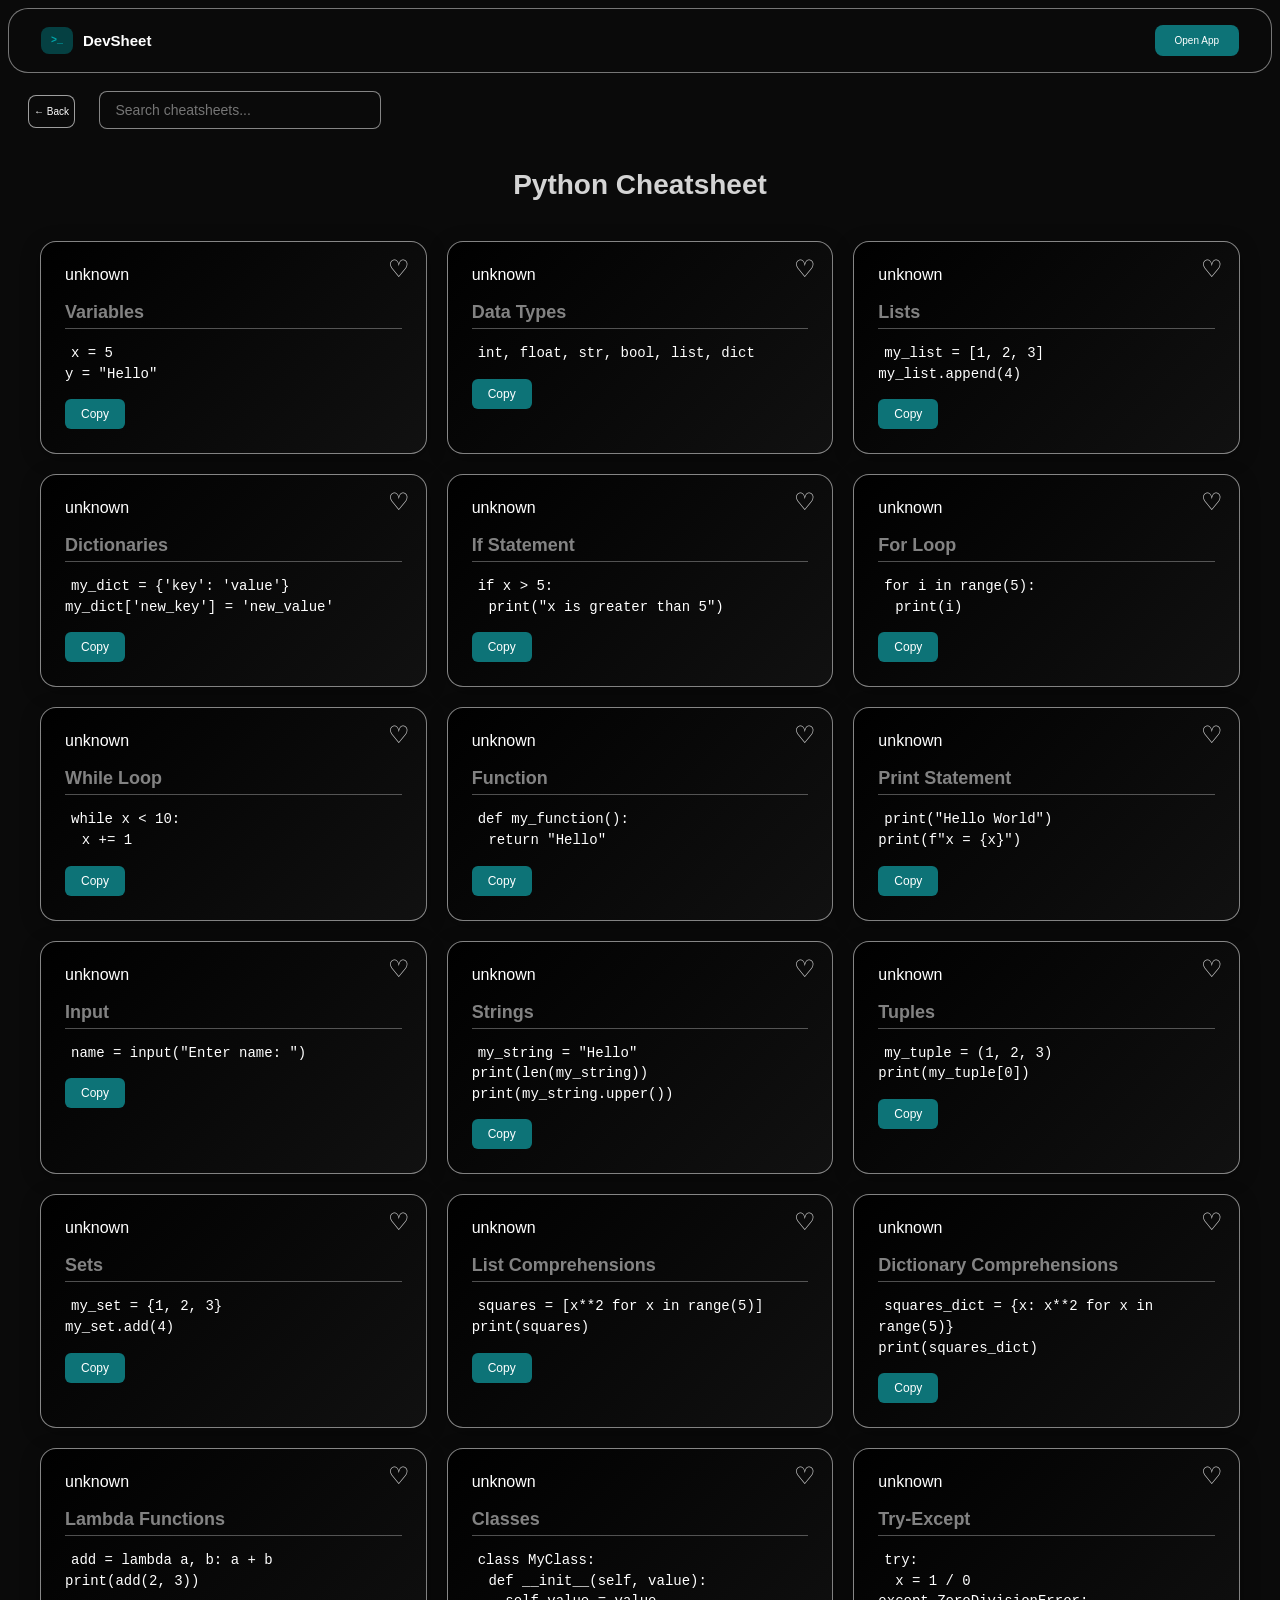
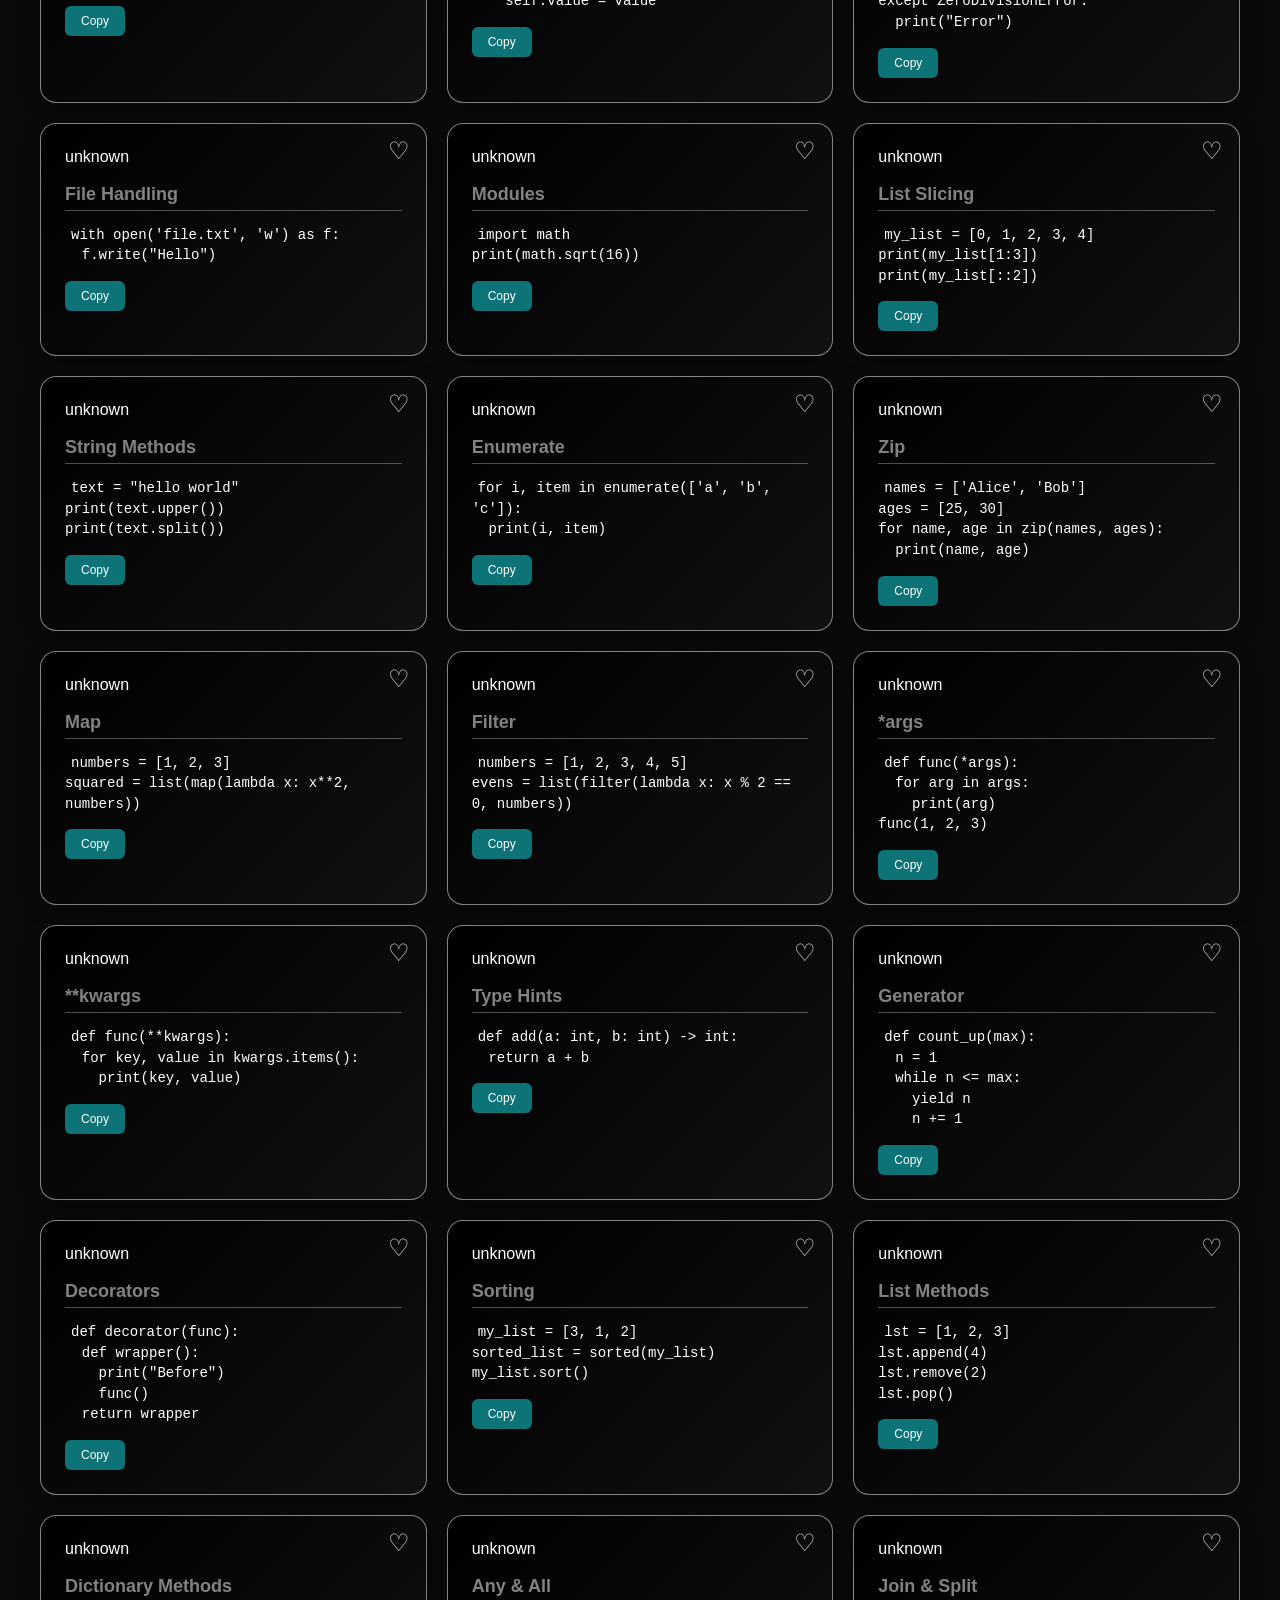
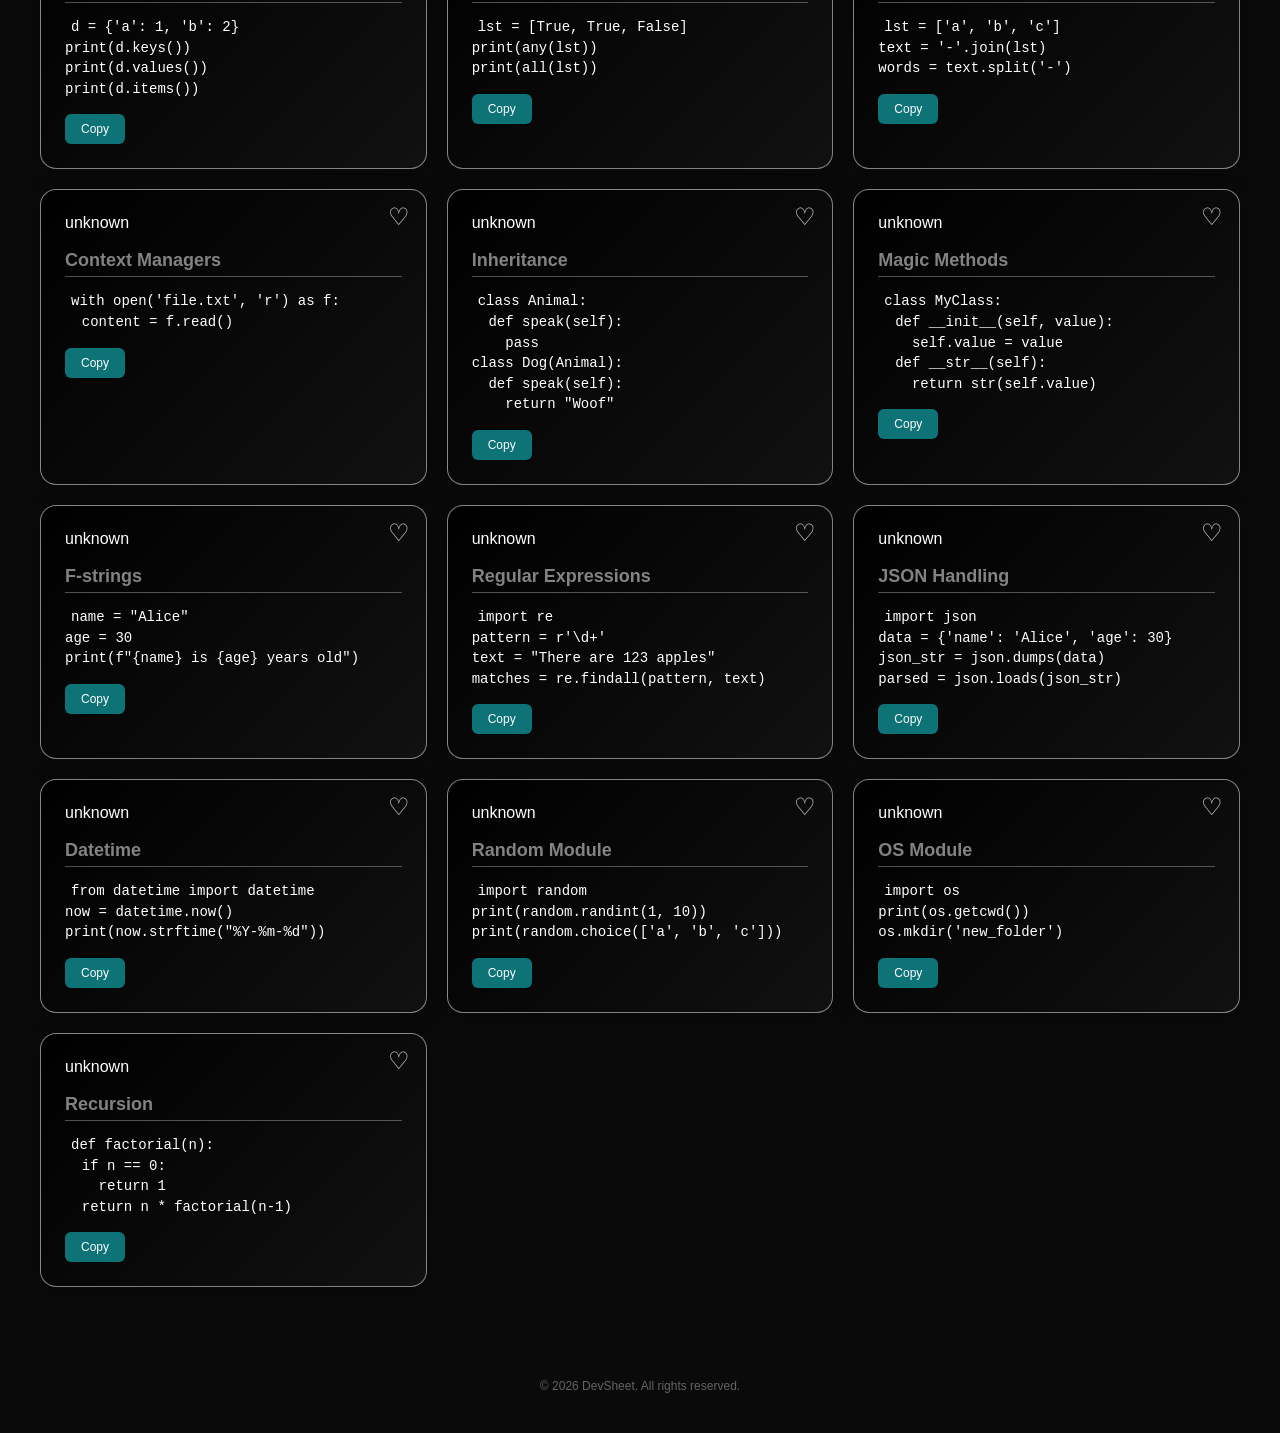
<file: python.html>
<!DOCTYPE html>
<html lang="en" dir="ltr"> 
<head>
  <meta charset="UTF-8">
  <meta name="viewport" content="width=device-width, initial-scale=1.0">
  <meta name="description" content="A website for programming languages cheatsheets with favorite features">
  <title>DevSheet</title>
  <link href="https://fonts.googleapis.com/css2?family=Cairo:wght@400;700&display=swap" rel="stylesheet">
  <link rel="stylesheet" href="https://cdnjs.cloudflare.com/ajax/libs/font-awesome/6.0.0-beta3/css/all.min.css">
  <link rel="stylesheet" href="python.css">
  <link rel="icon" href="download.png" type="image/png">
    <!-- link the js file --- -->
    <script src="node.js"></script>
</head>
<body>
    <header>
        
        
        <div class="logo">
            <div class="logo-icon" onclick="window.location.href='index.html'">&gt;_</div>
            <span class="logo-text" onclick="window.location.href='index.html'">DevSheet</span>
        </div><!--// sanding message warning when taping on the button that given by id openAppBtn-->
        
        <button class="open-btn" id="openAppBtn" onclick="openApp()">Open App</button>
    
    </header>
        <!--return back to the last page -->
        <button class="back-btn" onclick="window.location.href='sheatsheet.html'">← Back</button>
        
        <!-- Search bar -->
        <input type="text" id="search-bar" placeholder="Search cheatsheets...">
        
        <h2>Python Cheatsheet</h2>
        
        <!--cards for the sheatsheet withe favorating and copy ability-->
        <div class="cards-container">
            <div class="card" data-language="python" data-title="Variables">
                <button class="favorite-btn" onclick="toggleFavorite(this, 'python', 'Variables', 'x = 5\ny = &quot;Hello&quot;')">♡</button>
                <h3>Variables</h3>
                <p><code>x = 5<br>y = "Hello"</code></p>
                <button class="copy-btn" onclick="copyToClipboard('x = 5\ny = &quot;Hello&quot;')">Copy</button>
            </div>
            
            <div class="card" data-language="python" data-title="Data Types">
                <button class="favorite-btn" onclick="toggleFavorite(this, 'python', 'Data Types', 'int, float, str, bool, list, dict')">♡</button>
                <h3>Data Types</h3>
                <p><code>int, float, str, bool, list, dict</code></p>
                <button class="copy-btn" onclick="copyToClipboard('int, float, str, bool, list, dict')">Copy</button>
            </div>
            
            <div class="card" data-language="python" data-title="Lists">
                <button class="favorite-btn" onclick="toggleFavorite(this, 'python', 'Lists', 'my_list = [1, 2, 3]\nmy_list.append(4)')">♡</button>
                <h3>Lists</h3>
                <p><code>my_list = [1, 2, 3]<br>my_list.append(4)</code></p>
                <button class="copy-btn" onclick="copyToClipboard('my_list = [1, 2, 3]\nmy_list.append(4)')">Copy</button>
            </div>
            
            <div class="card" data-language="python" data-title="Dictionaries">
                <button class="favorite-btn" onclick="toggleFavorite(this, 'python', 'Dictionaries', 'my_dict = {\'key\': \'value\'}\nmy_dict[\'new_key\'] = \'new_value\'')" >♡</button>
                <h3>Dictionaries</h3>
                <p><code>my_dict = {'key': 'value'}<br>my_dict['new_key'] = 'new_value'</code></p>
                <button class="copy-btn" onclick="copyToClipboard('my_dict = {\'key\': \'value\'}\nmy_dict[\'new_key\'] = \'new_value\'')">Copy</button>
            </div>
            
            <div class="card" data-language="python" data-title="If Statement">
                <button class="favorite-btn" onclick="toggleFavorite(this, 'python', 'If Statement', 'if x > 5:\n    print(&quot;x is greater than 5&quot;)')">♡</button>
                <h3>If Statement</h3>
                <p><code>if x > 5:<br>&nbsp;&nbsp;print("x is greater than 5")</code></p>
                <button class="copy-btn" onclick="copyToClipboard('if x > 5:\n    print(&quot;x is greater than 5&quot;)')">Copy</button>
            </div>
            
            <div class="card" data-language="python" data-title="For Loop">
                <button class="favorite-btn" onclick="toggleFavorite(this, 'python', 'For Loop', 'for i in range(5):\n    print(i)')">♡</button>
                <h3>For Loop</h3>
                <p><code>for i in range(5):<br>&nbsp;&nbsp;print(i)</code></p>
                <button class="copy-btn" onclick="copyToClipboard('for i in range(5):\n    print(i)')">Copy</button>
            </div>
            
            <div class="card" data-language="python" data-title="While Loop">
                <button class="favorite-btn" onclick="toggleFavorite(this, 'python', 'While Loop', 'while x < 10:\n    x += 1')">♡</button>
                <h3>While Loop</h3>
                <p><code>while x < 10:<br>&nbsp;&nbsp;x += 1</code></p>
                <button class="copy-btn" onclick="copyToClipboard('while x < 10:\n    x += 1')">Copy</button>
            </div>
            
            <div class="card" data-language="python" data-title="Function">
                <button class="favorite-btn" onclick="toggleFavorite(this, 'python', 'Function', 'def my_function():\n    return &quot;Hello&quot;')">♡</button>
                <h3>Function</h3>
                <p><code>def my_function():<br>&nbsp;&nbsp;return "Hello"</code></p>
                <button class="copy-btn" onclick="copyToClipboard('def my_function():\n    return &quot;Hello&quot;')">Copy</button>
            </div>
            
            <div class="card" data-language="python" data-title="Print Statement">
                <button class="favorite-btn" onclick="toggleFavorite(this, 'python', 'Print Statement', 'print(&quot;Hello World&quot;)\nprint(f&quot;x = {x}&quot;)')">♡</button>
                <h3>Print Statement</h3>
                <p><code>print("Hello World")<br>print(f"x = {x}")</code></p>
                <button class="copy-btn" onclick="copyToClipboard('print(&quot;Hello World&quot;)\nprint(f&quot;x = {x}&quot;)')">Copy</button>
            </div>
            
            <div class="card" data-language="python" data-title="Input">
                <button class="favorite-btn" onclick="toggleFavorite(this, 'python', 'Input', 'name = input(&quot;Enter name: &quot;)')">♡</button>
                <h3>Input</h3>
                <p><code>name = input("Enter name: ")</code></p>
                <button class="copy-btn" onclick="copyToClipboard('name = input(&quot;Enter name: &quot;)')">Copy</button>
            </div>
            
            <div class="card" data-language="python" data-title="Strings">
                <button class="favorite-btn" onclick="toggleFavorite(this, 'python', 'Strings', 'my_string = &quot;Hello&quot;\nprint(len(my_string))\nprint(my_string.upper())')">♡</button>
                <h3>Strings</h3>
                <p><code>my_string = "Hello"<br>print(len(my_string))<br>print(my_string.upper())</code></p>
                <button class="copy-btn" onclick="copyToClipboard('my_string = &quot;Hello&quot;\nprint(len(my_string))\nprint(my_string.upper())')">Copy</button>
            </div>
            
            <div class="card" data-language="python" data-title="Tuples">
                <button class="favorite-btn" onclick="toggleFavorite(this, 'python', 'Tuples', 'my_tuple = (1, 2, 3)\nprint(my_tuple[0])')">♡</button>
                <h3>Tuples</h3>
                <p><code>my_tuple = (1, 2, 3)<br>print(my_tuple[0])</code></p>
                <button class="copy-btn" onclick="copyToClipboard('my_tuple = (1, 2, 3)\nprint(my_tuple[0])')">Copy</button>
            </div>
            
            <div class="card" data-language="python" data-title="Sets">
                <button class="favorite-btn" onclick="toggleFavorite(this, 'python', 'Sets', 'my_set = {1, 2, 3}\nmy_set.add(4)')">♡</button>
                <h3>Sets</h3>
                <p><code>my_set = {1, 2, 3}<br>my_set.add(4)</code></p>
                <button class="copy-btn" onclick="copyToClipboard('my_set = {1, 2, 3}\nmy_set.add(4)')">Copy</button>
            </div>
            
            <div class="card" data-language="python" data-title="List Comprehensions">
                <button class="favorite-btn" onclick="toggleFavorite(this, 'python', 'List Comprehensions', 'squares = [x**2 for x in range(5)]\nprint(squares)')">♡</button>
                <h3>List Comprehensions</h3>
                <p><code>squares = [x**2 for x in range(5)]<br>print(squares)</code></p>
                <button class="copy-btn" onclick="copyToClipboard('squares = [x**2 for x in range(5)]\nprint(squares)')">Copy</button>
            </div>
            
            <div class="card" data-language="python" data-title="Dictionary Comprehensions">
                <button class="favorite-btn" onclick="toggleFavorite(this, 'python', 'Dictionary Comprehensions', 'squares_dict = {x: x**2 for x in range(5)}\nprint(squares_dict)')">♡</button>
                <h3>Dictionary Comprehensions</h3>
                <p><code>squares_dict = {x: x**2 for x in range(5)}<br>print(squares_dict)</code></p>
                <button class="copy-btn" onclick="copyToClipboard('squares_dict = {x: x**2 for x in range(5)}\nprint(squares_dict)')">Copy</button>
            </div>
            
            <div class="card" data-language="python" data-title="Lambda Functions">
                <button class="favorite-btn" onclick="toggleFavorite(this, 'python', 'Lambda Functions', 'add = lambda a, b: a + b\nprint(add(2, 3))')">♡</button>
                <h3>Lambda Functions</h3>
                <p><code>add = lambda a, b: a + b<br>print(add(2, 3))</code></p>
                <button class="copy-btn" onclick="copyToClipboard('add = lambda a, b: a + b\nprint(add(2, 3))')">Copy</button>
            </div>
            
            <div class="card" data-language="python" data-title="Classes">
                <button class="favorite-btn" onclick="toggleFavorite(this, 'python', 'Classes', 'class MyClass:\n    def __init__(self, value):\n        self.value = value')">♡</button>
                <h3>Classes</h3>
                <p><code>class MyClass:<br>&nbsp;&nbsp;def __init__(self, value):<br>&nbsp;&nbsp;&nbsp;&nbsp;self.value = value</code></p>
                <button class="copy-btn" onclick="copyToClipboard('class MyClass:\n    def __init__(self, value):\n        self.value = value')">Copy</button>
            </div>
            
            <div class="card" data-language="python" data-title="Try-Except">
                <button class="favorite-btn" onclick="toggleFavorite(this, 'python', 'Try-Except', 'try:\n    x = 1 / 0\nexcept ZeroDivisionError:\n    print(&quot;Error&quot;)')">♡</button>
                <h3>Try-Except</h3>
                <p><code>try:<br>&nbsp;&nbsp;x = 1 / 0<br>except ZeroDivisionError:<br>&nbsp;&nbsp;print("Error")</code></p>
                <button class="copy-btn" onclick="copyToClipboard('try:\n    x = 1 / 0\nexcept ZeroDivisionError:\n    print(&quot;Error&quot;)')">Copy</button>
            </div>
            
            <div class="card" data-language="python" data-title="File Handling">
                <button class="favorite-btn" onclick="toggleFavorite(this, 'python', 'File Handling', 'with open(\'file.txt\', \'w\') as f:\n    f.write(&quot;Hello&quot;)')">♡</button>
                <h3>File Handling</h3>
                <p><code>with open('file.txt', 'w') as f:<br>&nbsp;&nbsp;f.write("Hello")</code></p>
                <button class="copy-btn" onclick="copyToClipboard('with open(&#39;file.txt&#39;, &#39;w&#39;) as f:\n    f.write(&quot;Hello&quot;)')">Copy</button>
            </div>
            
            <div class="card" data-language="python" data-title="Modules">
                <button class="favorite-btn" onclick="toggleFavorite(this, 'python', 'Modules', 'import math\nprint(math.sqrt(16))')">♡</button>
                <h3>Modules</h3>
                <p><code>import math<br>print(math.sqrt(16))</code></p>
                <button class="copy-btn" onclick="copyToClipboard('import math\nprint(math.sqrt(16))')">Copy</button>
            </div>

            <div class="card" data-language="python" data-title="List Slicing">
                <button class="favorite-btn" onclick="toggleFavorite(this, 'python', 'List Slicing', 'my_list = [0, 1, 2, 3, 4]\nprint(my_list[1:3])\nprint(my_list[::2])')">♡</button>
                <h3>List Slicing</h3>
                <p><code>my_list = [0, 1, 2, 3, 4]<br>print(my_list[1:3])<br>print(my_list[::2])</code></p>
                <button class="copy-btn" onclick="copyToClipboard('my_list = [0, 1, 2, 3, 4]\nprint(my_list[1:3])\nprint(my_list[::2])')">Copy</button>
            </div>
            
            <div class="card" data-language="python" data-title="String Methods">
                <button class="favorite-btn" onclick="toggleFavorite(this, 'python', 'String Methods', 'text = &quot;hello world&quot;\nprint(text.upper())\nprint(text.split())')">♡</button>
                <h3>String Methods</h3>
                <p><code>text = "hello world"<br>print(text.upper())<br>print(text.split())</code></p>
                <button class="copy-btn" onclick="copyToClipboard('text = &quot;hello world&quot;\nprint(text.upper())\nprint(text.split())')">Copy</button>
            </div>
            
            <div class="card" data-language="python" data-title="Enumerate">
                <button class="favorite-btn" onclick="toggleFavorite(this, 'python', 'Enumerate', 'for i, item in enumerate([\'a\', \'b\', \'c\']):\n    print(i, item)')">♡</button>
                <h3>Enumerate</h3>
                <p><code>for i, item in enumerate(['a', 'b', 'c']):<br>&nbsp;&nbsp;print(i, item)</code></p>
                <button class="copy-btn" onclick="copyToClipboard('for i, item in enumerate([\'a\', \'b\', \'c\']):\n    print(i, item)')">Copy</button>
            </div>
            
            <div class="card" data-language="python" data-title="Zip">
                <button class="favorite-btn" onclick="toggleFavorite(this, 'python', 'Zip', 'names = [\'Alice\', \'Bob\']\nages = [25, 30]\nfor name, age in zip(names, ages):\n    print(name, age)')">♡</button>
                <h3>Zip</h3>
                <p><code>names = ['Alice', 'Bob']<br>ages = [25, 30]<br>for name, age in zip(names, ages):<br>&nbsp;&nbsp;print(name, age)</code></p>
                <button class="copy-btn" onclick="copyToClipboard('names = [\'Alice\', \'Bob\']\nages = [25, 30]\nfor name, age in zip(names, ages):\n    print(name, age)')">Copy</button>
            </div>
            
            <div class="card" data-language="python" data-title="Map">
                <button class="favorite-btn" onclick="toggleFavorite(this, 'python', 'Map', 'numbers = [1, 2, 3]\nsquared = list(map(lambda x: x**2, numbers))')">♡</button>
                <h3>Map</h3>
                <p><code>numbers = [1, 2, 3]<br>squared = list(map(lambda x: x**2, numbers))</code></p>
                <button class="copy-btn" onclick="copyToClipboard('numbers = [1, 2, 3]\nsquared = list(map(lambda x: x**2, numbers))')">Copy</button>
            </div>
            
            <div class="card" data-language="python" data-title="Filter">
                <button class="favorite-btn" onclick="toggleFavorite(this, 'python', 'Filter', 'numbers = [1, 2, 3, 4, 5]\nevens = list(filter(lambda x: x % 2 == 0, numbers))')">♡</button>
                <h3>Filter</h3>
                <p><code>numbers = [1, 2, 3, 4, 5]<br>evens = list(filter(lambda x: x % 2 == 0, numbers))</code></p>
                <button class="copy-btn" onclick="copyToClipboard('numbers = [1, 2, 3, 4, 5]\nevens = list(filter(lambda x: x % 2 == 0, numbers))')">Copy</button>
            </div>
            
            <div class="card" data-language="python" data-title="*args">
                <button class="favorite-btn" onclick="toggleFavorite(this, 'python', '*args', 'def func(*args):\n    for arg in args:\n        print(arg)\nfunc(1, 2, 3)')">♡</button>
                <h3>*args</h3>
                <p><code>def func(*args):<br>&nbsp;&nbsp;for arg in args:<br>&nbsp;&nbsp;&nbsp;&nbsp;print(arg)<br>func(1, 2, 3)</code></p>
                <button class="copy-btn" onclick="copyToClipboard('def func(*args):\n    for arg in args:\n        print(arg)\nfunc(1, 2, 3)')">Copy</button>
            </div>
            
            <div class="card" data-language="python" data-title="**kwargs">
                <button class="favorite-btn" onclick="toggleFavorite(this, 'python', '**kwargs', 'def func(**kwargs):\n    for key, value in kwargs.items():\n        print(key, value)')">♡</button>
                <h3>**kwargs</h3>
                <p><code>def func(**kwargs):<br>&nbsp;&nbsp;for key, value in kwargs.items():<br>&nbsp;&nbsp;&nbsp;&nbsp;print(key, value)</code></p>
                <button class="copy-btn" onclick="copyToClipboard('def func(**kwargs):\n    for key, value in kwargs.items():\n        print(key, value)')">Copy</button>
            </div>
            
            <div class="card" data-language="python" data-title="Type Hints">
                <button class="favorite-btn" onclick="toggleFavorite(this, 'python', 'Type Hints', 'def add(a: int, b: int) -> int:\n    return a + b')">♡</button>
                <h3>Type Hints</h3>
                <p><code>def add(a: int, b: int) -> int:<br>&nbsp;&nbsp;return a + b</code></p>
                <button class="copy-btn" onclick="copyToClipboard('def add(a: int, b: int) -> int:\n    return a + b')">Copy</button>
            </div>
            
            <div class="card" data-language="python" data-title="Generator">
                <button class="favorite-btn" onclick="toggleFavorite(this, 'python', 'Generator', 'def count_up(max):\n    n = 1\n    while n <= max:\n        yield n\n        n += 1')">♡</button>
                <h3>Generator</h3>
                <p><code>def count_up(max):<br>&nbsp;&nbsp;n = 1<br>&nbsp;&nbsp;while n <= max:<br>&nbsp;&nbsp;&nbsp;&nbsp;yield n<br>&nbsp;&nbsp;&nbsp;&nbsp;n += 1</code></p>
                <button class="copy-btn" onclick="copyToClipboard('def count_up(max):\n    n = 1\n    while n <= max:\n        yield n\n        n += 1')">Copy</button>
            </div>
            
            <div class="card" data-language="python" data-title="Decorators">
                <button class="favorite-btn" onclick="toggleFavorite(this, 'python', 'Decorators', 'def decorator(func):\n    def wrapper():\n        print(&quot;Before&quot;)\n        func()\n    return wrapper')">♡</button>
                <h3>Decorators</h3>
                <p><code>def decorator(func):<br>&nbsp;&nbsp;def wrapper():<br>&nbsp;&nbsp;&nbsp;&nbsp;print("Before")<br>&nbsp;&nbsp;&nbsp;&nbsp;func()<br>&nbsp;&nbsp;return wrapper</code></p>
                <button class="copy-btn" onclick="copyToClipboard('def decorator(func):\n    def wrapper():\n        print(&quot;Before&quot;)\n        func()\n    return wrapper')">Copy</button>
            </div>
            
            <div class="card" data-language="python" data-title="Sorting">
                <button class="favorite-btn" onclick="toggleFavorite(this, 'python', 'Sorting', 'my_list = [3, 1, 2]\nsorted_list = sorted(my_list)\nmy_list.sort()')">♡</button>
                <h3>Sorting</h3>
                <p><code>my_list = [3, 1, 2]<br>sorted_list = sorted(my_list)<br>my_list.sort()</code></p>
                <button class="copy-btn" onclick="copyToClipboard('my_list = [3, 1, 2]\nsorted_list = sorted(my_list)\nmy_list.sort()')">Copy</button>
            </div>
            
            <div class="card" data-language="python" data-title="List Methods">
                <button class="favorite-btn" onclick="toggleFavorite(this, 'python', 'List Methods', 'lst = [1, 2, 3]\nlst.append(4)\nlst.remove(2)\nlst.pop()')">♡</button>
                <h3>List Methods</h3>
                <p><code>lst = [1, 2, 3]<br>lst.append(4)<br>lst.remove(2)<br>lst.pop()</code></p>
                <button class="copy-btn" onclick="copyToClipboard('lst = [1, 2, 3]\nlst.append(4)\nlst.remove(2)\nlst.pop()')">Copy</button>
            </div>
            
            <div class="card" data-language="python" data-title="Dictionary Methods">
                <button class="favorite-btn" onclick="toggleFavorite(this, 'python', 'Dictionary Methods', 'd = {\'a\': 1, \'b\': 2}\nprint(d.keys())\nprint(d.values())\nprint(d.items())')">♡</button>
                <h3>Dictionary Methods</h3>
                <p><code>d = {'a': 1, 'b': 2}<br>print(d.keys())<br>print(d.values())<br>print(d.items())</code></p>
                <button class="copy-btn" onclick="copyToClipboard('d = {\'a\': 1, \'b\': 2}\nprint(d.keys())\nprint(d.values())\nprint(d.items())')">Copy</button>
            </div>
            
            <div class="card" data-language="python" data-title="Any & All">
                <button class="favorite-btn" onclick="toggleFavorite(this, 'python', 'Any & All', 'lst = [True, True, False]\nprint(any(lst))\nprint(all(lst))')">♡</button>
                <h3>Any & All</h3>
                <p><code>lst = [True, True, False]<br>print(any(lst))<br>print(all(lst))</code></p>
                <button class="copy-btn" onclick="copyToClipboard('lst = [True, True, False]\nprint(any(lst))\nprint(all(lst))')">Copy</button>
            </div>
            
            <div class="card" data-language="python" data-title="Join & Split">
                <button class="favorite-btn" onclick="toggleFavorite(this, 'python', 'Join & Split', 'lst = [\'a\', \'b\', \'c\']\ntext = \'-\'.join(lst)\nwords = text.split(\'-\')')">♡</button>
                <h3>Join & Split</h3>
                <p><code>lst = ['a', 'b', 'c']<br>text = '-'.join(lst)<br>words = text.split('-')</code></p>
                <button class="copy-btn" onclick="copyToClipboard('lst = [\'a\', \'b\', \'c\']\ntext = \'-\'.join(lst)\nwords = text.split(\'-\')')">Copy</button>
            </div>
            
            <div class="card" data-language="python" data-title="Context Managers">
                <button class="favorite-btn" onclick="toggleFavorite(this, 'python', 'Context Managers', 'with open(\'file.txt\', \'r\') as f:\n    content = f.read()')">♡</button>
                <h3>Context Managers</h3>
                <p><code>with open('file.txt', 'r') as f:<br>&nbsp;&nbsp;content = f.read()</code></p>
                <button class="copy-btn" onclick="copyToClipboard('with open(&#39;file.txt&#39;, &#39;r&#39;) as f:\n    content = f.read()')">Copy</button>
            </div>
            
            <div class="card" data-language="python" data-title="Inheritance">
                <button class="favorite-btn" onclick="toggleFavorite(this, 'python', 'Inheritance', 'class Animal:\n    def speak(self):\n        pass\nclass Dog(Animal):\n    def speak(self):\n        return &quot;Woof&quot;')">♡</button>
                <h3>Inheritance</h3>
                <p><code>class Animal:<br>&nbsp;&nbsp;def speak(self):<br>&nbsp;&nbsp;&nbsp;&nbsp;pass<br>class Dog(Animal):<br>&nbsp;&nbsp;def speak(self):<br>&nbsp;&nbsp;&nbsp;&nbsp;return "Woof"</code></p>
                <button class="copy-btn" onclick="copyToClipboard('class Animal:\n    def speak(self):\n        pass\nclass Dog(Animal):\n    def speak(self):\n        return &quot;Woof&quot;')">Copy</button>
            </div>
            
            <div class="card" data-language="python" data-title="Magic Methods">
                <button class="favorite-btn" onclick="toggleFavorite(this, 'python', 'Magic Methods', 'class MyClass:\n    def __init__(self, value):\n        self.value = value\n    def __str__(self):\n        return str(self.value)')">♡</button>
                <h3>Magic Methods</h3>
                <p><code>class MyClass:<br>&nbsp;&nbsp;def __init__(self, value):<br>&nbsp;&nbsp;&nbsp;&nbsp;self.value = value<br>&nbsp;&nbsp;def __str__(self):<br>&nbsp;&nbsp;&nbsp;&nbsp;return str(self.value)</code></p>
                <button class="copy-btn" onclick="copyToClipboard('class MyClass:\n    def __init__(self, value):\n        self.value = value\n    def __str__(self):\n        return str(self.value)')">Copy</button>
            </div>
            
            <div class="card" data-language="python" data-title="F-strings">
                <button class="favorite-btn" onclick="toggleFavorite(this, 'python', 'F-strings', 'name = &quot;Alice&quot;\nage = 30\nprint(f&quot;{name} is {age} years old&quot;)')">♡</button>
                <h3>F-strings</h3>
                <p><code>name = "Alice"<br>age = 30<br>print(f"{name} is {age} years old")</code></p>
                <button class="copy-btn" onclick="copyToClipboard('name = &quot;Alice&quot;\nage = 30\nprint(f&quot;{name} is {age} years old&quot;)')">Copy</button>
            </div>
            
            <div class="card" data-language="python" data-title="Regular Expressions">
                <button class="favorite-btn" onclick="toggleFavorite(this, 'python', 'Regular Expressions', 'import re\npattern = r\'\\d+\'\ntext = &quot;There are 123 apples&quot;\nmatch = re.findall(pattern, text)')">♡</button>
                <h3>Regular Expressions</h3>
                <p><code>import re<br>pattern = r'\d+'<br>text = "There are 123 apples"<br>matches = re.findall(pattern, text)</code></p>
                <button class="copy-btn" onclick="copyToClipboard('import re\npattern = r&#39;\\d+&#39;\ntext = &quot;There are 123 apples&quot;\nmatch = re.findall(pattern, text)')">Copy</button>
            </div>
            
            <div class="card" data-language="python" data-title="JSON Handling">
                <button class="favorite-btn" onclick="toggleFavorite(this, 'python', 'JSON Handling', 'import json\ndata = {&#39;name&#39;: &#39;Alice&#39;, &#39;age&#39;: 30}\njson_str = json.dumps(data)\nparsed = json.loads(json_str)')">♡</button>
                <h3>JSON Handling</h3>
                <p><code>import json<br>data = {'name': 'Alice', 'age': 30}<br>json_str = json.dumps(data)<br>parsed = json.loads(json_str)</code></p>
                <button class="copy-btn" onclick="copyToClipboard('import json\ndata = {&#39;name&#39;: &#39;Alice&#39;, &#39;age&#39;: 30}\njson_str = json.dumps(data)\nparsed = json.loads(json_str)')">Copy</button>
            </div>
            
            <div class="card" data-language="python" data-title="Datetime">
                <button class="favorite-btn" onclick="toggleFavorite(this, 'python', 'Datetime', 'from datetime import datetime\nnow = datetime.now()\nprint(now.strftime(&quot;%Y-%m-%d&quot;))')">♡</button>
                <h3>Datetime</h3>
                <p><code>from datetime import datetime<br>now = datetime.now()<br>print(now.strftime("%Y-%m-%d"))</code></p>
                <button class="copy-btn" onclick="copyToClipboard('from datetime import datetime\nnow = datetime.now()\nprint(now.strftime(&quot;%Y-%m-%d&quot;))')">Copy</button>
            </div>
            
            <div class="card" data-language="python" data-title="Random Module">
                <button class="favorite-btn" onclick="toggleFavorite(this, 'python', 'Random Module', 'import random\nprint(random.randint(1, 10))\nprint(random.choice([&#39;a&#39;, &#39;b&#39;, &#39;c&#39;]))')">♡</button>
                <h3>Random Module</h3>
                <p><code>import random<br>print(random.randint(1, 10))<br>print(random.choice(['a', 'b', 'c']))</code></p>
                <button class="copy-btn" onclick="copyToClipboard('import random\nprint(random.randint(1, 10))\nprint(random.choice([&#39;a&#39;, &#39;b&#39;, &#39;c&#39;]))')">Copy</button>
            </div>
            
            <div class="card" data-language="python" data-title="OS Module">
                <button class="favorite-btn" onclick="toggleFavorite(this, 'python', 'OS Module', 'import os\nprint(os.getcwd())\nos.mkdir(\'new_folder\')')">♡</button>
                <h3>OS Module</h3>
                <p><code>import os<br>print(os.getcwd())<br>os.mkdir('new_folder')</code></p>
                <button class="copy-btn" onclick="copyToClipboard('import os\nprint(os.getcwd())\nos.mkdir(&#39;new_folder&#39;)')">Copy</button>
            </div>
            
            <div class="card" data-language="python" data-title="Recursion">
                <button class="favorite-btn" onclick="toggleFavorite(this, 'python', 'Recursion', 'def factorial(n):\n    if n == 0:\n        return 1\n    return n * factorial(n-1)')">♡</button>
                <h3>Recursion</h3>
                <p><code>def factorial(n):<br>&nbsp;&nbsp;if n == 0:<br>&nbsp;&nbsp;&nbsp;&nbsp;return 1<br>&nbsp;&nbsp;return n * factorial(n-1)</code></p>
                <button class="copy-btn" onclick="copyToClipboard('def factorial(n):\n    if n == 0:\n        return 1\n    return n * factorial(n-1)')">Copy</button>
            </div>


        </div>
        
    </body>
    <footer>
        <p>&copy; 2026 DevSheet. All rights reserved.</p> 
    </footer>
</html>
</file>
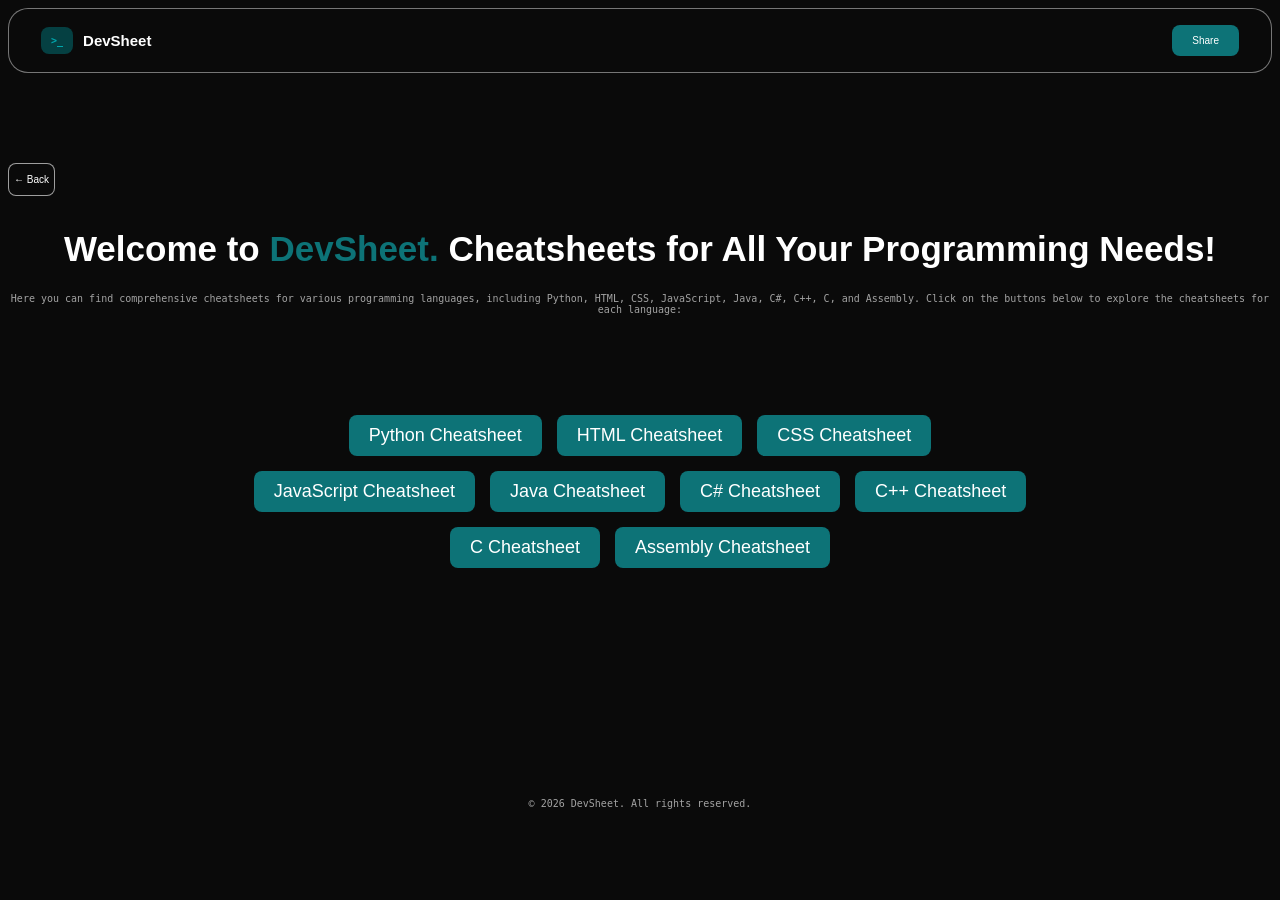
<file: sheatsheet.html>
<!DOCTYPE html>
<html lang="en" dir="ltr"> 
<head>
  <meta charset="UTF-8">
  <meta name="viewport" content="width=device-width, initial-scale=1.0">
  <meta name="description" content="A website for programming languages cheatsheets with favorite features">
  <title>DevSheet</title>
  <link href="https://fonts.googleapis.com/css2?family=Cairo:wght@400;700&display=swap" rel="stylesheet">
  <link rel="stylesheet" href="https://cdnjs.cloudflare.com/ajax/libs/font-awesome/6.0.0-beta3/css/all.min.css">
  <link rel="stylesheet" href="sheatsheet-style.css">
  <link rel="icon" href="download.png" type="image/png">
  <!-- link the js file --- -->
  <script src="node.js"></script>
</head>
<body>
  <header>
    
    
    <div class="logo">
        <div class="logo-icon" onclick="window.location.href='index.html'">&gt;_</div>
        <span class="logo-text" onclick="window.location.href='index.html'">DevSheet</span>
    </div>
        <button class="open-btn" id="openAppBtn" onclick="openApp()">Share </button>

  </header>
  <button class="back-btn" onclick="window.location.href='index.html'">← Back</button>
  <body>
    <!-- the sheatsheets page -->
    <h1>Welcome to <span class="highlight">DevSheet.</span> Cheatsheets for All Your Programming Needs!</h1>
    <p class="description">Here you can find comprehensive cheatsheets for various programming languages, including Python, HTML, CSS, JavaScript, Java, C#, C++, C, and Assembly. Click on
    the buttons below to explore the cheatsheets for each language:</p>
    <div class="cheatsheet-buttons">
        <button class="cheatsheet-btn" onclick="window.location.href='python.html'">Python Cheatsheet</button>
        <button class="cheatsheet-btn" onclick="window.location.href='html.html'">HTML Cheatsheet</button>
        <button class="cheatsheet-btn" onclick="window.location.href='css.html'">CSS Cheatsheet</button>
        <button class="cheatsheet-btn" onclick="window.location.href='js.html'">JavaScript Cheatsheet</button>
        <button class="cheatsheet-btn" onclick="window.location.href='java.html'">Java Cheatsheet</button>
        <button class="cheatsheet-btn" onclick="window.location.href='csharp.html'">C# Cheatsheet</button>
        <button class="cheatsheet-btn" onclick="window.location.href='cpp.html'">C++ Cheatsheet</button>
        <button class="cheatsheet-btn" onclick="window.location.href='c.html'">C Cheatsheet</button>
        <button class="cheatsheet-btn" onclick="window.location.href='assembly.html'">Assembly Cheatsheet</button>
    </div>
  
  </body>
<footer>
  <p>&copy; 2026 DevSheet. All rights reserved.</p>

</footer>
</html>
</file>
<file: style.css>
body {
  font-family: Arial, sans-serif;
  background-color: #0a0a0a;
  color: #ffffff;
}
/* making white border around header */
header {
  display: flex;
  justify-content: space-between;
  align-items: center;
  padding: 16px 32px;
  background-color: #0a0a0a;
  border: 1px solid rgb(225, 225, 225, 0.5);
  border-radius: 20px;
  margin-bottom: 20vh;
  
}
h4 {
  color: #636363;
  font-size: 11px;
  text-align: center;
  background-color: #1d1d1d;
  border-radius: 20px;
  width: 250px;
  padding: 1px;
  margin: 0 auto;
  animation: fadeInUp 1s ease-out;
}

.logo {
  display: flex;
  align-items: center;
  gap: 10px;
  width: 10px;
  height: 10px;
  
}

.logo-icon {
  background-color: #007c807a;
  color: rgb(1, 166, 172);
  font-family: monospace;
  font-weight: bold;
  font-size: 10px;
  padding: 8px 10px;
  border-radius: 8px;
}
.logo img{

  width: 40px;
  height: 40px;
}

.logo-text {
  color: white;
  font-size: 15px;
  font-weight: bold;
}

.open-btn {
  background-color: #0d7377;
  color: white;
  border: none;
  padding: 10px 20px;
  border-radius: 8px;
  cursor: pointer;
  font-size: 10px;
}
h2 {
  color: #ffffff;
  font-size: 35px;
  text-align: center;
  animation: fadeInUp 1s ease-out;
}

.highlight {
  color: #0d7377;
}
.go-to-sheets-btn {
  display: block;
  margin: 10px auto;
  padding: 12px 24px;
  background-color: #0d7377;
  color: white;
  border: none;
  border-radius: 8px;
  cursor: pointer;
  font-size: 18px;
  animation: fadeInUp 1.5s ease-out;
  margin-bottom: 2vh;
}
.fav-btn {
  display: block;
  margin: 10px auto;
  padding: 12px 24px;
  background-color: #c53838;
  color: white;
  border: none;
  border-radius: 8px;
  cursor: pointer;
  font-size: 18px;
  animation: fadeInUp 1.5s ease-out;
  margin-bottom: 10vh;
}
.features {
  display: flex;
  justify-content: center;
  gap: 20px;
  margin-top: 40px;
}
.feature-card {
  background-color: #1d1d1d;
  border: 1px solid rgb(225, 225, 225, 0.5);
  border-radius: 12px;
  padding: 20px;
  width: 250px;
  margin: 5px;
  animation: fadeInUp 3s ease-out;
}

.feature h3 {
  color: #0d7377;
  font-size: 18px;
  margin-bottom: 10px;
}
.feature p {
  color: #636363;
  font-size: 14px;
}


footer {
  text-align: center;
  padding: 20px;
  background-color: #0a0a0a;
  color: #636363;
  font-size: 12px;
  margin-top: 200px;
}

@media (max-width: 768px) {
  .features {
    flex-direction: column;
    align-items: center;
  }
}

@keyframes fadeInUp {
    0% {
      opacity: 0;
      transform: translatey(20px);
    }
    100% {
      opacity: 1;
      transform: translatey(0);
    }
  }
</file>
<file: python.css>
body {
  font-family: Arial, sans-serif;
  background-color: #0a0a0a;
  color: #ffffff;
}
/* making white border around header */
header {
  display: flex;
  justify-content: space-between;
  align-items: center;
  padding: 16px 32px;
  background-color: #0a0a0a;
  border: 1px solid rgb(225, 225, 225, 0.5);
  border-radius: 20px;
  margin-bottom: 2vh;
  
}

.logo {
  display: flex;
  align-items: center;
  gap: 10px;
  width: 10px;
  height: 10px;
  
}

.logo-icon {
  background-color: #007c807a;
  color: rgb(1, 166, 172);
  font-family: monospace;
  font-weight: bold;
  font-size: 10px;
  padding: 8px 10px;
  border-radius: 8px;
}
.logo img{

  width: 40px;
  height: 40px;
}

.logo-text {
  color: white;
  font-size: 15px;
  font-weight: bold;
}

.open-btn {
  background-color: #0d7377;
  color: white;
  border: none;
  padding: 10px 20px;
  border-radius: 8px;
  cursor: pointer;
  font-size: 10px;
  
}

/* returning to last page button */
.back-btn {

  border: 1px solid rgba(255, 255, 255, 0.603);
  background-color: #0a0a0a;
  color: white;
  padding: 10px 5px ;
  border-radius: 8px;
  cursor: pointer;
  font-size: 10px;
  margin-bottom: 10px;
  margin-left: 20px;
}

/* Search bar */
#search-bar {
  margin-left: 20px;
  margin-bottom: 20px;
  padding: 10px 15px;
  border: 1px solid rgba(255, 255, 255, 0.5);
  border-radius: 8px;
  background-color: #0a0a0a;
  color: white;
  font-size: 14px;
  width: 250px;
  outline: none;
  transition: border-color 0.3s ease;
}

#search-bar:focus {
  border-color: #0d7377;
}

h2 {
  color: #ffffff;
  font-size: 28px;
  text-align: center;
  margin: 20px 0;
  color: #d4d4d4;
}

/* Cards container */
.cards-container {
  display: grid;
  grid-template-columns: repeat(auto-fit, minmax(300px, 1fr));
  gap: 20px;
  padding: 20px;
  max-width: 1200px;
  margin: 0 auto;
}

/* Individual card */
.card {
  background: linear-gradient(135deg, #000000 0%, #111111 100%);
  border: 1px solid rgba(255, 255, 255, 0.5);
  border-radius: 16px;
  padding: 24px;
  transition: all 0.3s ease;
  box-shadow: 0 4px 20px rgba(0, 0, 0, 0.3);
  position: relative;
  overflow: hidden;
}

.card::before {
  content: '';
  position: absolute;
  top: 0;
  left: 0;
  right: 0;
  height: 2px;
  background: linear-gradient(90deg, #0d7377, #00a8ad);
  opacity: 0;
  transition: opacity 0.3s ease;
}

.card:hover {
  transform: translateY(-8px) scale(1.02);
  box-shadow: 0 12px 40px rgba(13, 115, 119, 0.4);
  border-color: #0d7377;
}

.card:hover::before {
  opacity: 1;
}

.card h3 {
  color: #ffffff81;
  font-size: 18px;
  margin-bottom: 10px;
  border-bottom: 1px solid rgba(255, 255, 255, 0.3);
  padding-bottom: 5px;
}

.card p {
  color: #ffffff;
  font-size: 14px;
  margin-bottom: 15px;
  line-height: 1.4;
}

.card code {
  background-color: #cccccc00;
  padding: 2px 6px;
  border-radius: 4px;
  font-family: 'Courier New', monospace;
  color: #ffffff;
}

/* Copy button */
.copy-btn {
  background-color: #0d7377;
  color: white;
  border: none;
  padding: 8px 16px;
  border-radius: 6px;
  cursor: pointer;
  font-size: 12px;
  transition: background-color 0.2s ease;
}

.copy-btn:hover {
  background-color: #0a5a5c;
}

/* Favorite button */
.favorite-btn {
  position: absolute;
  top: 12px;
  right: 12px;
  background-color: transparent;
  color: #ffffff81;
  border: none;
  font-size: 24px;
  cursor: pointer;
  transition: color 0.3s ease;
  padding: 0;
  width: 30px;
  height: 30px;
  display: flex;
  align-items: center;
  justify-content: center;
}

.favorite-btn:hover {
  color: #0d7377;
}

.favorite-btn.favorited {
  color: #ff6b6b;
}

/* Responsive design */
@media (max-width: 768px) {
  .cards-container {
    grid-template-columns: 1fr;
    padding: 10px;
  }
  
  .card {
    padding: 15px;
  }
  
  h2 {
    font-size: 24px;
  }
}



footer {
  text-align: center;
  padding: 20px;
  background-color: #0a0a0a;
  color: #636363;
  font-size: 12px;
  margin-top: 40px;
}
@keyframes fadeInUp {
    0% {
      opacity: 0;
      transform: translatey(20px);
    }
    100% {
      opacity: 1;
      transform: translatey(0);
    }
  }

@keyframes fadeIn {
  from { opacity: 0; }
  to { opacity: 1; }
}

@keyframes fadeOut {
  from { opacity: 1; }
  to { opacity: 0; }
}
</file>
<file: sheatsheet-style.css>
body {
  font-family: Arial, sans-serif;
  background-color: #0a0a0a;
  color: #ffffff;
}
/* making white border around header */
header {
  display: flex;
  justify-content: space-between;
  align-items: center;
  padding: 16px 32px;
  background-color: #0a0a0a;
  border: 1px solid rgb(225, 225, 225, 0.5);
  border-radius: 20px;
  margin-bottom: 10vh;
  
}
.back-btn {

  border: 1px solid rgba(255, 255, 255, 0.603);
  background-color: #0a0a0a;
  color: white;
  padding: 10px 5px ;
  border-radius: 8px;
  cursor: pointer;
  font-size: 10px;
  margin-bottom: 10px;

  
}

h4 {
  color: #636363;
  font-size: 11px;
  text-align: center;
  background-color: #1d1d1d;
  border-radius: 20px;
  width: 250px;
  padding: 1px;
  margin: 0 auto;
  animation: fadeInUp 1s ease-out;
}

.logo {
  display: flex;
  align-items: center;
  gap: 10px;
  width: 10px;
  height: 10px;
  
}

.logo-icon {
  background-color: #007c807a;
  color: rgb(1, 166, 172);
  font-family: monospace;
  font-weight: bold;
  font-size: 10px;
  padding: 8px 10px;
  border-radius: 8px;
}
.logo img{

  width: 40px;
  height: 40px;
}

.logo-text {
  color: white;
  font-size: 15px;
  font-weight: bold;
}

.open-btn {
  background-color: #0d7377;
  color: white;
  border: none;
  padding: 10px 20px;
  border-radius: 8px;
  cursor: pointer;
  font-size: 10px;
}
h1 {
  color: #ffffff;
  font-size: 35px;
  text-align: center;
  animation: fadeInUp 1s ease-out;
}

.highlight {
  color: #0d7377;
}
/* making white border around header */
p {
  color: #ffffff9f;
  font-size: 10px;
  font-family: monospace;
  text-align: center;
  animation: fadeInUp 1s ease-out;
}
.description {
  margin-bottom: 100px;
}

.cheatsheet-btn {
  background-color: #0d7377;
  color: white;
  border: none;
  padding: 10px 20px;
  border-radius: 8px;
  cursor: pointer;
  font-size: 18px;
  animation: fadeInUp 1.5s ease-out;
}
.cheatsheet-buttons {
  display: flex;
  flex-wrap: wrap;
  justify-content: center;
  gap: 15px;
  max-width: 800px;
  margin: 0 auto;
}



footer {
  text-align: center;
  padding: 20px;
  background-color: #0a0a0a;
  color: #636363;
  font-size: 12px;
  margin-top: 200px;
}
@keyframes fadeInUp {
    0% {
      opacity: 0;
      transform: translatey(20px);
    }
    100% {
      opacity: 1;
      transform: translatey(0);
    }
  }
</file>
